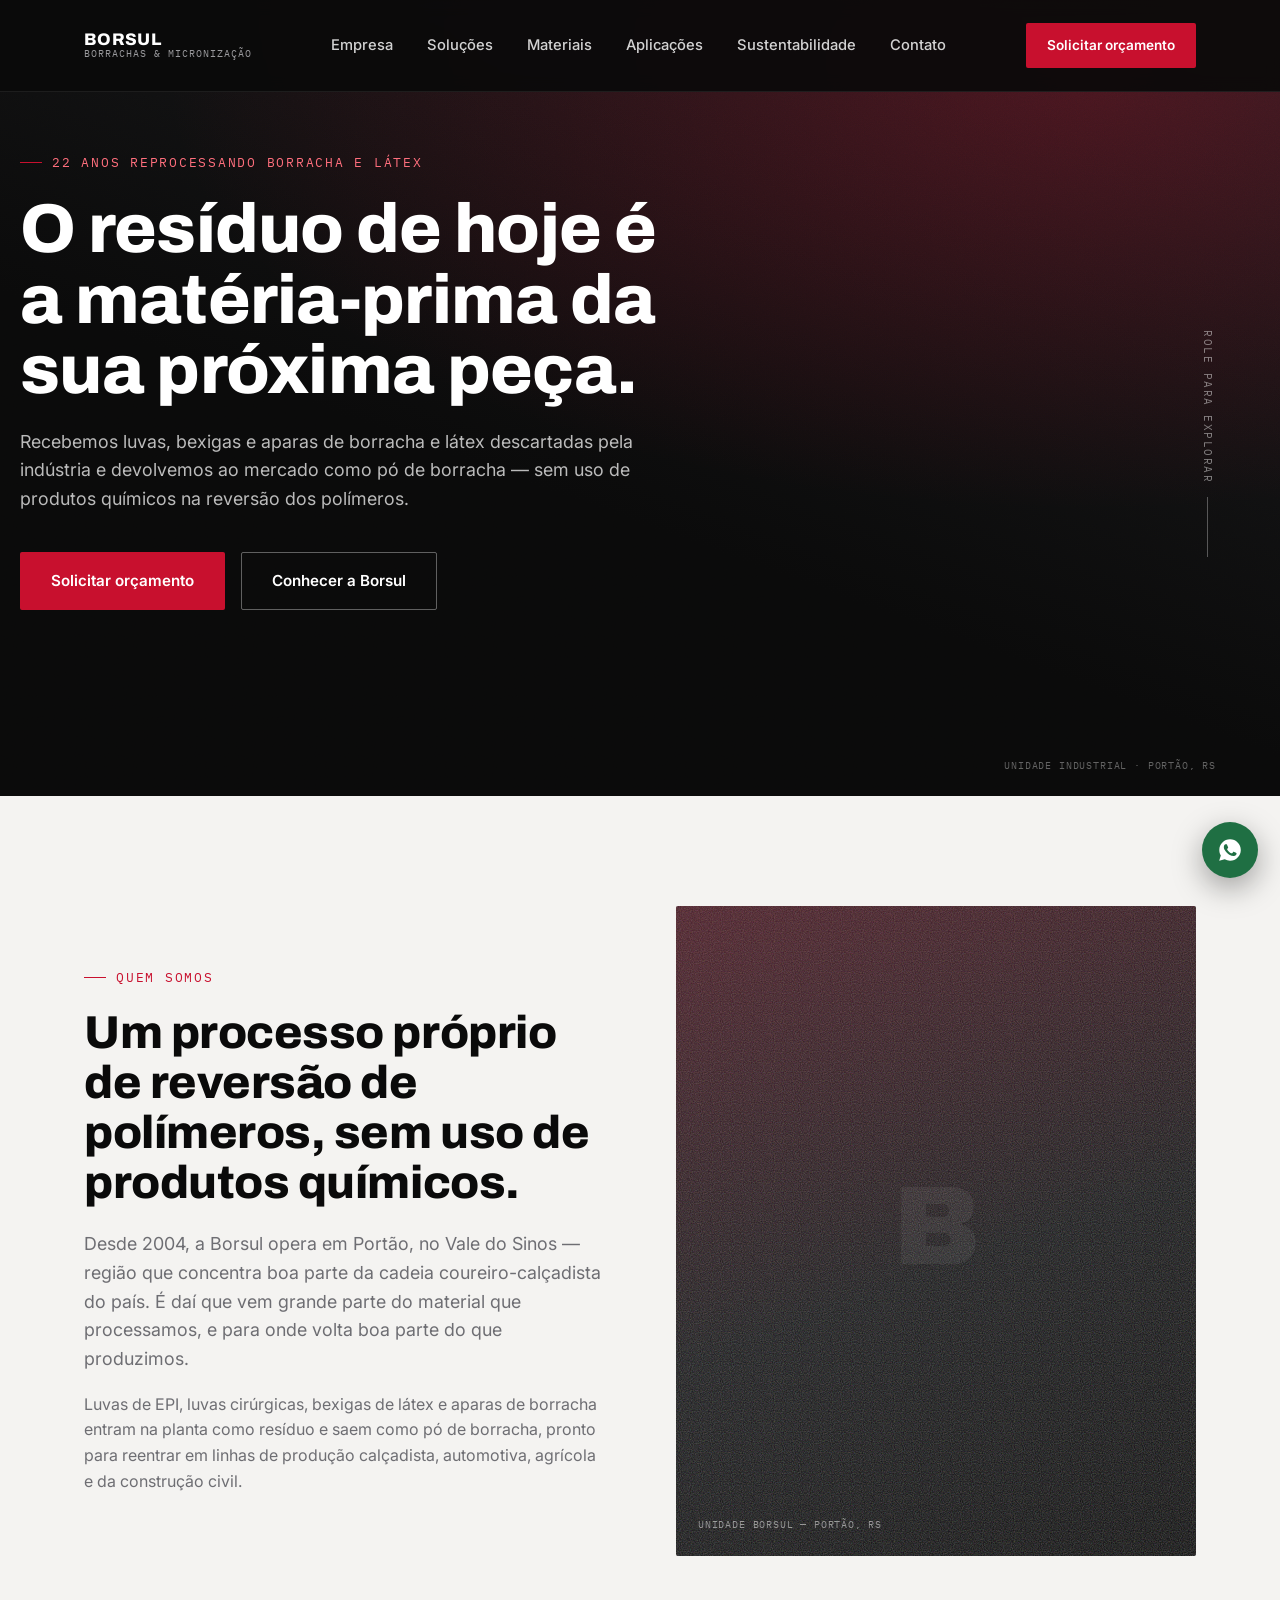
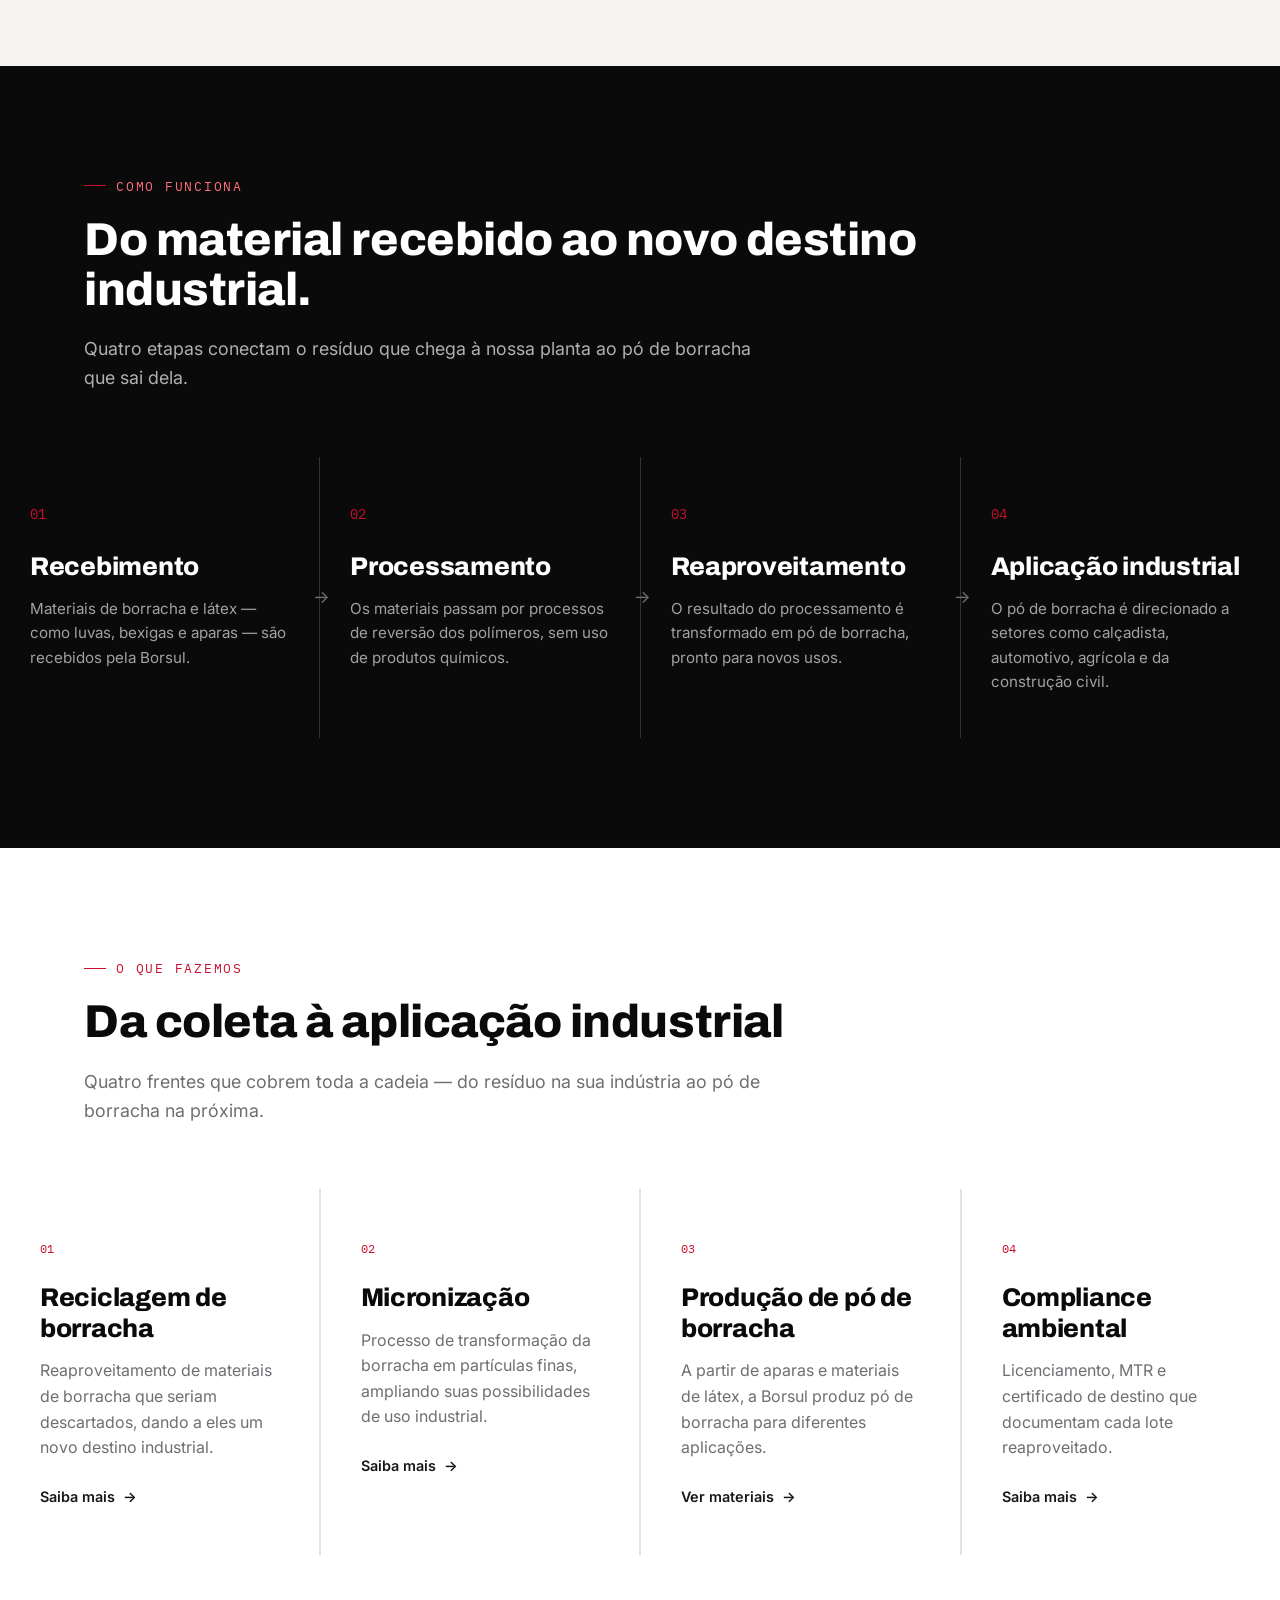
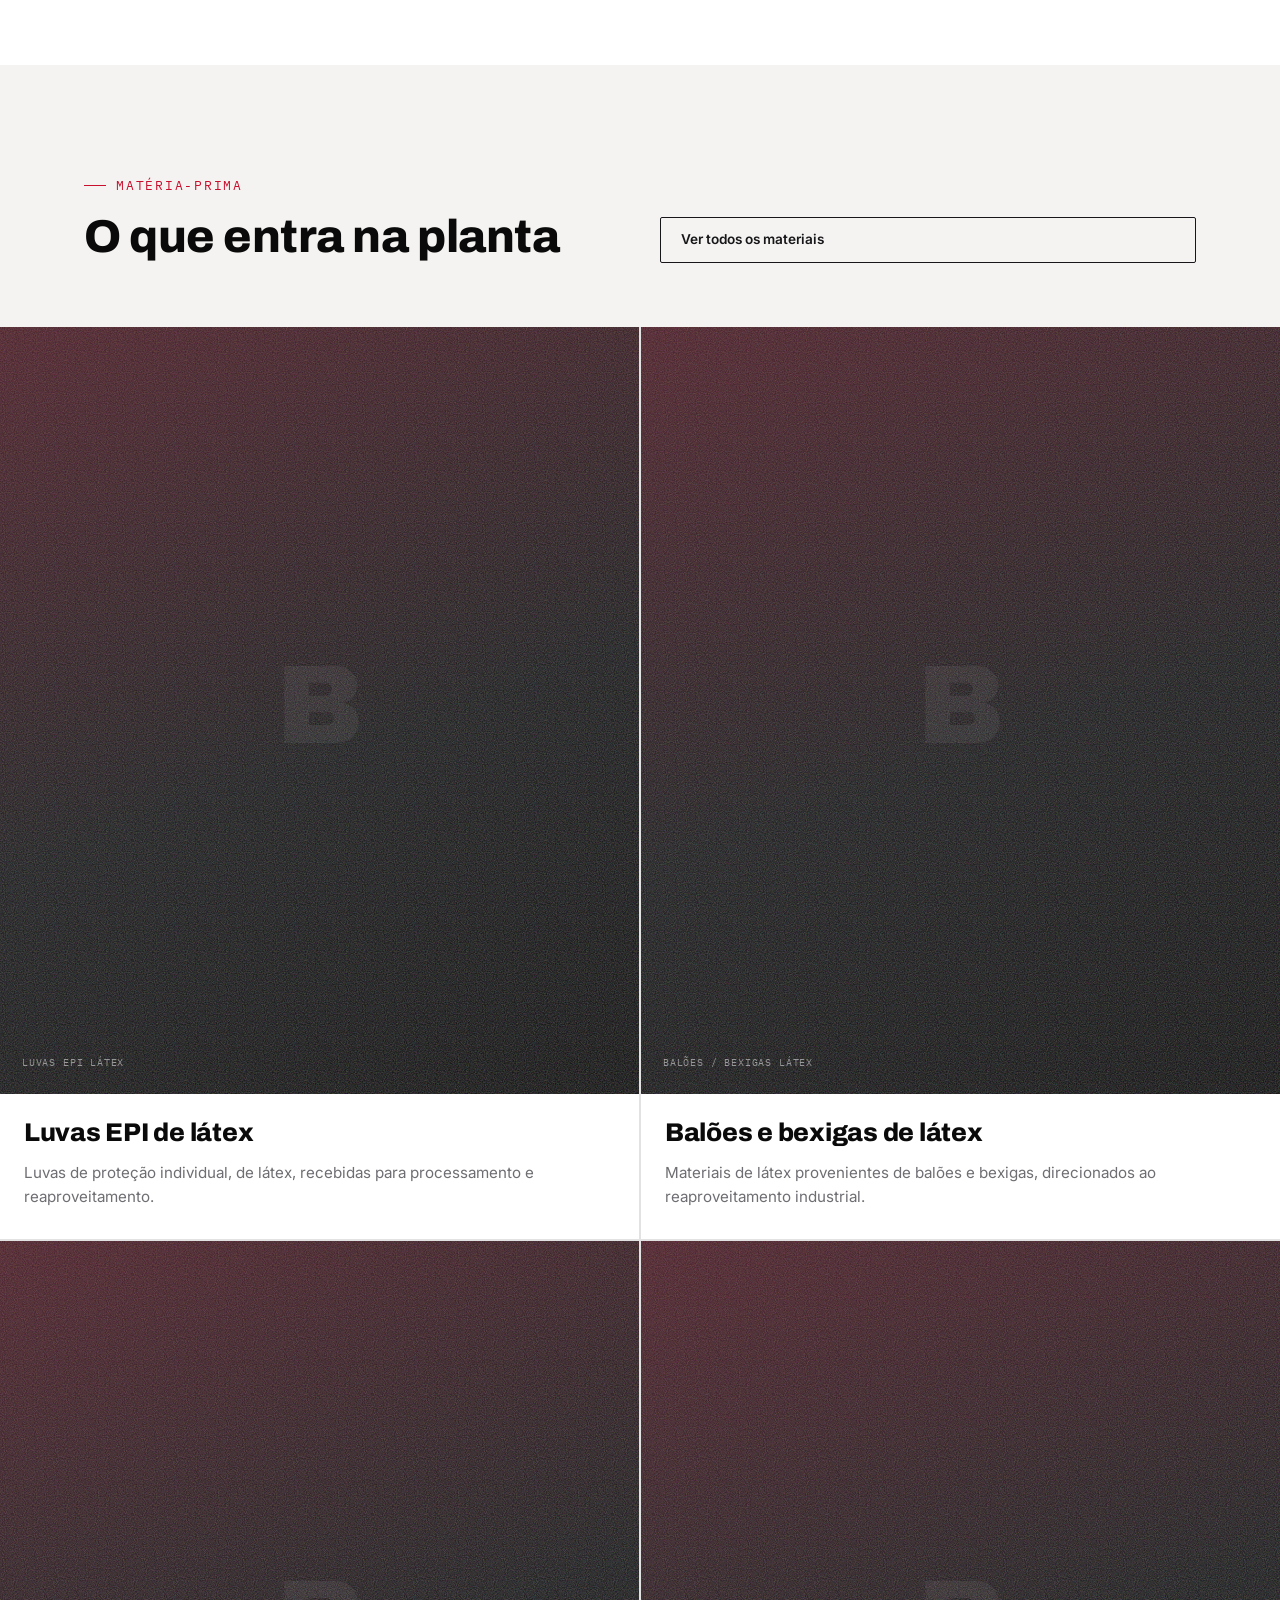
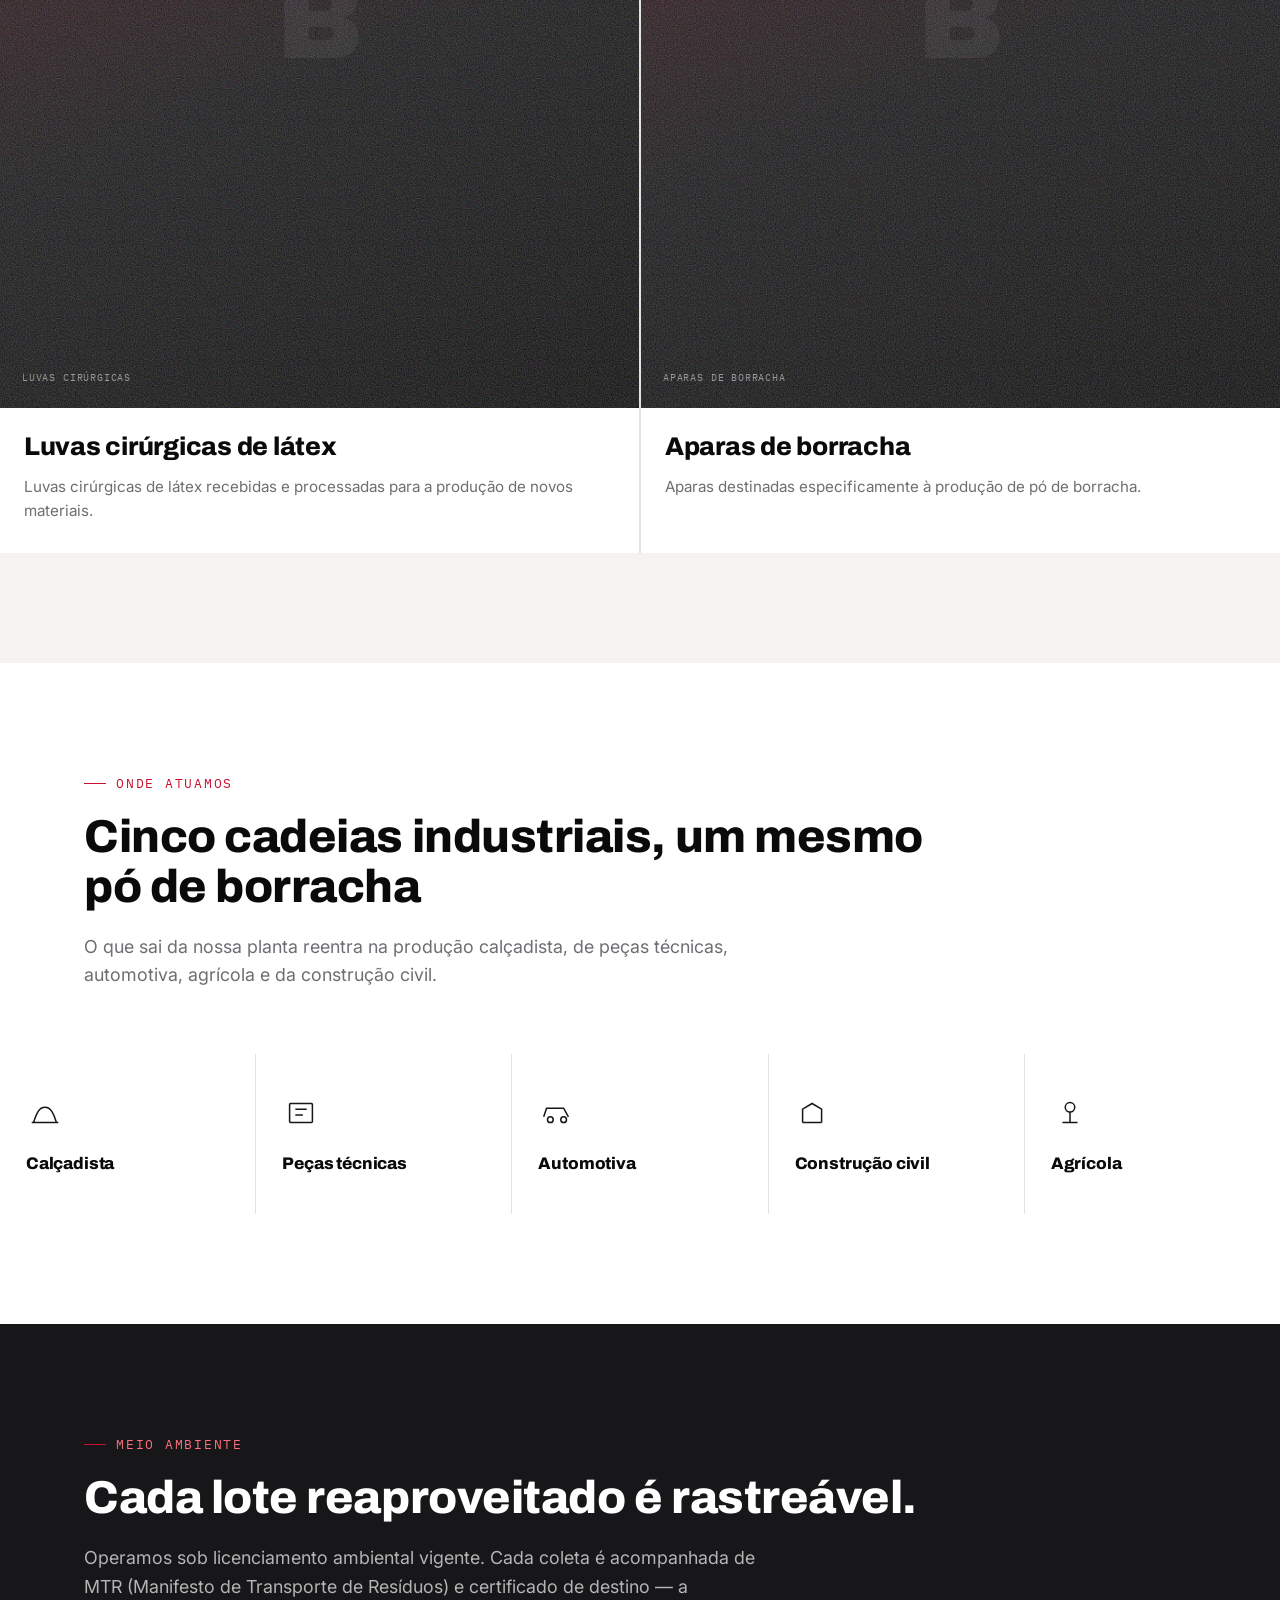
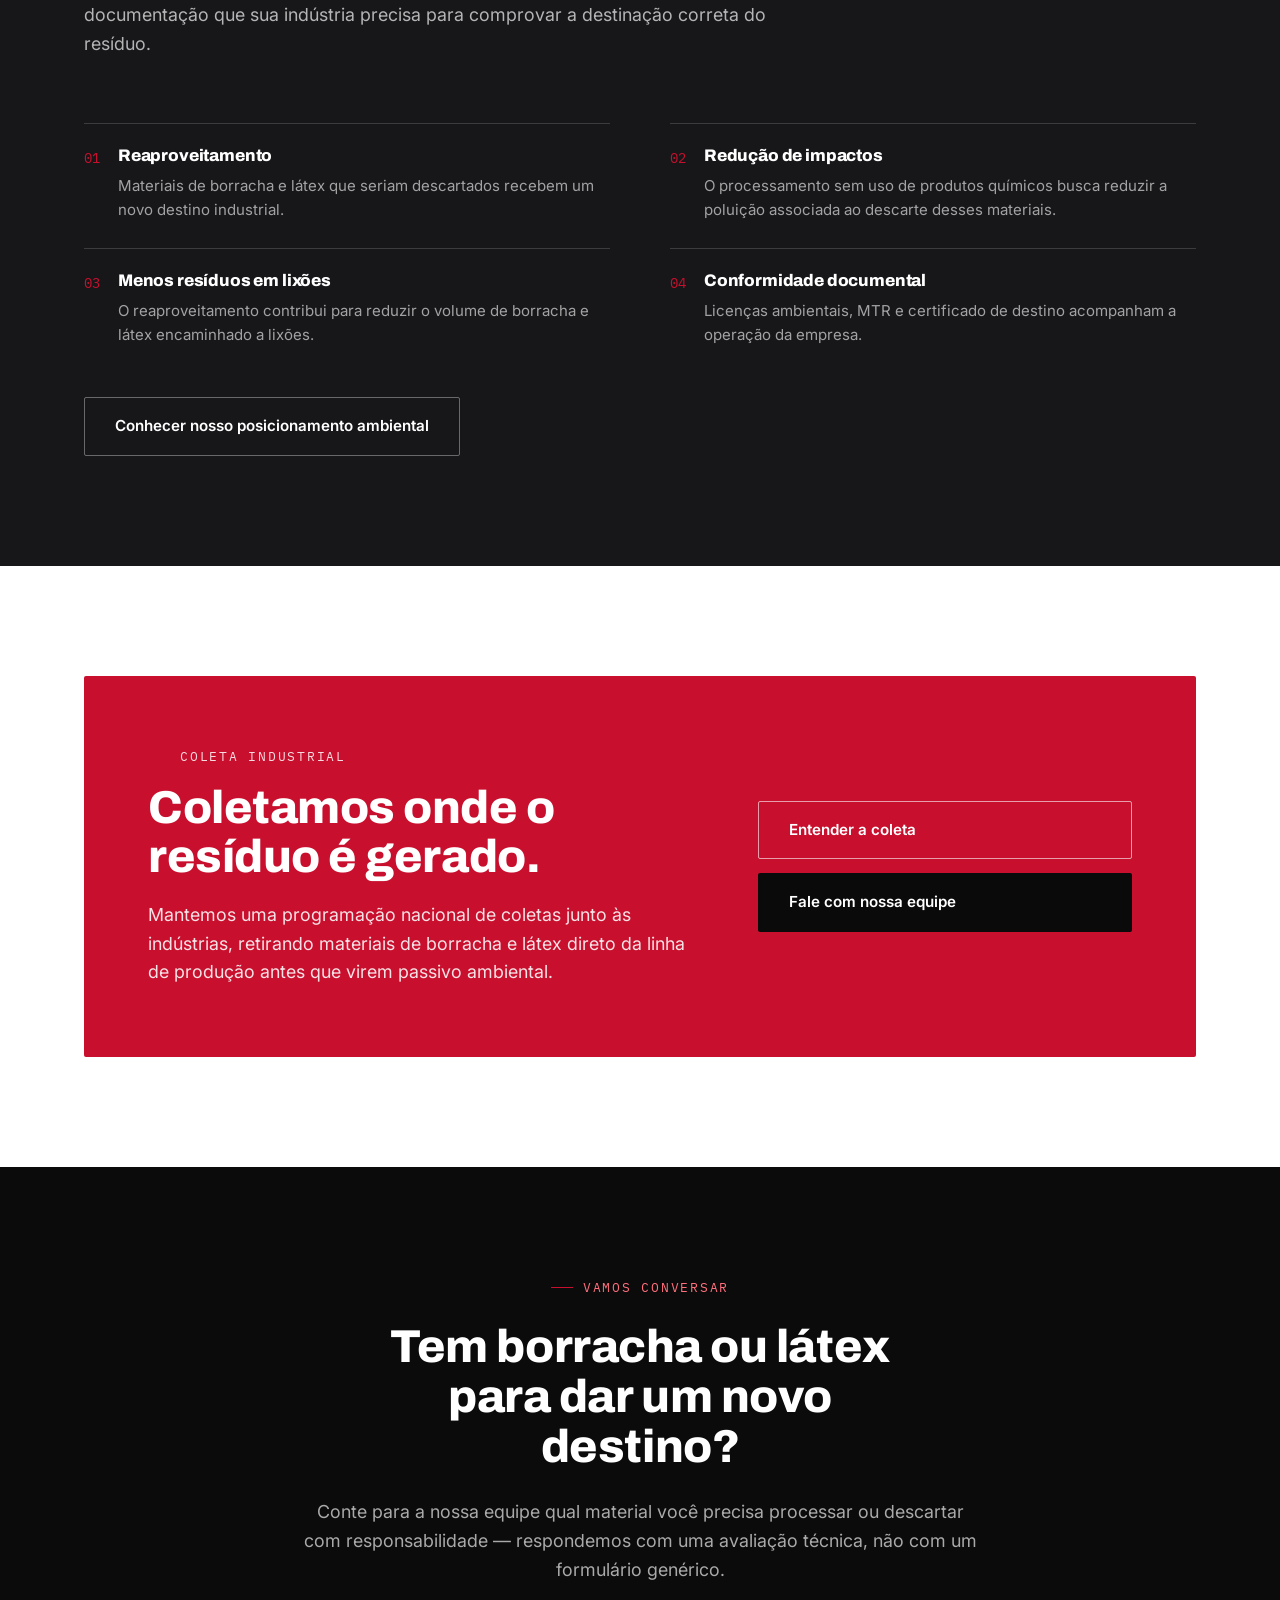
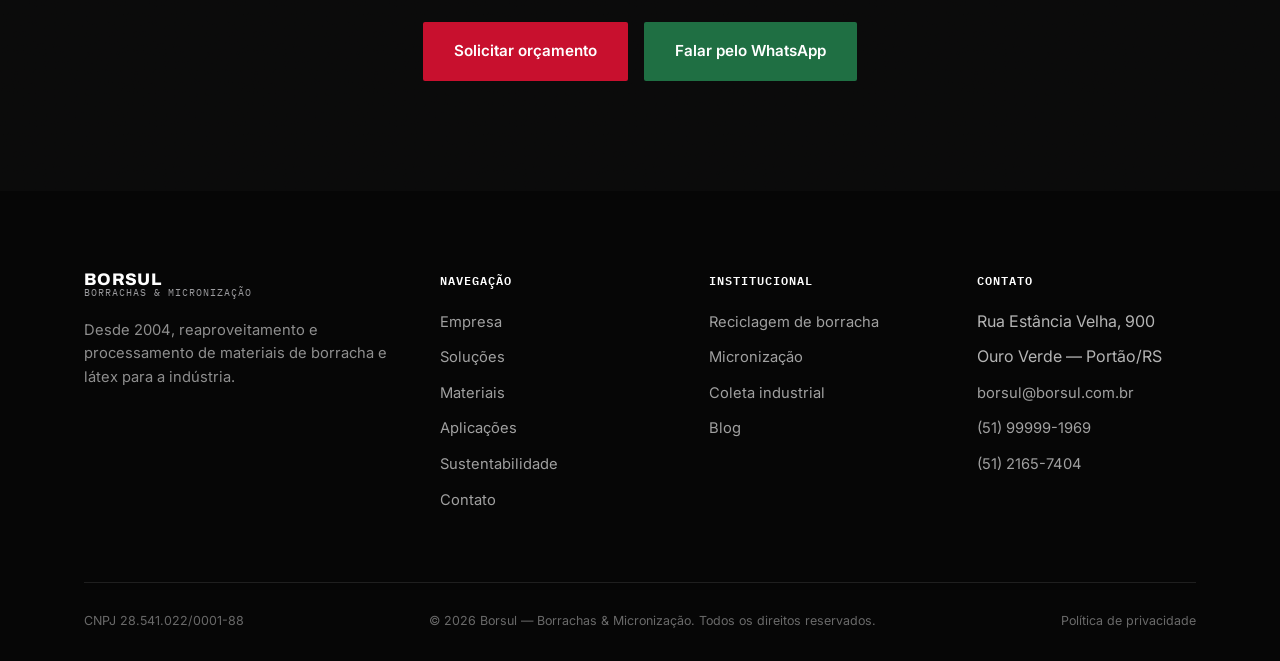
<file: index.html>
<!DOCTYPE html>
<html lang="pt-BR">
<head>
<meta charset="UTF-8">
<meta name="viewport" content="width=device-width, initial-scale=1.0">
<title>Borsul — Reciclagem e Micronização de Borracha para a Indústria</title>
<meta name="description" content="A Borsul atua desde 2004 no reaproveitamento e processamento de materiais de borracha e látex, produzindo pó de borracha para os setores calçadista, automotivo, agrícola e da construção civil.">
<link rel="canonical" href="https://www.borsul.com.br/">
<meta property="og:type" content="website">
<meta property="og:title" content="Borsul — Reciclagem e Micronização de Borracha para a Indústria">
<meta property="og:description" content="Reaproveitamento e processamento de materiais de borracha e látex desde 2004. Micronização, produção de pó de borracha e coleta industrial.">
<meta property="og:url" content="https://www.borsul.com.br/">
<meta property="og:locale" content="pt_BR">
<meta name="twitter:card" content="summary_large_image">
<meta name="twitter:title" content="Borsul — Reciclagem e Micronização de Borracha para a Indústria">
<meta name="twitter:description" content="Reaproveitamento e processamento de materiais de borracha e látex desde 2004.">
<link rel="preconnect" href="https://fonts.googleapis.com">
<link rel="preconnect" href="https://fonts.gstatic.com" crossorigin>
<link href="https://fonts.googleapis.com/css2?family=Archivo:wght@700;800;900&family=Inter:wght@400;500;600;700&family=IBM+Plex+Mono:wght@500;600&display=swap" rel="stylesheet">
<link rel="stylesheet" href="assets/css/style.css">
<script type="application/ld+json">
{
  "@context": "https://schema.org",
  "@type": "Organization",
  "name": "Borsul",
  "alternateName": "Borsul Borrachas & Micronização",
  "url": "https://www.borsul.com.br/",
  "logo": "https://www.borsul.com.br/assets/images/logo.png",
  "foundingDate": "2004",
  "email": "borsul@borsul.com.br",
  "telephone": ["+55-51-99999-1969", "+55-51-2165-7404"],
  "address": {
    "@type": "PostalAddress",
    "streetAddress": "Rua Estância Velha, 900, Ouro Verde",
    "addressLocality": "Portão",
    "addressRegion": "RS",
    "addressCountry": "BR"
  }
}
</script>
</head>
<body>

<header class="site-header">
  <div class="container">
    <a href="/" class="brand">
      <!-- Quando o logotipo oficial estiver disponível, substituir por:
           <img src="assets/images/logo.png" alt="Borsul – Borrachas & Micronização" class="brand-mark-img"> -->
      <span class="brand-name">
        <strong class="text-danger">BORSUL</strong>
        <span>borrachas &amp; micronização</span>
      </span>
    </a>
    <nav class="main-nav" aria-label="Navegação principal">
      <a href="empresa/" aria-current="false">Empresa</a>
      <a href="#solucoes">Soluções</a>
      <a href="materiais/">Materiais</a>
      <a href="aplicacoes/">Aplicações</a>
      <a href="sustentabilidade/">Sustentabilidade</a>
      <a href="contato/">Contato</a>
    </nav>
    <div class="header-actions">
      <a href="contato/" class="btn btn-primary btn-sm">Solicitar orçamento</a>
      <button class="hamburger" aria-label="Abrir menu" aria-expanded="false">
        <span></span><span></span><span></span>
      </button>
    </div>
  </div>
</header>

<nav class="mobile-nav" aria-label="Navegação mobile">
  <div class="container">
    <ul>
      <li><a href="empresa/">Empresa</a></li>
      <li><a href="#solucoes">Soluções</a></li>
      <li><a href="materiais/">Materiais</a></li>
      <li><a href="aplicacoes/">Aplicações</a></li>
      <li><a href="sustentabilidade/">Sustentabilidade</a></li>
      <li><a href="contato/">Contato</a></li>
    </ul>
    <a href="contato/" class="btn btn-primary">Solicitar orçamento</a>
  </div>
</nav>

<main id="main">

  <!-- 01 · HERO -->
  <section class="hero">
    <!-- Fotografia real da planta industrial de Portão/RS a inserir aqui (ver README) -->
    <div class="hero-media" aria-hidden="true">
      <span class="plate-tag">Unidade industrial · Portão, RS</span>
    </div>
    <div class="container hero-content">
      <span class="eyebrow on-dark">22 anos reprocessando borracha e látex</span>
      <h1>O resíduo de hoje é a matéria-prima da sua próxima peça.</h1>
      <p class="lede">Recebemos luvas, bexigas e aparas de borracha e látex descartadas pela indústria e devolvemos ao mercado como pó de borracha — sem uso de produtos químicos na reversão dos polímeros.</p>
      <div class="hero-actions">
        <a href="contato/" class="btn btn-primary">Solicitar orçamento</a>
        <a href="empresa/" class="btn btn-ghost-dark">Conhecer a Borsul</a>
      </div>
    </div>
    <span class="hero-scroll">Role para explorar</span>
  </section>

  <!-- 02 · APRESENTAÇÃO -->
  <section class="section-paper">
    <div class="container split reveal">
      <div class="split-text">
        <span class="eyebrow">Quem somos</span>
        <h2 style="margin-top:22px;">Um processo próprio de reversão de polímeros, sem uso de produtos químicos.</h2>
        <p class="lede">Desde 2004, a Borsul opera em Portão, no Vale do Sinos — região que concentra boa parte da cadeia coureiro-calçadista do país. É daí que vem grande parte do material que processamos, e para onde volta boa parte do que produzimos.</p>
        <p style="margin-top:18px; color:var(--gray-600);">Luvas de EPI, luvas cirúrgicas, bexigas de látex e aparas de borracha entram na planta como resíduo e saem como pó de borracha, pronto para reentrar em linhas de produção calçadista, automotiva, agrícola e da construção civil.</p>
      </div>
      <div class="split-media">
        <!-- Substituir por fotografia da planta / linha de produção (ver README §2) -->
        <div class="media-placeholder">
          <span class="placeholder-label">Unidade Borsul — Portão, RS</span>
        </div>
      </div>
    </div>
  </section>

  <!-- 03 · PROCESSO -->
  <section class="section-dark">
    <div class="container">
      <div class="section-head reveal">
        <span class="eyebrow on-dark">Como funciona</span>
        <h2>Do material recebido ao novo destino industrial.</h2>
        <p class="lede">Quatro etapas conectam o resíduo que chega à nossa planta ao pó de borracha que sai dela.</p>
      </div>
    </div>
    <div class="process-list reveal">
      <div class="process-step">
        <span class="step-index">01</span>
        <h3>Recebimento</h3>
        <p>Materiais de borracha e látex — como luvas, bexigas e aparas — são recebidos pela Borsul.</p>
      </div>
      <div class="process-step">
        <span class="step-index">02</span>
        <h3>Processamento</h3>
        <p>Os materiais passam por processos de reversão dos polímeros, sem uso de produtos químicos.</p>
      </div>
      <div class="process-step">
        <span class="step-index">03</span>
        <h3>Reaproveitamento</h3>
        <p>O resultado do processamento é transformado em pó de borracha, pronto para novos usos.</p>
      </div>
      <div class="process-step">
        <span class="step-index">04</span>
        <h3>Aplicação industrial</h3>
        <p>O pó de borracha é direcionado a setores como calçadista, automotivo, agrícola e da construção civil.</p>
      </div>
    </div>
  </section>

  <!-- 10 · SOLUÇÕES -->
  <section id="solucoes">
    <div class="container">
      <div class="section-head reveal">
        <span class="eyebrow">O que fazemos</span>
        <h2>Da coleta à aplicação industrial</h2>
        <p class="lede">Quatro frentes que cobrem toda a cadeia — do resíduo na sua indústria ao pó de borracha na próxima.</p>
      </div>
    </div>
    <div class="card-grid cols-4 reveal">
      <a href="reciclagem-de-borracha/" class="solution-card">
        <span class="num-tag">01</span>
        <h3>Reciclagem de borracha</h3>
        <p>Reaproveitamento de materiais de borracha que seriam descartados, dando a eles um novo destino industrial.</p>
        <span class="card-link">Saiba mais</span>
      </a>
      <a href="micronizacao-de-borracha/" class="solution-card">
        <span class="num-tag">02</span>
        <h3>Micronização</h3>
        <p>Processo de transformação da borracha em partículas finas, ampliando suas possibilidades de uso industrial.</p>
        <span class="card-link">Saiba mais</span>
      </a>
      <a href="materiais/" class="solution-card">
        <span class="num-tag">03</span>
        <h3>Produção de pó de borracha</h3>
        <p>A partir de aparas e materiais de látex, a Borsul produz pó de borracha para diferentes aplicações.</p>
        <span class="card-link">Ver materiais</span>
      </a>
      <a href="sustentabilidade/" class="solution-card">
        <span class="num-tag">04</span>
        <h3>Compliance ambiental</h3>
        <p>Licenciamento, MTR e certificado de destino que documentam cada lote reaproveitado.</p>
        <span class="card-link">Saiba mais</span>
      </a>
    </div>
  </section>

  <!-- 11 · MATERIAIS -->
  <section class="section-paper">
    <div class="container">
      <div class="section-head split reveal">
        <div>
          <span class="eyebrow">Matéria-prima</span>
          <h2 style="margin-top:18px;">O que entra na planta</h2>
        </div>
        <a href="materiais/" class="btn btn-ghost-light btn-sm">Ver todos os materiais</a>
      </div>
    </div>
    <div class="card-grid reveal">
      <div class="material-card">
        <div class="material-media"><div class="media-placeholder"><span class="placeholder-label">Luvas EPI látex</span></div></div>
        <h3>Luvas EPI de látex</h3>
        <p>Luvas de proteção individual, de látex, recebidas para processamento e reaproveitamento.</p>
      </div>
      <div class="material-card">
        <div class="material-media"><div class="media-placeholder"><span class="placeholder-label">Balões / bexigas látex</span></div></div>
        <h3>Balões e bexigas de látex</h3>
        <p>Materiais de látex provenientes de balões e bexigas, direcionados ao reaproveitamento industrial.</p>
      </div>
      <div class="material-card">
        <div class="material-media"><div class="media-placeholder"><span class="placeholder-label">Luvas cirúrgicas</span></div></div>
        <h3>Luvas cirúrgicas de látex</h3>
        <p>Luvas cirúrgicas de látex recebidas e processadas para a produção de novos materiais.</p>
      </div>
      <div class="material-card">
        <div class="material-media"><div class="media-placeholder"><span class="placeholder-label">Aparas de borracha</span></div></div>
        <h3>Aparas de borracha</h3>
        <p>Aparas destinadas especificamente à produção de pó de borracha.</p>
      </div>
    </div>
  </section>

  <!-- 12 · ÁREAS DE ATUAÇÃO -->
  <section>
    <div class="container">
      <div class="section-head reveal">
        <span class="eyebrow">Onde atuamos</span>
        <h2>Cinco cadeias industriais, um mesmo pó de borracha</h2>
        <p class="lede">O que sai da nossa planta reentra na produção calçadista, de peças técnicas, automotiva, agrícola e da construção civil.</p>
      </div>
    </div>
    <div class="industry-grid reveal">
      <a href="aplicacoes/" class="industry-tile">
        <svg class="tile-icon" viewBox="0 0 40 40" fill="none" stroke="currentColor" stroke-width="1.6"><path d="M8 30c3-10 6-16 12-16s9 6 12 16"/><path d="M6 30h28"/></svg>
        <h3>Calçadista</h3>
      </a>
      <a href="aplicacoes/" class="industry-tile">
        <svg class="tile-icon" viewBox="0 0 40 40" fill="none" stroke="currentColor" stroke-width="1.6"><rect x="8" y="10" width="24" height="20" rx="1"/><path d="M14 16h12M14 22h8"/></svg>
        <h3>Peças técnicas</h3>
      </a>
      <a href="aplicacoes/" class="industry-tile">
        <svg class="tile-icon" viewBox="0 0 40 40" fill="none" stroke="currentColor" stroke-width="1.6"><path d="M6 24l3-9h18l5 9"/><circle cx="13" cy="27" r="3"/><circle cx="27" cy="27" r="3"/></svg>
        <h3>Automotiva</h3>
      </a>
      <a href="aplicacoes/" class="industry-tile">
        <svg class="tile-icon" viewBox="0 0 40 40" fill="none" stroke="currentColor" stroke-width="1.6"><path d="M8 30V16l10-6 10 6v14"/><path d="M8 30h20"/></svg>
        <h3>Construção civil</h3>
      </a>
      <a href="aplicacoes/" class="industry-tile">
        <svg class="tile-icon" viewBox="0 0 40 40" fill="none" stroke="currentColor" stroke-width="1.6"><circle cx="20" cy="14" r="5"/><path d="M20 19v11M12 30h16"/></svg>
        <h3>Agrícola</h3>
      </a>
    </div>
  </section>

  <!-- 13 · SUSTENTABILIDADE -->
  <section class="section-graphite">
    <div class="container">
      <div class="section-head reveal">
        <span class="eyebrow on-dark">Meio ambiente</span>
        <h2>Cada lote reaproveitado é rastreável.</h2>
        <p class="lede">Operamos sob licenciamento ambiental vigente. Cada coleta é acompanhada de MTR (Manifesto de Transporte de Resíduos) e certificado de destino — a documentação que sua indústria precisa para comprovar a destinação correta do resíduo.</p>
      </div>
      <div class="sustain-points reveal">
        <div class="sustain-point">
          <span class="p-index">01</span>
          <div><h3>Reaproveitamento</h3><p>Materiais de borracha e látex que seriam descartados recebem um novo destino industrial.</p></div>
        </div>
        <div class="sustain-point">
          <span class="p-index">02</span>
          <div><h3>Redução de impactos</h3><p>O processamento sem uso de produtos químicos busca reduzir a poluição associada ao descarte desses materiais.</p></div>
        </div>
        <div class="sustain-point">
          <span class="p-index">03</span>
          <div><h3>Menos resíduos em lixões</h3><p>O reaproveitamento contribui para reduzir o volume de borracha e látex encaminhado a lixões.</p></div>
        </div>
        <div class="sustain-point">
          <span class="p-index">04</span>
          <div><h3>Conformidade documental</h3><p>Licenças ambientais, MTR e certificado de destino acompanham a operação da empresa.</p></div>
        </div>
      </div>
      <a href="sustentabilidade/" class="btn btn-ghost-dark reveal" style="margin-top:50px;">Conhecer nosso posicionamento ambiental</a>
    </div>
  </section>

  <!-- 14 · COLETA -->
  <section>
    <div class="container">
      <div class="collect-panel reveal">
        <div>
          <span class="eyebrow" style="color:rgba(255,255,255,.85);">Coleta industrial</span>
          <h2 style="margin-top:18px;">Coletamos onde o resíduo é gerado.</h2>
          <p class="lede" style="margin-top:18px;">Mantemos uma programação nacional de coletas junto às indústrias, retirando materiais de borracha e látex direto da linha de produção antes que virem passivo ambiental.</p>
        </div>
        <div class="collect-actions">
          <a href="coleta/" class="btn btn-ghost-dark">Entender a coleta</a>
          <a href="contato/" class="btn" style="background:#0a0a0a;color:#fff;">Fale com nossa equipe</a>
        </div>
      </div>
    </div>
  </section>

  <!-- 15 · CTA FINAL -->
  <section class="final-cta">
    <div class="container">
      <span class="eyebrow on-dark">Vamos conversar</span>
      <h2>Tem borracha ou látex para dar um novo destino?</h2>
      <p class="lede" style="color:rgba(255,255,255,.65);">Conte para a nossa equipe qual material você precisa processar ou descartar com responsabilidade — respondemos com uma avaliação técnica, não com um formulário genérico.</p>
      <div class="final-cta-actions">
        <a href="contato/" class="btn btn-primary">Solicitar orçamento</a>
        <a href="https://wa.me/5551999991969" class="btn btn-whatsapp" target="_blank" rel="noopener">Falar pelo WhatsApp</a>
      </div>
    </div>
  </section>

</main>

<footer class="site-footer">
  <div class="container">
    <div class="footer-top">
      <div class="footer-brand">
        <div class="brand-name"><strong>BORSUL</strong><span>borrachas &amp; micronização</span></div>
        <p>Desde 2004, reaproveitamento e processamento de materiais de borracha e látex para a indústria.</p>
      </div>
      <div class="footer-col">
        <h4>Navegação</h4>
        <ul>
          <li><a href="empresa/">Empresa</a></li>
          <li><a href="#solucoes">Soluções</a></li>
          <li><a href="materiais/">Materiais</a></li>
          <li><a href="aplicacoes/">Aplicações</a></li>
          <li><a href="sustentabilidade/">Sustentabilidade</a></li>
          <li><a href="contato/">Contato</a></li>
        </ul>
      </div>
      <div class="footer-col">
        <h4>Institucional</h4>
        <ul>
          <li><a href="reciclagem-de-borracha/">Reciclagem de borracha</a></li>
          <li><a href="micronizacao-de-borracha/">Micronização</a></li>
          <li><a href="coleta/">Coleta industrial</a></li>
          <li><a href="blog/">Blog</a></li>
        </ul>
      </div>
      <div class="footer-col">
        <h4>Contato</h4>
        <ul>
          <li>Rua Estância Velha, 900</li>
          <li>Ouro Verde — Portão/RS</li>
          <li><a href="mailto:borsul@borsul.com.br">borsul@borsul.com.br</a></li>
          <li><a href="tel:+555199991969">(51) 99999-1969</a></li>
          <li><a href="tel:+555121657404">(51) 2165-7404</a></li>
        </ul>
      </div>
    </div>
    <div class="footer-bottom">
      <span>CNPJ 28.541.022/0001-88</span>
      <span>© 2026 Borsul — Borrachas &amp; Micronização. Todos os direitos reservados.</span>
      <a href="contato/">Política de privacidade</a>
    </div>
  </div>
</footer>

<a href="https://wa.me/5551999991969" class="wa-float" aria-label="Falar no WhatsApp" target="_blank" rel="noopener">
  <svg width="26" height="26" viewBox="0 0 24 24" fill="currentColor"><path d="M12.04 2C6.58 2 2.13 6.45 2.13 11.91c0 1.87.5 3.62 1.4 5.13L2 22l5.13-1.5a9.85 9.85 0 0 0 4.91 1.32h.01c5.46 0 9.91-4.45 9.91-9.91C21.96 6.45 17.51 2 12.04 2Zm5.79 14.06c-.24.68-1.4 1.32-1.93 1.4-.5.08-1.13.11-1.82-.12-.42-.13-.96-.31-1.65-.6-2.9-1.25-4.8-4.16-4.94-4.35-.14-.19-1.18-1.57-1.18-3 0-1.42.75-2.12 1.02-2.41.26-.28.57-.35.76-.35h.55c.18 0 .42-.03.65.5.26.6.87 2.07.95 2.22.08.15.13.33.02.53-.1.2-.15.32-.3.49-.15.17-.31.38-.44.51-.15.15-.3.31-.13.6.17.3.76 1.25 1.63 2.03 1.12.99 2.06 1.3 2.36 1.45.29.15.46.13.63-.06.17-.19.72-.83.91-1.11.19-.29.38-.24.63-.14.26.1 1.63.77 1.91.91.29.14.48.21.55.33.07.12.07.68-.17 1.36Z"/></svg>
</a>

<script src="assets/js/main.js"></script>
</body>
</html>
</file>
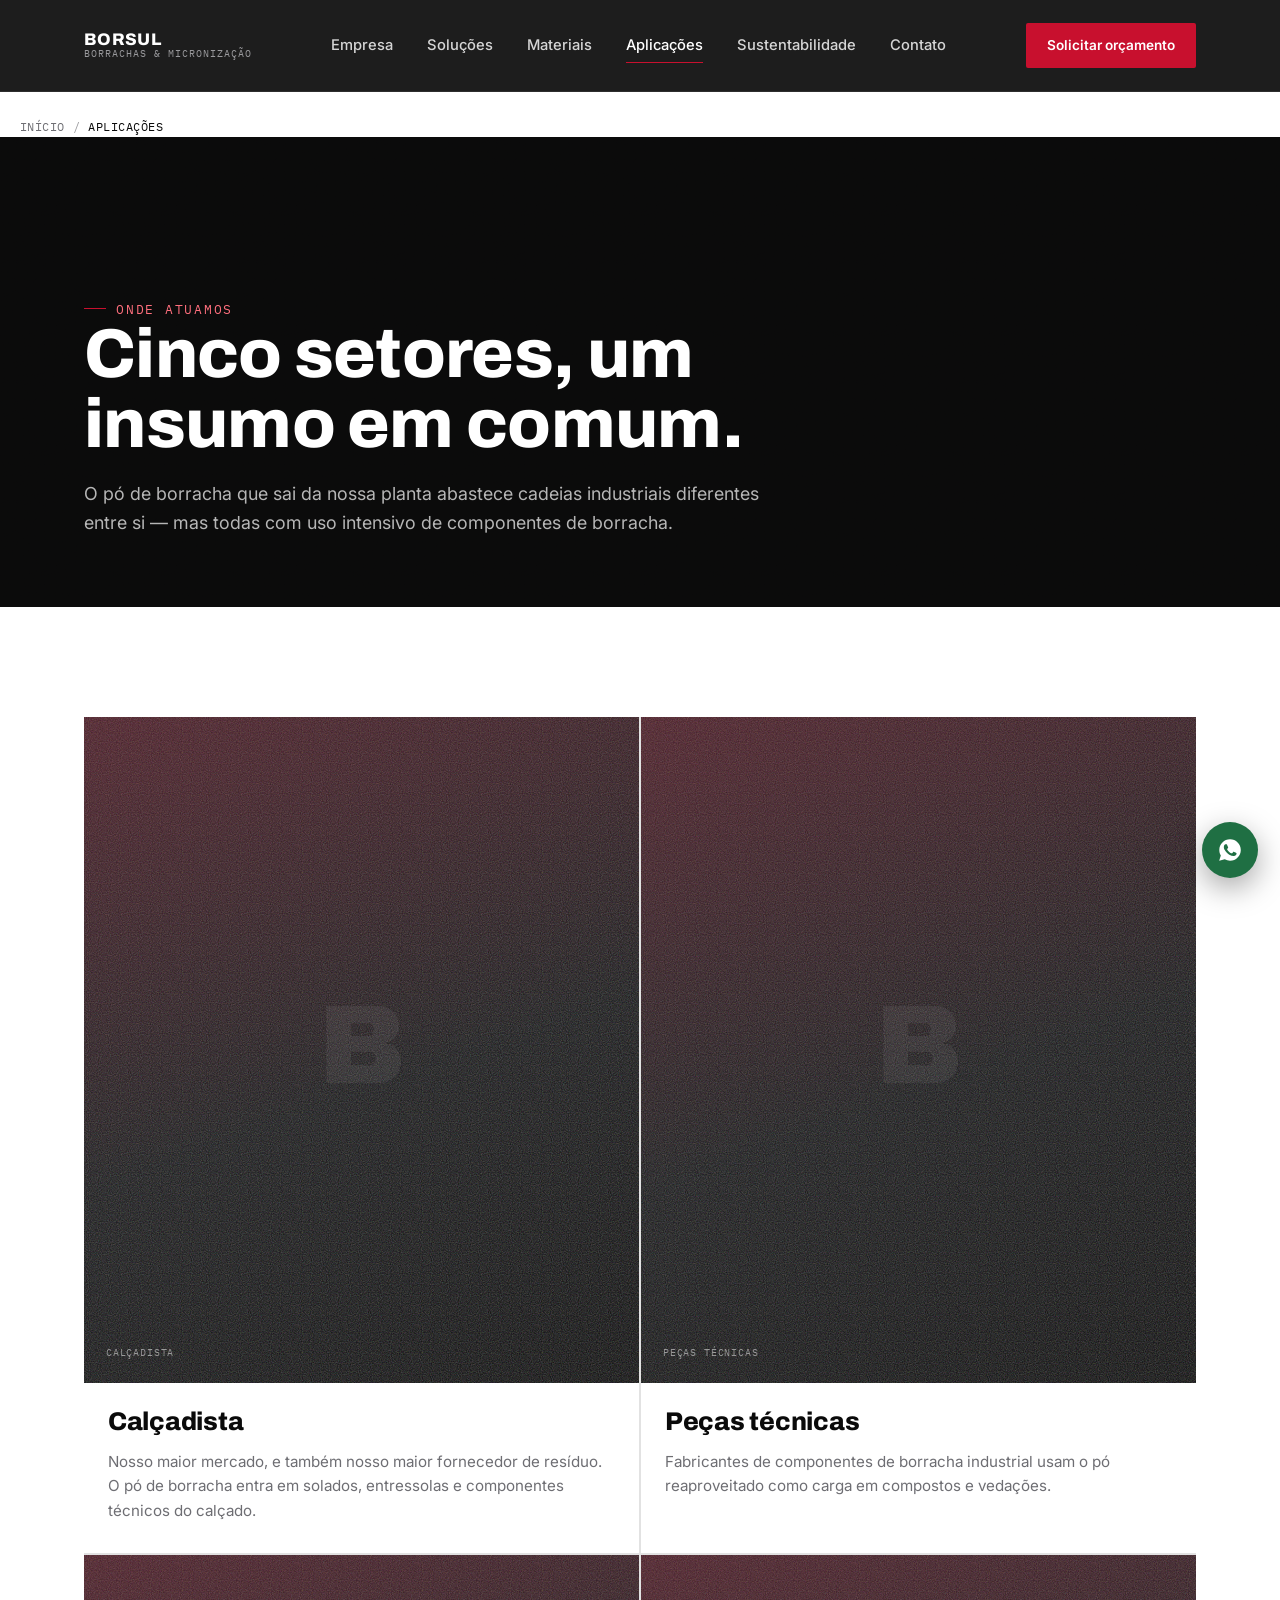
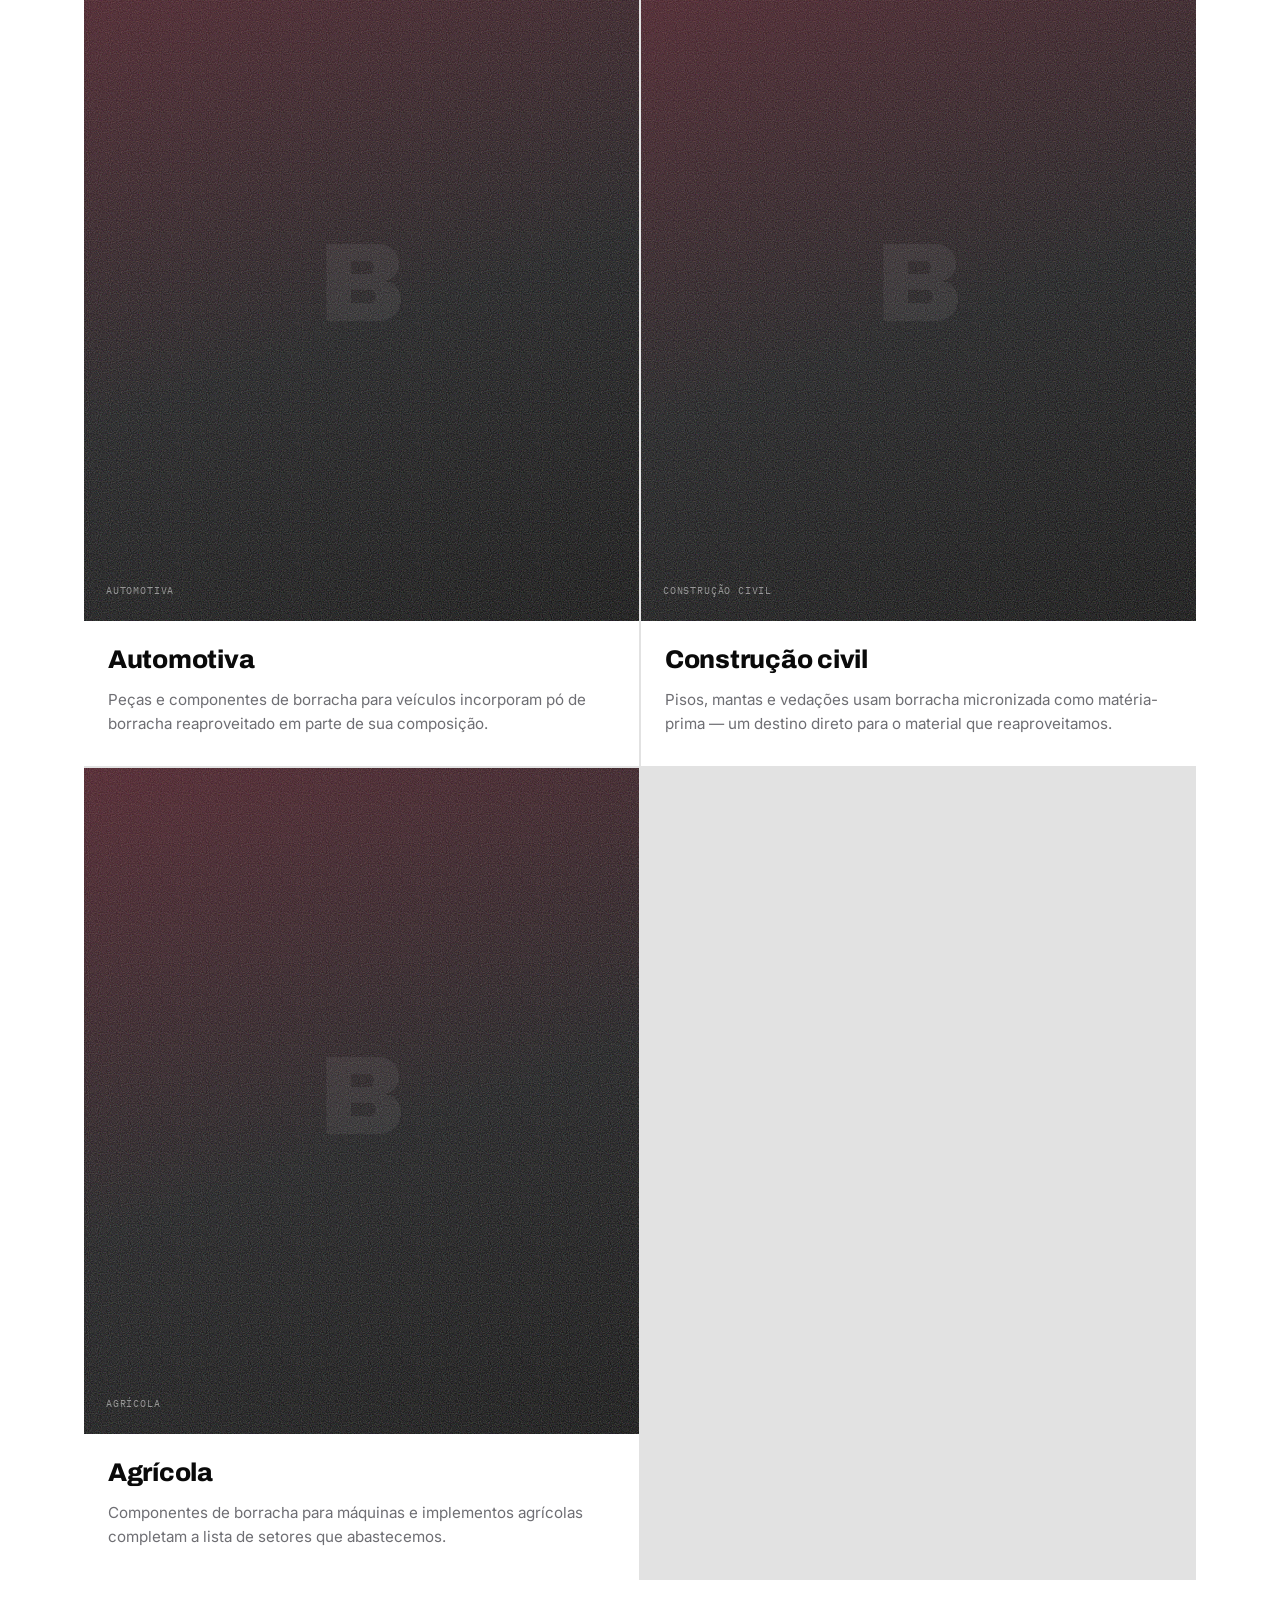
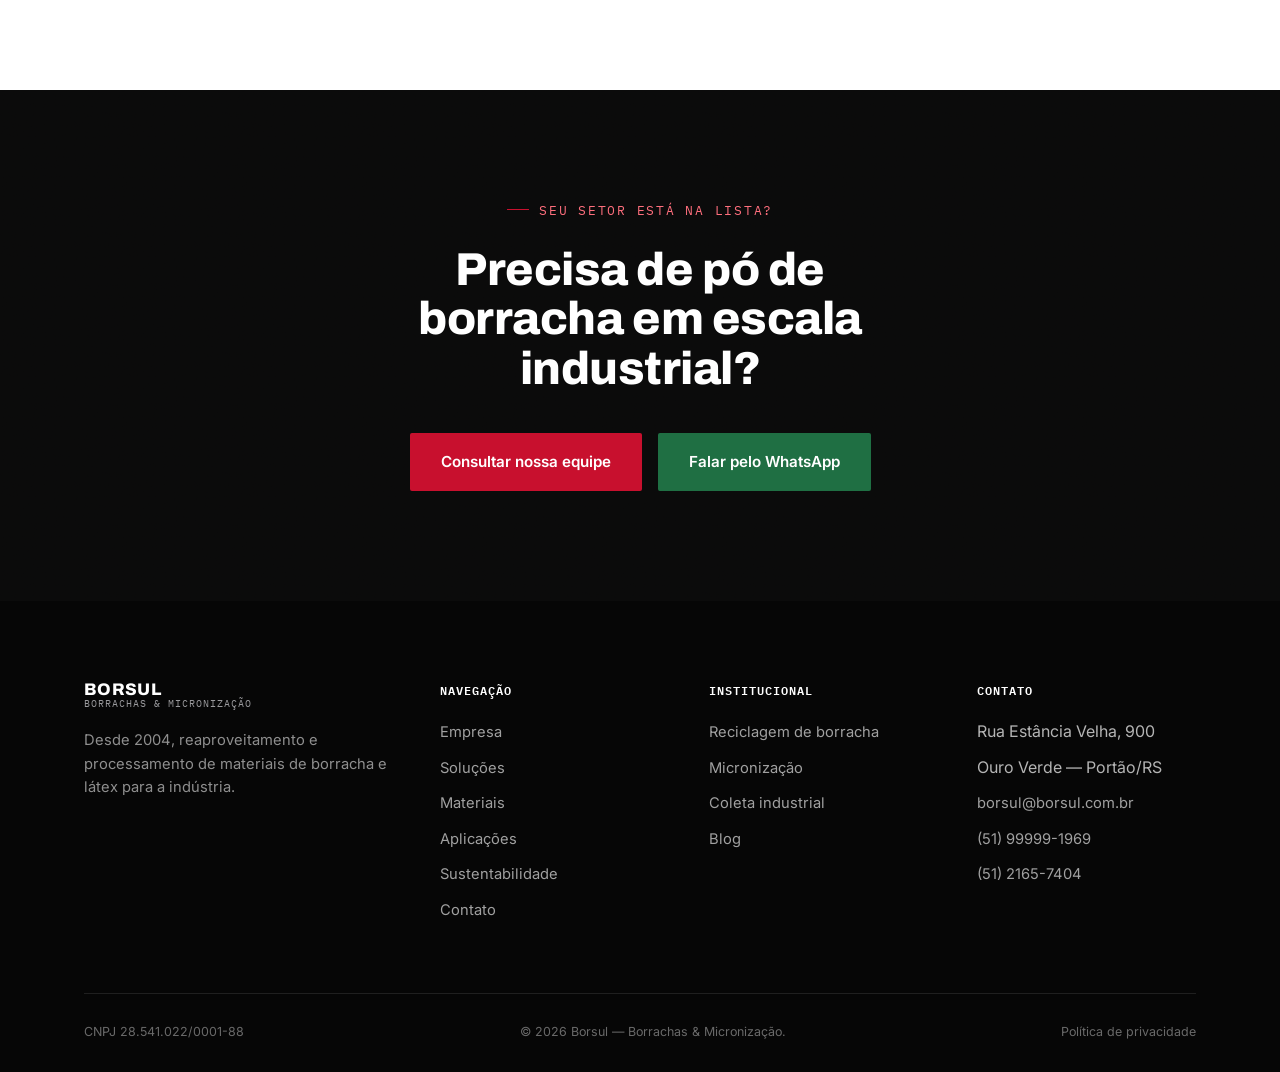
<file: aplicacoes/index.html>
<!DOCTYPE html>
<html lang="pt-BR">
<head>
<meta charset="UTF-8">
<meta name="viewport" content="width=device-width, initial-scale=1.0">
<title>Aplicações do Pó de Borracha na Indústria — Borsul</title>
<meta name="description" content="O pó de borracha produzido pela Borsul é direcionado às indústrias calçadista, de peças técnicas, automotiva, de construção civil e agrícola.">
<link rel="canonical" href="https://www.borsul.com.br/aplicacoes/">
<meta property="og:type" content="website">
<meta property="og:title" content="Aplicações do Pó de Borracha na Indústria — Borsul">
<meta property="og:description" content="Setores atendidos pela Borsul com pó de borracha proveniente do reaproveitamento de látex e borracha.">
<meta property="og:url" content="https://www.borsul.com.br/aplicacoes/">
<meta property="og:locale" content="pt_BR">
<meta name="twitter:card" content="summary_large_image">
<link href="https://fonts.googleapis.com/css2?family=Archivo:wght@700;800;900&family=Inter:wght@400;500;600;700&family=IBM+Plex+Mono:wght@500;600&display=swap" rel="stylesheet">
<link rel="stylesheet" href="../assets/css/style.css">
<script type="application/ld+json">
{
  "@context": "https://schema.org",
  "@type": "BreadcrumbList",
  "itemListElement": [
    {"@type":"ListItem","position":1,"name":"Início","item":"https://www.borsul.com.br/"},
    {"@type":"ListItem","position":2,"name":"Aplicações","item":"https://www.borsul.com.br/aplicacoes/"}
  ]
}
</script>
</head>
<body>

<header class="site-header">
  <div class="container">
    <a href="../" class="brand">
      <!-- Quando o logotipo oficial estiver disponível, substituir por:
           <img src="../assets/images/logo.png" alt="Borsul – Borrachas & Micronização" class="brand-mark-img"> -->
      <span class="brand-name"><strong>BORSUL</strong><span>borrachas &amp; micronização</span></span>
    </a>
    <nav class="main-nav" aria-label="Navegação principal">
      <a href="../empresa/">Empresa</a>
      <a href="../#solucoes">Soluções</a>
      <a href="../materiais/">Materiais</a>
      <a href="./" aria-current="page">Aplicações</a>
      <a href="../sustentabilidade/">Sustentabilidade</a>
      <a href="../contato/">Contato</a>
    </nav>
    <div class="header-actions">
      <a href="../contato/" class="btn btn-primary btn-sm">Solicitar orçamento</a>
      <button class="hamburger" aria-label="Abrir menu" aria-expanded="false"><span></span><span></span><span></span></button>
    </div>
  </div>
</header>

<nav class="mobile-nav" aria-label="Navegação mobile">
  <div class="container">
    <ul>
      <li><a href="../empresa/">Empresa</a></li>
      <li><a href="../#solucoes">Soluções</a></li>
      <li><a href="../materiais/">Materiais</a></li>
      <li><a href="./">Aplicações</a></li>
      <li><a href="../sustentabilidade/">Sustentabilidade</a></li>
      <li><a href="../contato/">Contato</a></li>
    </ul>
    <a href="../contato/" class="btn btn-primary">Solicitar orçamento</a>
  </div>
</nav>

<main id="main">

  <div class="container breadcrumb">
    <a href="../">Início</a><span class="sep">/</span><span aria-current="page">Aplicações</span>
  </div>

  <section class="page-hero">
    <div class="container">
      <span class="eyebrow on-dark">Onde atuamos</span>
      <h1>Cinco setores, um insumo em comum.</h1>
      <p class="lede">O pó de borracha que sai da nossa planta abastece cadeias industriais diferentes entre si — mas todas com uso intensivo de componentes de borracha.</p>
    </div>
  </section>

  <section>
    <div class="container">
      <div class="card-grid reveal">
        <div class="material-card">
          <div class="material-media"><div class="media-placeholder"><span class="placeholder-label">Calçadista</span></div></div>
          <h3>Calçadista</h3>
          <p>Nosso maior mercado, e também nosso maior fornecedor de resíduo. O pó de borracha entra em solados, entressolas e componentes técnicos do calçado.</p>
        </div>
        <div class="material-card">
          <div class="material-media"><div class="media-placeholder"><span class="placeholder-label">Peças técnicas</span></div></div>
          <h3>Peças técnicas</h3>
          <p>Fabricantes de componentes de borracha industrial usam o pó reaproveitado como carga em compostos e vedações.</p>
        </div>
        <div class="material-card">
          <div class="material-media"><div class="media-placeholder"><span class="placeholder-label">Automotiva</span></div></div>
          <h3>Automotiva</h3>
          <p>Peças e componentes de borracha para veículos incorporam pó de borracha reaproveitado em parte de sua composição.</p>
        </div>
        <div class="material-card">
          <div class="material-media"><div class="media-placeholder"><span class="placeholder-label">Construção civil</span></div></div>
          <h3>Construção civil</h3>
          <p>Pisos, mantas e vedações usam borracha micronizada como matéria-prima — um destino direto para o material que reaproveitamos.</p>
        </div>
        <div class="material-card">
          <div class="material-media"><div class="media-placeholder"><span class="placeholder-label">Agrícola</span></div></div>
          <h3>Agrícola</h3>
          <p>Componentes de borracha para máquinas e implementos agrícolas completam a lista de setores que abastecemos.</p>
        </div>
      </div>
    </div>
  </section>

  <section class="final-cta">
    <div class="container">
      <span class="eyebrow on-dark">Seu setor está na lista?</span>
      <h2>Precisa de pó de borracha em escala industrial?</h2>
      <div class="final-cta-actions">
        <a href="../contato/" class="btn btn-primary">Consultar nossa equipe</a>
        <a href="https://wa.me/5551999991969" class="btn btn-whatsapp" target="_blank" rel="noopener">Falar pelo WhatsApp</a>
      </div>
    </div>
  </section>

</main>

<footer class="site-footer">
  <div class="container">
    <div class="footer-top">
      <div class="footer-brand">
        <div class="brand-name"><strong>BORSUL</strong><span>borrachas &amp; micronização</span></div>
        <p>Desde 2004, reaproveitamento e processamento de materiais de borracha e látex para a indústria.</p>
      </div>
      <div class="footer-col">
        <h4>Navegação</h4>
        <ul>
          <li><a href="../empresa/">Empresa</a></li>
          <li><a href="../#solucoes">Soluções</a></li>
          <li><a href="../materiais/">Materiais</a></li>
          <li><a href="./">Aplicações</a></li>
          <li><a href="../sustentabilidade/">Sustentabilidade</a></li>
          <li><a href="../contato/">Contato</a></li>
        </ul>
      </div>
      <div class="footer-col">
        <h4>Institucional</h4>
        <ul>
          <li><a href="../reciclagem-de-borracha/">Reciclagem de borracha</a></li>
          <li><a href="../micronizacao-de-borracha/">Micronização</a></li>
          <li><a href="../coleta/">Coleta industrial</a></li>
          <li><a href="../blog/">Blog</a></li>
        </ul>
      </div>
      <div class="footer-col">
        <h4>Contato</h4>
        <ul>
          <li>Rua Estância Velha, 900</li>
          <li>Ouro Verde — Portão/RS</li>
          <li><a href="mailto:borsul@borsul.com.br">borsul@borsul.com.br</a></li>
          <li><a href="tel:+555199991969">(51) 99999-1969</a></li>
          <li><a href="tel:+555121657404">(51) 2165-7404</a></li>
        </ul>
      </div>
    </div>
    <div class="footer-bottom">
      <span>CNPJ 28.541.022/0001-88</span>
      <span>© 2026 Borsul — Borrachas &amp; Micronização.</span>
      <a href="../contato/">Política de privacidade</a>
    </div>
  </div>
</footer>

<a href="https://wa.me/5551999991969" class="wa-float" aria-label="Falar no WhatsApp" target="_blank" rel="noopener">
  <svg width="26" height="26" viewBox="0 0 24 24" fill="currentColor"><path d="M12.04 2C6.58 2 2.13 6.45 2.13 11.91c0 1.87.5 3.62 1.4 5.13L2 22l5.13-1.5a9.85 9.85 0 0 0 4.91 1.32h.01c5.46 0 9.91-4.45 9.91-9.91C21.96 6.45 17.51 2 12.04 2Zm5.79 14.06c-.24.68-1.4 1.32-1.93 1.4-.5.08-1.13.11-1.82-.12-.42-.13-.96-.31-1.65-.6-2.9-1.25-4.8-4.16-4.94-4.35-.14-.19-1.18-1.57-1.18-3 0-1.42.75-2.12 1.02-2.41.26-.28.57-.35.76-.35h.55c.18 0 .42-.03.65.5.26.6.87 2.07.95 2.22.08.15.13.33.02.53-.1.2-.15.32-.3.49-.15.17-.31.38-.44.51-.15.15-.3.31-.13.6.17.3.76 1.25 1.63 2.03 1.12.99 2.06 1.3 2.36 1.45.29.15.46.13.63-.06.17-.19.72-.83.91-1.11.19-.29.38-.24.63-.14.26.1 1.63.77 1.91.91.29.14.48.21.55.33.07.12.07.68-.17 1.36Z"/></svg>
</a>

<script src="../assets/js/main.js"></script>
</body>
</html>
</file>
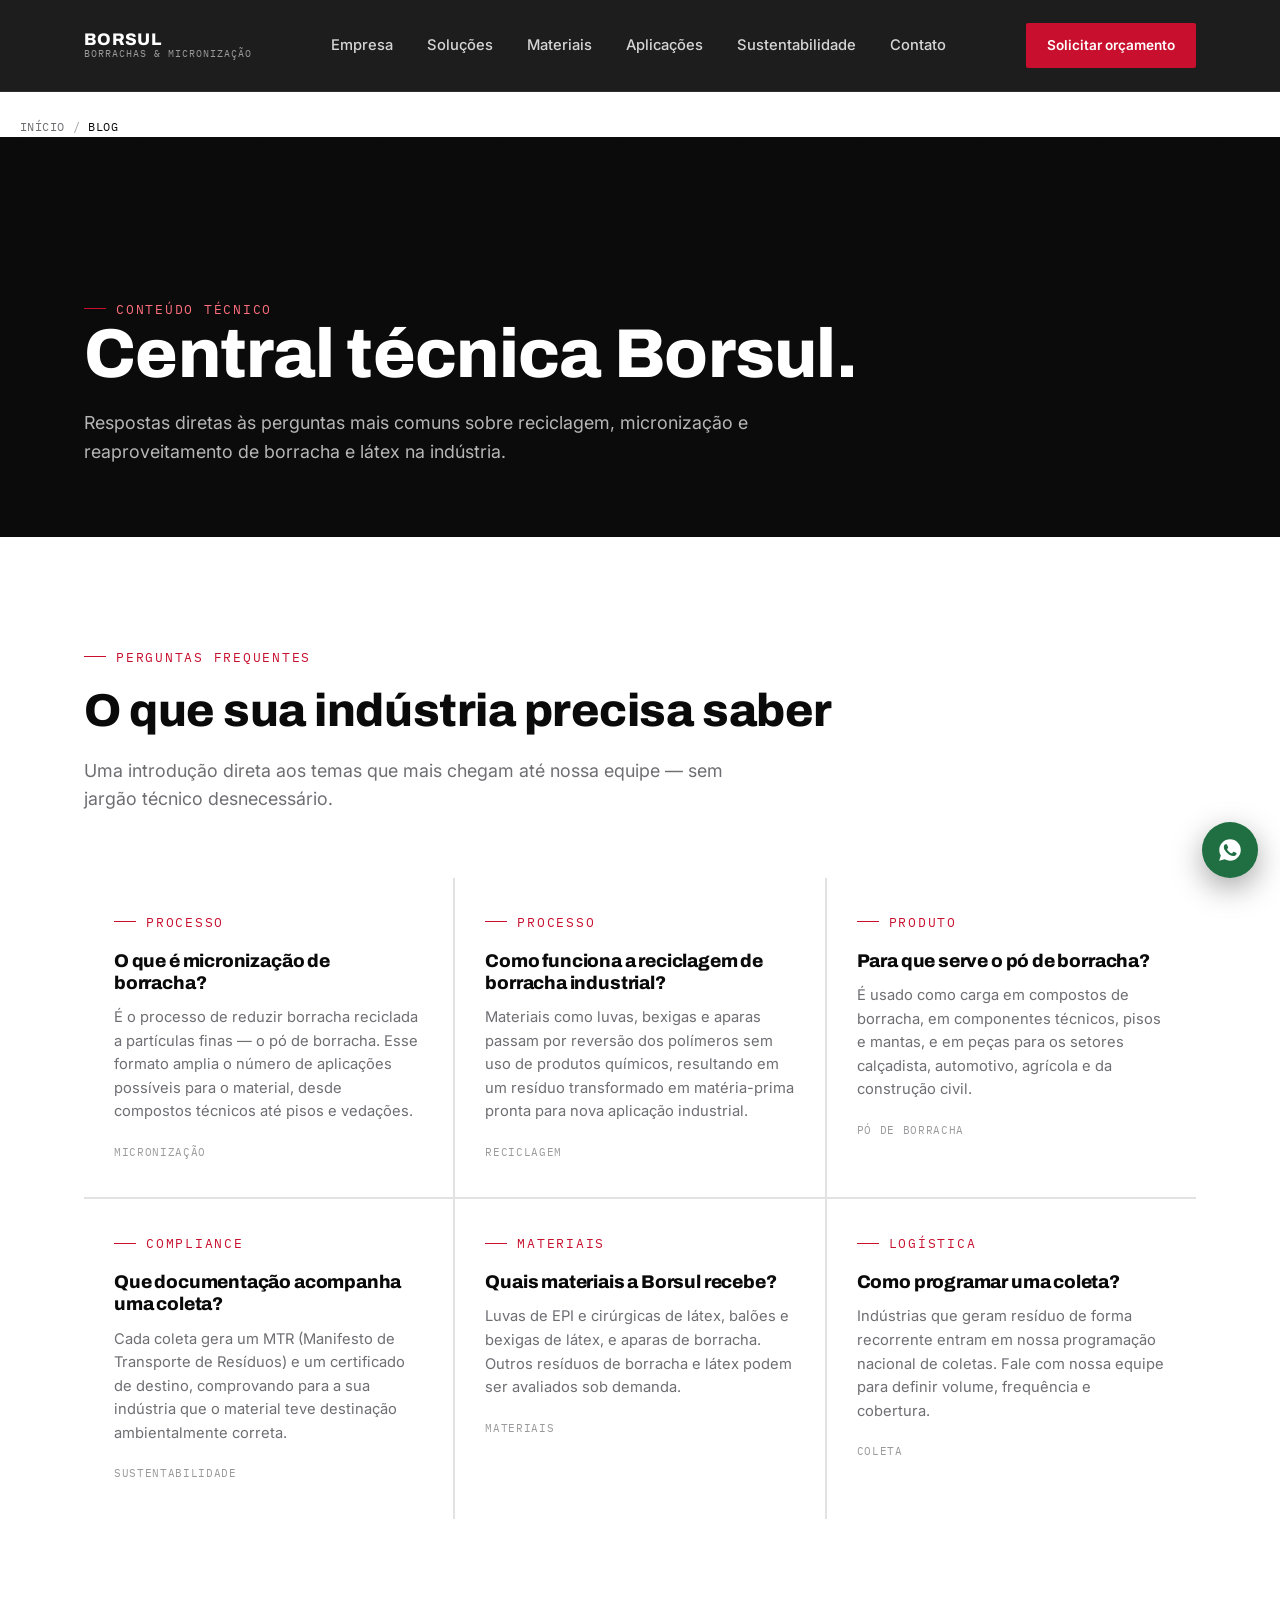
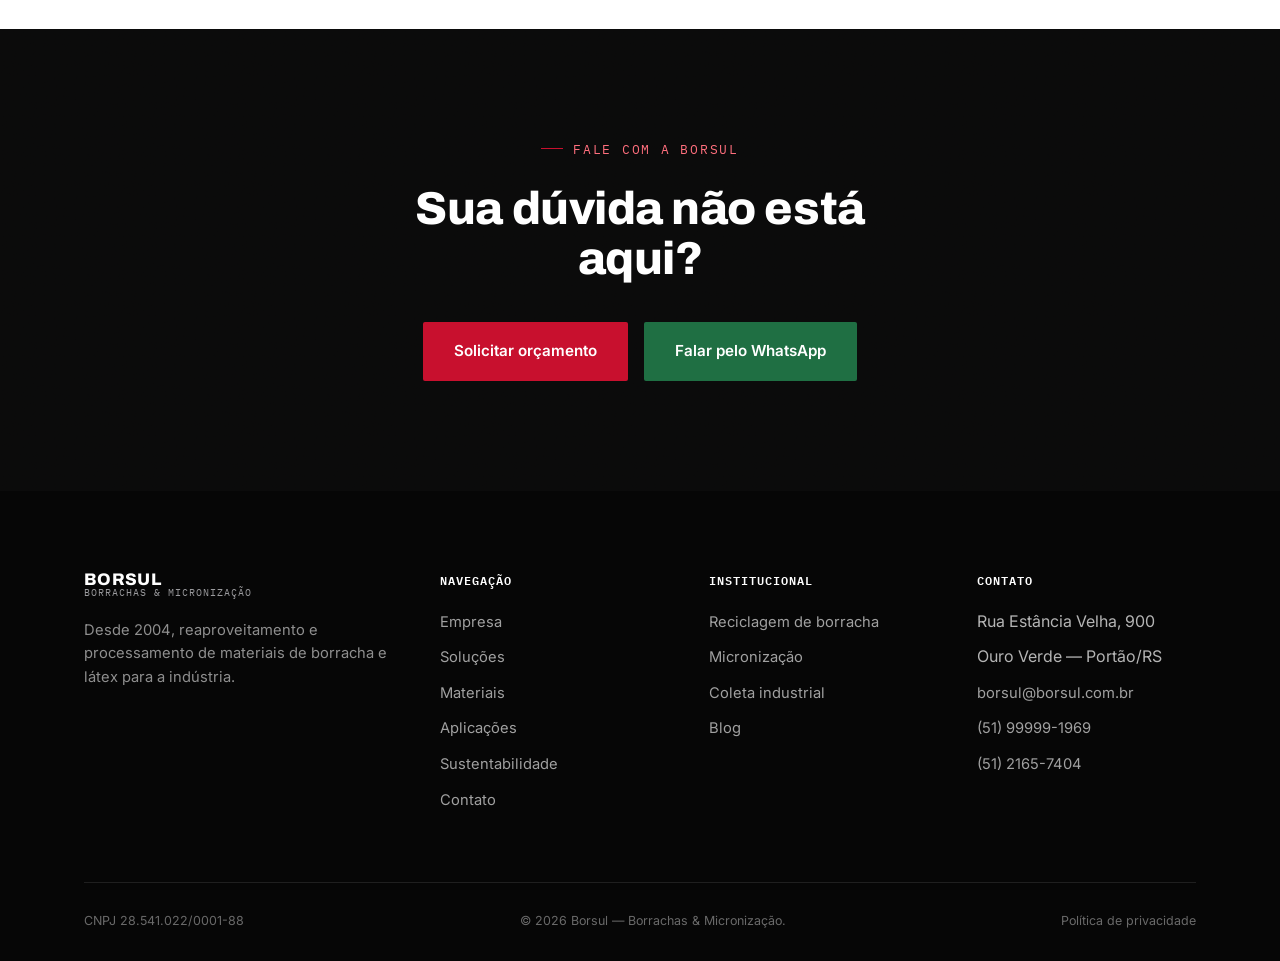
<file: blog/index.html>
<!DOCTYPE html>
<html lang="pt-BR">
<head>
<meta charset="UTF-8">
<meta name="viewport" content="width=device-width, initial-scale=1.0">
<title>Central Técnica: Reciclagem e Micronização de Borracha | Borsul</title>
<meta name="description" content="Respostas diretas sobre reciclagem de borracha, micronização, pó de borracha, materiais aceitos e coleta industrial — produzidas pela equipe técnica da Borsul.">
<link rel="canonical" href="https://www.borsul.com.br/blog/">
<meta property="og:type" content="website">
<meta property="og:title" content="Central Técnica — Borsul Borrachas & Micronização">
<meta property="og:description" content="Perguntas frequentes sobre reciclagem e micronização de borracha, respondidas pela equipe técnica da Borsul.">
<meta property="og:url" content="https://www.borsul.com.br/blog/">
<meta property="og:locale" content="pt_BR">
<meta name="twitter:card" content="summary_large_image">
<link href="https://fonts.googleapis.com/css2?family=Archivo:wght@700;800;900&family=Inter:wght@400;500;600;700&family=IBM+Plex+Mono:wght@500;600&display=swap" rel="stylesheet">
<link rel="stylesheet" href="../assets/css/style.css">
<script type="application/ld+json">
{
  "@context": "https://schema.org",
  "@type": "BreadcrumbList",
  "itemListElement": [
    {"@type":"ListItem","position":1,"name":"Início","item":"https://www.borsul.com.br/"},
    {"@type":"ListItem","position":2,"name":"Blog","item":"https://www.borsul.com.br/blog/"}
  ]
}
</script>
</head>
<body>

<header class="site-header">
  <div class="container">
    <a href="../" class="brand">
      <!-- Quando o logotipo oficial estiver disponível, substituir por:
           <img src="../assets/images/logo.png" alt="Borsul – Borrachas & Micronização" class="brand-mark-img"> -->
      <span class="brand-name"><strong>BORSUL</strong><span>borrachas &amp; micronização</span></span>
    </a>
    <nav class="main-nav" aria-label="Navegação principal">
      <a href="../empresa/">Empresa</a>
      <a href="../#solucoes">Soluções</a>
      <a href="../materiais/">Materiais</a>
      <a href="../aplicacoes/">Aplicações</a>
      <a href="../sustentabilidade/">Sustentabilidade</a>
      <a href="../contato/">Contato</a>
    </nav>
    <div class="header-actions">
      <a href="../contato/" class="btn btn-primary btn-sm">Solicitar orçamento</a>
      <button class="hamburger" aria-label="Abrir menu" aria-expanded="false"><span></span><span></span><span></span></button>
    </div>
  </div>
</header>

<nav class="mobile-nav" aria-label="Navegação mobile">
  <div class="container">
    <ul>
      <li><a href="../empresa/">Empresa</a></li>
      <li><a href="../#solucoes">Soluções</a></li>
      <li><a href="../materiais/">Materiais</a></li>
      <li><a href="../aplicacoes/">Aplicações</a></li>
      <li><a href="../sustentabilidade/">Sustentabilidade</a></li>
      <li><a href="../contato/">Contato</a></li>
    </ul>
    <a href="../contato/" class="btn btn-primary">Solicitar orçamento</a>
  </div>
</nav>

<main id="main">

  <div class="container breadcrumb">
    <a href="../">Início</a><span class="sep">/</span><span aria-current="page">Blog</span>
  </div>

  <section class="page-hero">
    <div class="container">
      <span class="eyebrow on-dark">Conteúdo técnico</span>
      <h1>Central técnica Borsul.</h1>
      <p class="lede">Respostas diretas às perguntas mais comuns sobre reciclagem, micronização e reaproveitamento de borracha e látex na indústria.</p>
    </div>
  </section>

  <section>
    <div class="container">
      <div class="section-head reveal">
        <span class="eyebrow">Perguntas frequentes</span>
        <h2>O que sua indústria precisa saber</h2>
        <p class="lede">Uma introdução direta aos temas que mais chegam até nossa equipe — sem jargão técnico desnecessário.</p>
      </div>
      <div class="blog-grid reveal">
        <div class="blog-card">
          <span class="eyebrow">Processo</span>
          <h3>O que é micronização de borracha?</h3>
          <p>É o processo de reduzir borracha reciclada a partículas finas — o pó de borracha. Esse formato amplia o número de aplicações possíveis para o material, desde compostos técnicos até pisos e vedações.</p>
          <span class="tag">Micronização</span>
        </div>
        <div class="blog-card">
          <span class="eyebrow">Processo</span>
          <h3>Como funciona a reciclagem de borracha industrial?</h3>
          <p>Materiais como luvas, bexigas e aparas passam por reversão dos polímeros sem uso de produtos químicos, resultando em um resíduo transformado em matéria-prima pronta para nova aplicação industrial.</p>
          <span class="tag">Reciclagem</span>
        </div>
        <div class="blog-card">
          <span class="eyebrow">Produto</span>
          <h3>Para que serve o pó de borracha?</h3>
          <p>É usado como carga em compostos de borracha, em componentes técnicos, pisos e mantas, e em peças para os setores calçadista, automotivo, agrícola e da construção civil.</p>
          <span class="tag">Pó de borracha</span>
        </div>
        <div class="blog-card">
          <span class="eyebrow">Compliance</span>
          <h3>Que documentação acompanha uma coleta?</h3>
          <p>Cada coleta gera um MTR (Manifesto de Transporte de Resíduos) e um certificado de destino, comprovando para a sua indústria que o material teve destinação ambientalmente correta.</p>
          <span class="tag">Sustentabilidade</span>
        </div>
        <div class="blog-card">
          <span class="eyebrow">Materiais</span>
          <h3>Quais materiais a Borsul recebe?</h3>
          <p>Luvas de EPI e cirúrgicas de látex, balões e bexigas de látex, e aparas de borracha. Outros resíduos de borracha e látex podem ser avaliados sob demanda.</p>
          <span class="tag">Materiais</span>
        </div>
        <div class="blog-card">
          <span class="eyebrow">Logística</span>
          <h3>Como programar uma coleta?</h3>
          <p>Indústrias que geram resíduo de forma recorrente entram em nossa programação nacional de coletas. Fale com nossa equipe para definir volume, frequência e cobertura.</p>
          <span class="tag">Coleta</span>
        </div>
      </div>
    </div>
  </section>

  <section class="final-cta">
    <div class="container">
      <span class="eyebrow on-dark">Fale com a Borsul</span>
      <h2>Sua dúvida não está aqui?</h2>
      <div class="final-cta-actions">
        <a href="../contato/" class="btn btn-primary">Solicitar orçamento</a>
        <a href="https://wa.me/5551999991969" class="btn btn-whatsapp" target="_blank" rel="noopener">Falar pelo WhatsApp</a>
      </div>
    </div>
  </section>

</main>

<footer class="site-footer">
  <div class="container">
    <div class="footer-top">
      <div class="footer-brand">
        <div class="brand-name"><strong>BORSUL</strong><span>borrachas &amp; micronização</span></div>
        <p>Desde 2004, reaproveitamento e processamento de materiais de borracha e látex para a indústria.</p>
      </div>
      <div class="footer-col">
        <h4>Navegação</h4>
        <ul>
          <li><a href="../empresa/">Empresa</a></li>
          <li><a href="../#solucoes">Soluções</a></li>
          <li><a href="../materiais/">Materiais</a></li>
          <li><a href="../aplicacoes/">Aplicações</a></li>
          <li><a href="../sustentabilidade/">Sustentabilidade</a></li>
          <li><a href="../contato/">Contato</a></li>
        </ul>
      </div>
      <div class="footer-col">
        <h4>Institucional</h4>
        <ul>
          <li><a href="../reciclagem-de-borracha/">Reciclagem de borracha</a></li>
          <li><a href="../micronizacao-de-borracha/">Micronização</a></li>
          <li><a href="../coleta/">Coleta industrial</a></li>
          <li><a href="./">Blog</a></li>
        </ul>
      </div>
      <div class="footer-col">
        <h4>Contato</h4>
        <ul>
          <li>Rua Estância Velha, 900</li>
          <li>Ouro Verde — Portão/RS</li>
          <li><a href="mailto:borsul@borsul.com.br">borsul@borsul.com.br</a></li>
          <li><a href="tel:+555199991969">(51) 99999-1969</a></li>
          <li><a href="tel:+555121657404">(51) 2165-7404</a></li>
        </ul>
      </div>
    </div>
    <div class="footer-bottom">
      <span>CNPJ 28.541.022/0001-88</span>
      <span>© 2026 Borsul — Borrachas &amp; Micronização.</span>
      <a href="../contato/">Política de privacidade</a>
    </div>
  </div>
</footer>

<a href="https://wa.me/5551999991969" class="wa-float" aria-label="Falar no WhatsApp" target="_blank" rel="noopener">
  <svg width="26" height="26" viewBox="0 0 24 24" fill="currentColor"><path d="M12.04 2C6.58 2 2.13 6.45 2.13 11.91c0 1.87.5 3.62 1.4 5.13L2 22l5.13-1.5a9.85 9.85 0 0 0 4.91 1.32h.01c5.46 0 9.91-4.45 9.91-9.91C21.96 6.45 17.51 2 12.04 2Zm5.79 14.06c-.24.68-1.4 1.32-1.93 1.4-.5.08-1.13.11-1.82-.12-.42-.13-.96-.31-1.65-.6-2.9-1.25-4.8-4.16-4.94-4.35-.14-.19-1.18-1.57-1.18-3 0-1.42.75-2.12 1.02-2.41.26-.28.57-.35.76-.35h.55c.18 0 .42-.03.65.5.26.6.87 2.07.95 2.22.08.15.13.33.02.53-.1.2-.15.32-.3.49-.15.17-.31.38-.44.51-.15.15-.3.31-.13.6.17.3.76 1.25 1.63 2.03 1.12.99 2.06 1.3 2.36 1.45.29.15.46.13.63-.06.17-.19.72-.83.91-1.11.19-.29.38-.24.63-.14.26.1 1.63.77 1.91.91.29.14.48.21.55.33.07.12.07.68-.17 1.36Z"/></svg>
</a>

<script src="../assets/js/main.js"></script>
</body>
</html>
</file>
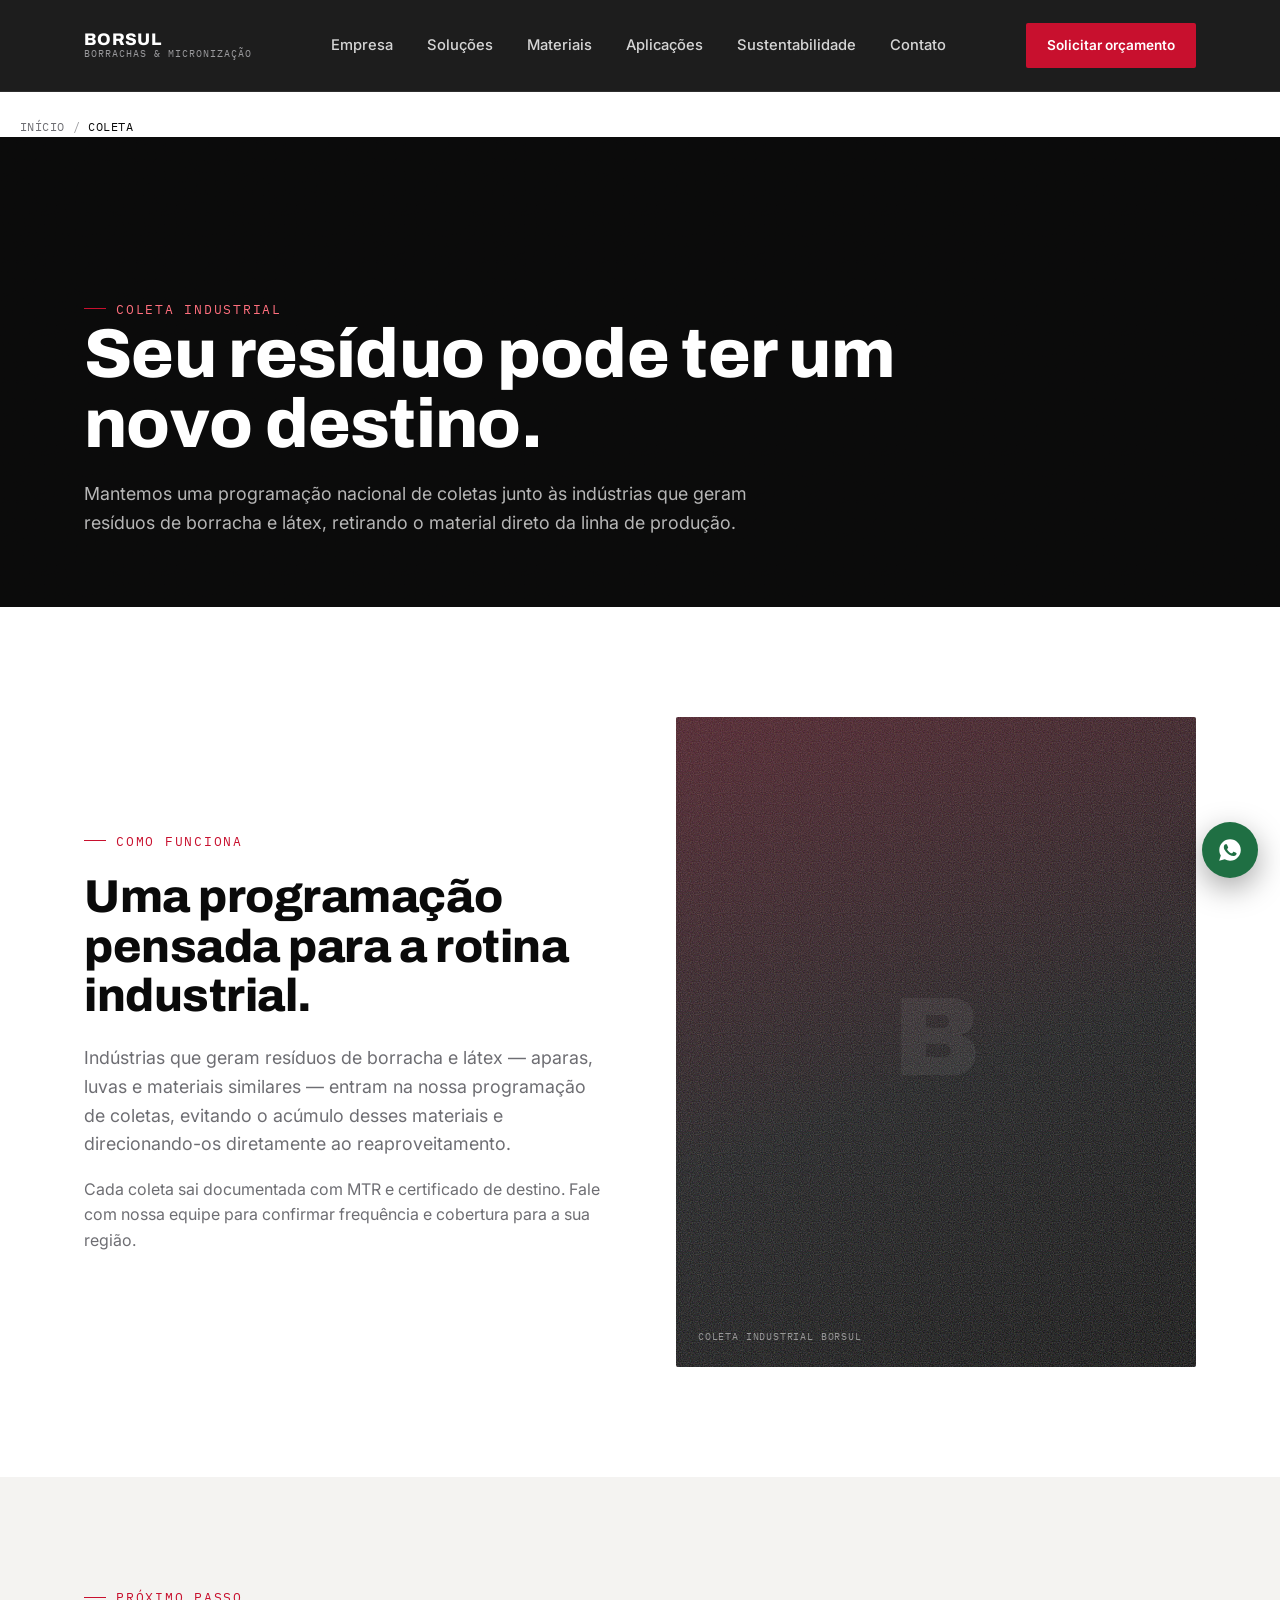
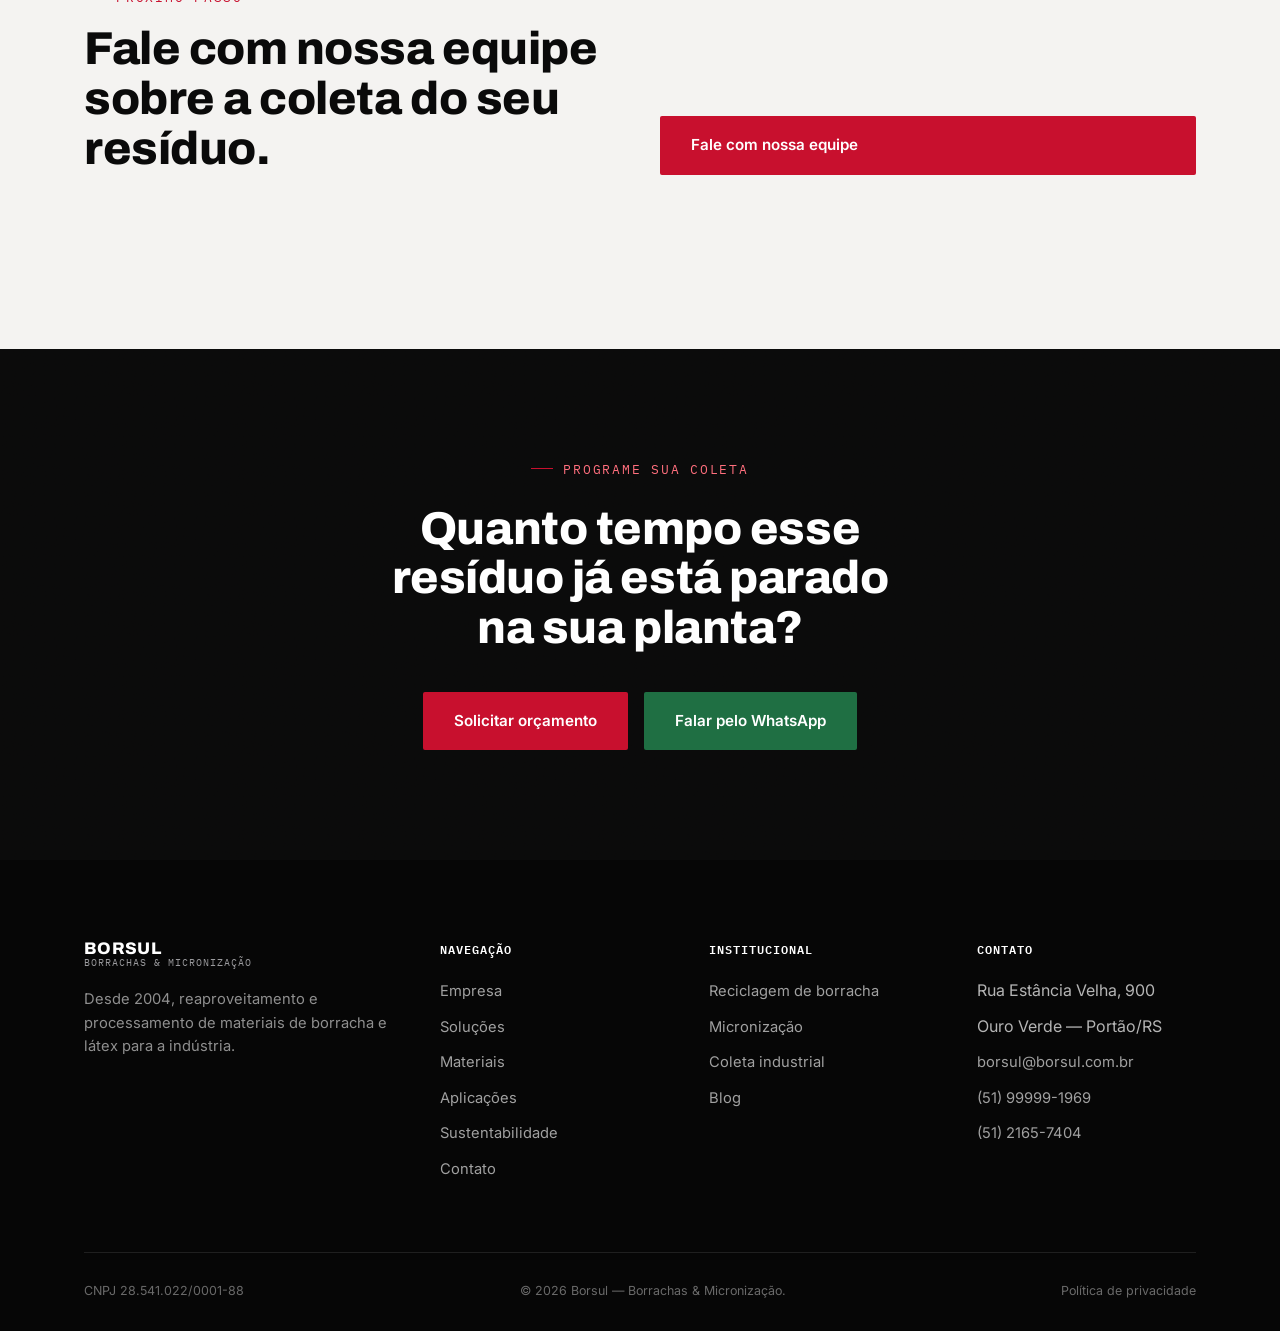
<file: coleta/index.html>
<!DOCTYPE html>
<html lang="pt-BR">
<head>
<meta charset="UTF-8">
<meta name="viewport" content="width=device-width, initial-scale=1.0">
<title>Coleta de Resíduos de Borracha e Látex nas Indústrias — Borsul</title>
<meta name="description" content="A Borsul trabalha com programação nacional de coletas de resíduos de borracha e látex nas indústrias, com certificado de destino e MTR.">
<link rel="canonical" href="https://www.borsul.com.br/coleta/">
<meta property="og:type" content="website">
<meta property="og:title" content="Coleta de Resíduos de Borracha e Látex — Borsul">
<meta property="og:description" content="Programação nacional de coletas nas indústrias para materiais de borracha e látex.">
<meta property="og:url" content="https://www.borsul.com.br/coleta/">
<meta property="og:locale" content="pt_BR">
<meta name="twitter:card" content="summary_large_image">
<link href="https://fonts.googleapis.com/css2?family=Archivo:wght@700;800;900&family=Inter:wght@400;500;600;700&family=IBM+Plex+Mono:wght@500;600&display=swap" rel="stylesheet">
<link rel="stylesheet" href="../assets/css/style.css">
<script type="application/ld+json">
{
  "@context": "https://schema.org",
  "@type": "BreadcrumbList",
  "itemListElement": [
    {"@type":"ListItem","position":1,"name":"Início","item":"https://www.borsul.com.br/"},
    {"@type":"ListItem","position":2,"name":"Coleta","item":"https://www.borsul.com.br/coleta/"}
  ]
}
</script>
</head>
<body>

<header class="site-header">
  <div class="container">
    <a href="../" class="brand">
      <!-- Quando o logotipo oficial estiver disponível, substituir por:
           <img src="../assets/images/logo.png" alt="Borsul – Borrachas & Micronização" class="brand-mark-img"> -->
      <span class="brand-name"><strong>BORSUL</strong><span>borrachas &amp; micronização</span></span>
    </a>
    <nav class="main-nav" aria-label="Navegação principal">
      <a href="../empresa/">Empresa</a>
      <a href="../#solucoes">Soluções</a>
      <a href="../materiais/">Materiais</a>
      <a href="../aplicacoes/">Aplicações</a>
      <a href="../sustentabilidade/">Sustentabilidade</a>
      <a href="../contato/">Contato</a>
    </nav>
    <div class="header-actions">
      <a href="../contato/" class="btn btn-primary btn-sm">Solicitar orçamento</a>
      <button class="hamburger" aria-label="Abrir menu" aria-expanded="false"><span></span><span></span><span></span></button>
    </div>
  </div>
</header>

<nav class="mobile-nav" aria-label="Navegação mobile">
  <div class="container">
    <ul>
      <li><a href="../empresa/">Empresa</a></li>
      <li><a href="../#solucoes">Soluções</a></li>
      <li><a href="../materiais/">Materiais</a></li>
      <li><a href="../aplicacoes/">Aplicações</a></li>
      <li><a href="../sustentabilidade/">Sustentabilidade</a></li>
      <li><a href="../contato/">Contato</a></li>
    </ul>
    <a href="../contato/" class="btn btn-primary">Solicitar orçamento</a>
  </div>
</nav>

<main id="main">

  <div class="container breadcrumb">
    <a href="../">Início</a><span class="sep">/</span><span aria-current="page">Coleta</span>
  </div>

  <section class="page-hero">
    <div class="container">
      <span class="eyebrow on-dark">Coleta industrial</span>
      <h1>Seu resíduo pode ter um novo destino.</h1>
      <p class="lede">Mantemos uma programação nacional de coletas junto às indústrias que geram resíduos de borracha e látex, retirando o material direto da linha de produção.</p>
    </div>
  </section>

  <section>
    <div class="container split reveal">
      <div class="split-text">
        <span class="eyebrow">Como funciona</span>
        <h2 style="margin-top:22px;">Uma programação pensada para a rotina industrial.</h2>
        <p class="lede">Indústrias que geram resíduos de borracha e látex — aparas, luvas e materiais similares — entram na nossa programação de coletas, evitando o acúmulo desses materiais e direcionando-os diretamente ao reaproveitamento.</p>
        <p style="margin-top:18px; color:var(--gray-600);">Cada coleta sai documentada com MTR e certificado de destino. Fale com nossa equipe para confirmar frequência e cobertura para a sua região.</p>
      </div>
      <div class="split-media">
        <!-- Substituir por fotografia de coleta / logística (ver README §2) -->
        <div class="media-placeholder"><span class="placeholder-label">Coleta industrial Borsul</span></div>
      </div>
    </div>
  </section>

  <section class="section-paper">
    <div class="container">
      <div class="section-head split reveal">
        <div>
          <span class="eyebrow">Próximo passo</span>
          <h2 style="margin-top:18px;">Fale com nossa equipe sobre a coleta do seu resíduo.</h2>
        </div>
        <a href="../contato/" class="btn btn-primary">Fale com nossa equipe</a>
      </div>
    </div>
  </section>

  <section class="final-cta">
    <div class="container">
      <span class="eyebrow on-dark">Programe sua coleta</span>
      <h2>Quanto tempo esse resíduo já está parado na sua planta?</h2>
      <div class="final-cta-actions">
        <a href="../contato/" class="btn btn-primary">Solicitar orçamento</a>
        <a href="https://wa.me/5551999991969" class="btn btn-whatsapp" target="_blank" rel="noopener">Falar pelo WhatsApp</a>
      </div>
    </div>
  </section>

</main>

<footer class="site-footer">
  <div class="container">
    <div class="footer-top">
      <div class="footer-brand">
        <div class="brand-name"><strong>BORSUL</strong><span>borrachas &amp; micronização</span></div>
        <p>Desde 2004, reaproveitamento e processamento de materiais de borracha e látex para a indústria.</p>
      </div>
      <div class="footer-col">
        <h4>Navegação</h4>
        <ul>
          <li><a href="../empresa/">Empresa</a></li>
          <li><a href="../#solucoes">Soluções</a></li>
          <li><a href="../materiais/">Materiais</a></li>
          <li><a href="../aplicacoes/">Aplicações</a></li>
          <li><a href="../sustentabilidade/">Sustentabilidade</a></li>
          <li><a href="../contato/">Contato</a></li>
        </ul>
      </div>
      <div class="footer-col">
        <h4>Institucional</h4>
        <ul>
          <li><a href="../reciclagem-de-borracha/">Reciclagem de borracha</a></li>
          <li><a href="../micronizacao-de-borracha/">Micronização</a></li>
          <li><a href="./">Coleta industrial</a></li>
          <li><a href="../blog/">Blog</a></li>
        </ul>
      </div>
      <div class="footer-col">
        <h4>Contato</h4>
        <ul>
          <li>Rua Estância Velha, 900</li>
          <li>Ouro Verde — Portão/RS</li>
          <li><a href="mailto:borsul@borsul.com.br">borsul@borsul.com.br</a></li>
          <li><a href="tel:+555199991969">(51) 99999-1969</a></li>
          <li><a href="tel:+555121657404">(51) 2165-7404</a></li>
        </ul>
      </div>
    </div>
    <div class="footer-bottom">
      <span>CNPJ 28.541.022/0001-88</span>
      <span>© 2026 Borsul — Borrachas &amp; Micronização.</span>
      <a href="../contato/">Política de privacidade</a>
    </div>
  </div>
</footer>

<a href="https://wa.me/5551999991969" class="wa-float" aria-label="Falar no WhatsApp" target="_blank" rel="noopener">
  <svg width="26" height="26" viewBox="0 0 24 24" fill="currentColor"><path d="M12.04 2C6.58 2 2.13 6.45 2.13 11.91c0 1.87.5 3.62 1.4 5.13L2 22l5.13-1.5a9.85 9.85 0 0 0 4.91 1.32h.01c5.46 0 9.91-4.45 9.91-9.91C21.96 6.45 17.51 2 12.04 2Zm5.79 14.06c-.24.68-1.4 1.32-1.93 1.4-.5.08-1.13.11-1.82-.12-.42-.13-.96-.31-1.65-.6-2.9-1.25-4.8-4.16-4.94-4.35-.14-.19-1.18-1.57-1.18-3 0-1.42.75-2.12 1.02-2.41.26-.28.57-.35.76-.35h.55c.18 0 .42-.03.65.5.26.6.87 2.07.95 2.22.08.15.13.33.02.53-.1.2-.15.32-.3.49-.15.17-.31.38-.44.51-.15.15-.3.31-.13.6.17.3.76 1.25 1.63 2.03 1.12.99 2.06 1.3 2.36 1.45.29.15.46.13.63-.06.17-.19.72-.83.91-1.11.19-.29.38-.24.63-.14.26.1 1.63.77 1.91.91.29.14.48.21.55.33.07.12.07.68-.17 1.36Z"/></svg>
</a>

<script src="../assets/js/main.js"></script>
</body>
</html>
</file>
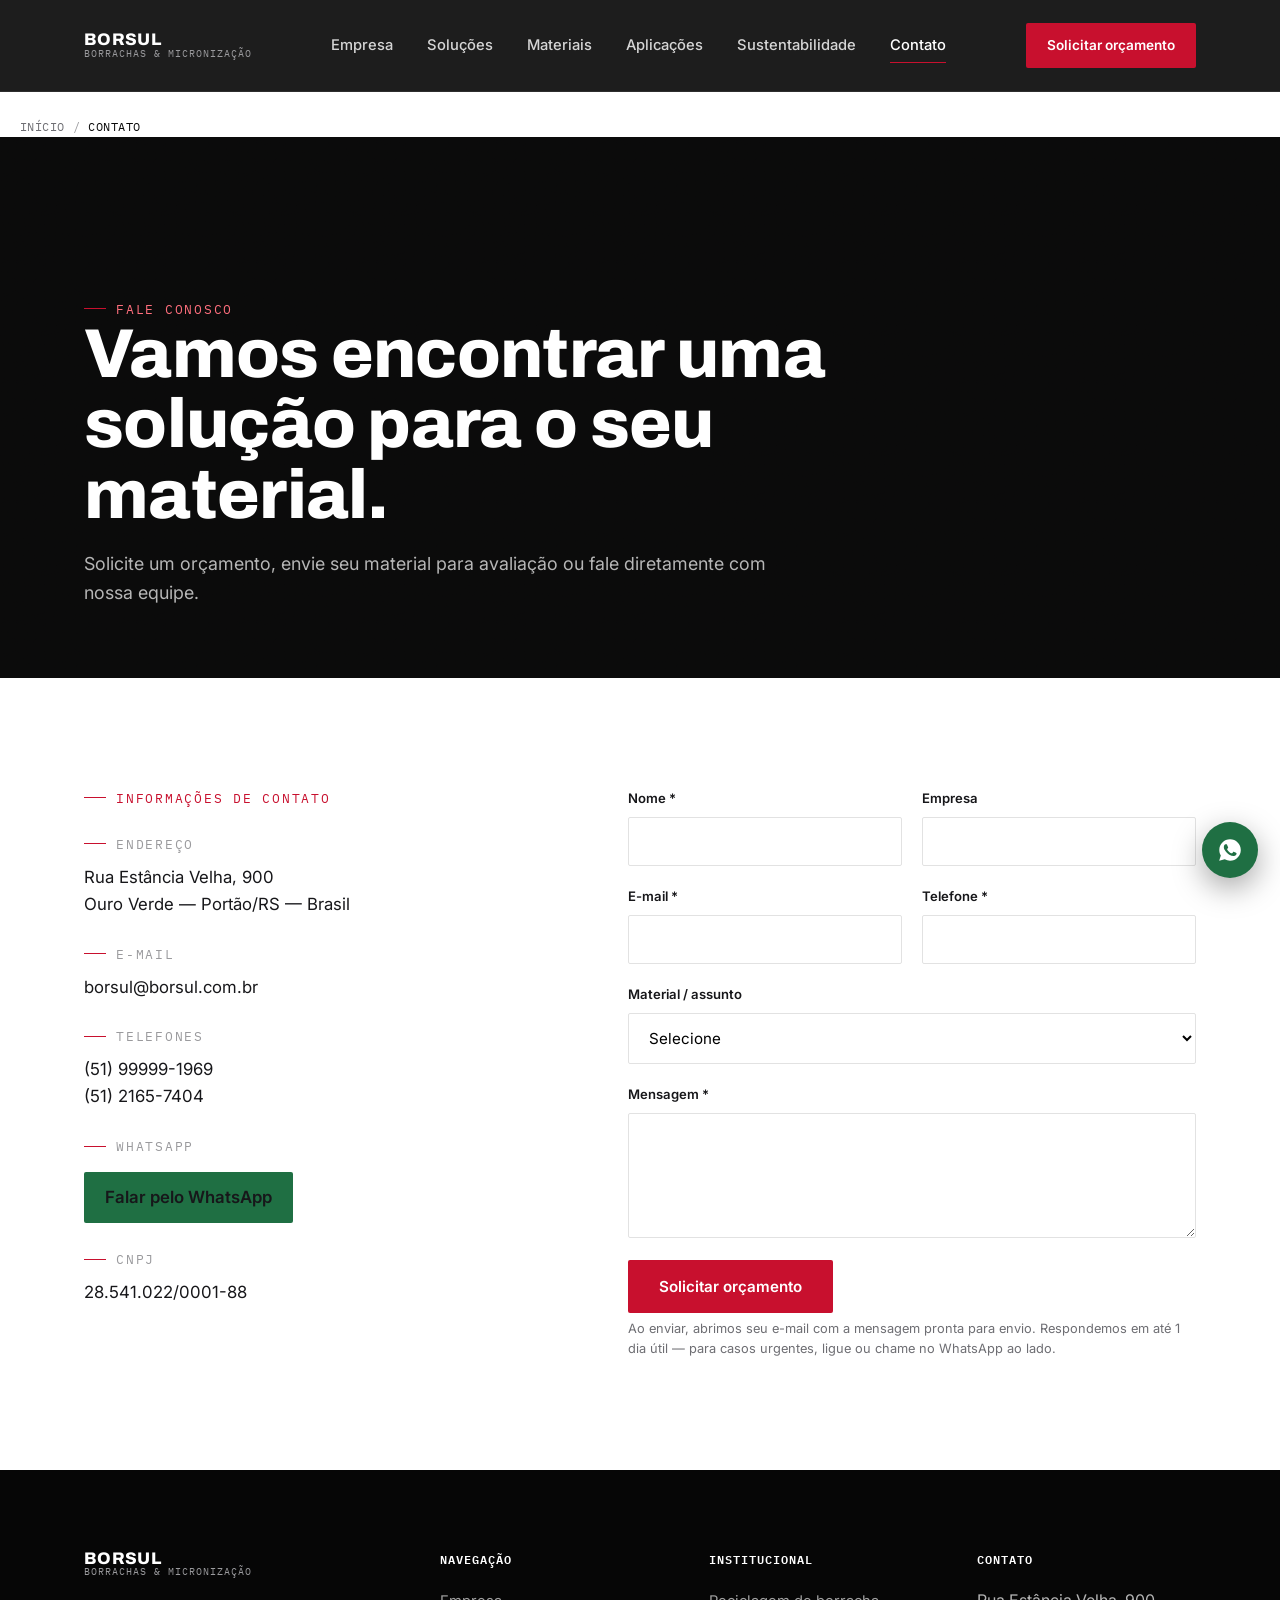
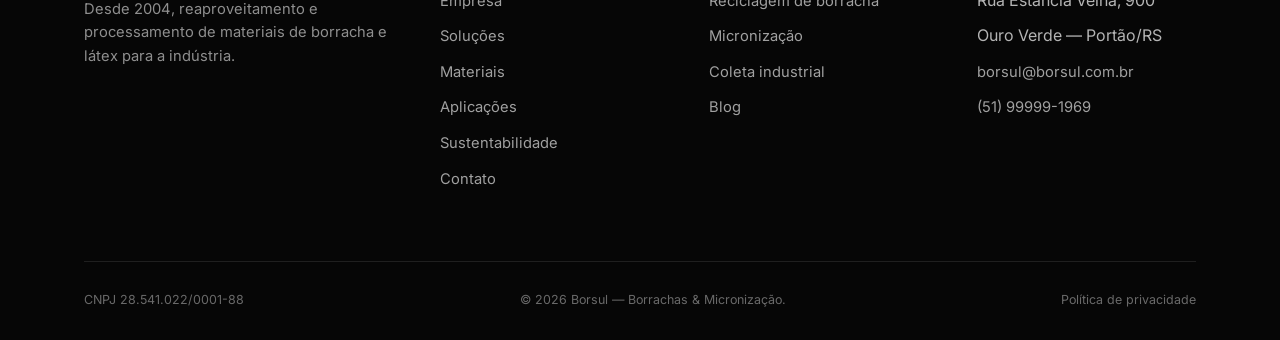
<file: contato/index.html>
<!DOCTYPE html>
<html lang="pt-BR">
<head>
<meta charset="UTF-8">
<meta name="viewport" content="width=device-width, initial-scale=1.0">
<title>Contato e Orçamento — Borsul Borrachas & Micronização</title>
<meta name="description" content="Fale com a Borsul para solicitar um orçamento, enviar material para avaliação ou tirar dúvidas sobre reciclagem e micronização de borracha. Portão/RS.">
<link rel="canonical" href="https://www.borsul.com.br/contato/">
<meta property="og:type" content="website">
<meta property="og:title" content="Contato e Orçamento — Borsul">
<meta property="og:description" content="Solicite um orçamento ou envie seu material para avaliação. Fale com a Borsul em Portão/RS.">
<meta property="og:url" content="https://www.borsul.com.br/contato/">
<meta property="og:locale" content="pt_BR">
<meta name="twitter:card" content="summary_large_image">
<link href="https://fonts.googleapis.com/css2?family=Archivo:wght@700;800;900&family=Inter:wght@400;500;600;700&family=IBM+Plex+Mono:wght@500;600&display=swap" rel="stylesheet">
<link rel="stylesheet" href="../assets/css/style.css">
<script type="application/ld+json">
{
  "@context": "https://schema.org",
  "@type": "BreadcrumbList",
  "itemListElement": [
    {"@type":"ListItem","position":1,"name":"Início","item":"https://www.borsul.com.br/"},
    {"@type":"ListItem","position":2,"name":"Contato","item":"https://www.borsul.com.br/contato/"}
  ]
}
</script>
<script type="application/ld+json">
{
  "@context": "https://schema.org",
  "@type": "LocalBusiness",
  "name": "Borsul",
  "email": "borsul@borsul.com.br",
  "telephone": ["+55-51-99999-1969", "+55-51-2165-7404"],
  "address": {
    "@type": "PostalAddress",
    "streetAddress": "Rua Estância Velha, 900, Ouro Verde",
    "addressLocality": "Portão",
    "addressRegion": "RS",
    "addressCountry": "BR"
  }
}
</script>
</head>
<body>

<header class="site-header">
  <div class="container">
    <a href="../" class="brand">
      <!-- Quando o logotipo oficial estiver disponível, substituir por:
           <img src="../assets/images/logo.png" alt="Borsul – Borrachas & Micronização" class="brand-mark-img"> -->
      <span class="brand-name"><strong>BORSUL</strong><span>borrachas &amp; micronização</span></span>
    </a>
    <nav class="main-nav" aria-label="Navegação principal">
      <a href="../empresa/">Empresa</a>
      <a href="../#solucoes">Soluções</a>
      <a href="../materiais/">Materiais</a>
      <a href="../aplicacoes/">Aplicações</a>
      <a href="../sustentabilidade/">Sustentabilidade</a>
      <a href="./" aria-current="page">Contato</a>
    </nav>
    <div class="header-actions">
      <a href="#contact-form" class="btn btn-primary btn-sm">Solicitar orçamento</a>
      <button class="hamburger" aria-label="Abrir menu" aria-expanded="false"><span></span><span></span><span></span></button>
    </div>
  </div>
</header>

<nav class="mobile-nav" aria-label="Navegação mobile">
  <div class="container">
    <ul>
      <li><a href="../empresa/">Empresa</a></li>
      <li><a href="../#solucoes">Soluções</a></li>
      <li><a href="../materiais/">Materiais</a></li>
      <li><a href="../aplicacoes/">Aplicações</a></li>
      <li><a href="../sustentabilidade/">Sustentabilidade</a></li>
      <li><a href="./">Contato</a></li>
    </ul>
    <a href="#contact-form" class="btn btn-primary">Solicitar orçamento</a>
  </div>
</nav>

<main id="main">

  <div class="container breadcrumb">
    <a href="../">Início</a><span class="sep">/</span><span aria-current="page">Contato</span>
  </div>

  <section class="page-hero">
    <div class="container">
      <span class="eyebrow on-dark">Fale conosco</span>
      <h1>Vamos encontrar uma solução para o seu material.</h1>
      <p class="lede">Solicite um orçamento, envie seu material para avaliação ou fale diretamente com nossa equipe.</p>
    </div>
  </section>

  <section>
    <div class="container split reveal" style="align-items:flex-start;">
      <div class="split-text">
        <span class="eyebrow">Informações de contato</span>
        <div class="contact-info-list" style="margin-top:26px;">
          <div class="contact-info-item">
            <span class="eyebrow" style="color:var(--gray-400);">Endereço</span>
            <p>Rua Estância Velha, 900<br>Ouro Verde — Portão/RS — Brasil</p>
          </div>
          <div class="contact-info-item">
            <span class="eyebrow" style="color:var(--gray-400);">E-mail</span>
            <a href="mailto:borsul@borsul.com.br">borsul@borsul.com.br</a>
          </div>
          <div class="contact-info-item">
            <span class="eyebrow" style="color:var(--gray-400);">Telefones</span>
            <p><a href="tel:+555199991969">(51) 99999-1969</a><br><a href="tel:+555121657404">(51) 2165-7404</a></p>
          </div>
          <div class="contact-info-item">
            <span class="eyebrow" style="color:var(--gray-400);">WhatsApp</span>
            <a href="https://wa.me/5551999991969" target="_blank" rel="noopener" class="btn btn-whatsapp btn-sm" style="margin-top:6px;">Falar pelo WhatsApp</a>
          </div>
          <div class="contact-info-item">
            <span class="eyebrow" style="color:var(--gray-400);">CNPJ</span>
            <p>28.541.022/0001-88</p>
          </div>
        </div>
      </div>

      <form id="contact-form" novalidate>
        <div class="form-grid">
          <div class="form-field">
            <label for="f-nome">Nome *</label>
            <input type="text" id="f-nome" name="nome" required autocomplete="name">
          </div>
          <div class="form-field">
            <label for="f-empresa">Empresa</label>
            <input type="text" id="f-empresa" name="empresa" autocomplete="organization">
          </div>
          <div class="form-field">
            <label for="f-email">E-mail *</label>
            <input type="email" id="f-email" name="email" required autocomplete="email">
          </div>
          <div class="form-field">
            <label for="f-telefone">Telefone *</label>
            <input type="tel" id="f-telefone" name="telefone" required autocomplete="tel">
          </div>
          <div class="form-field full">
            <label for="f-material">Material / assunto</label>
            <select id="f-material" name="material">
              <option value="">Selecione</option>
              <option>Luvas EPI de látex</option>
              <option>Balões / bexigas de látex</option>
              <option>Luvas cirúrgicas de látex</option>
              <option>Aparas de borracha</option>
              <option>Solicitação de orçamento — pó de borracha</option>
              <option>Coleta industrial</option>
              <option>Outro assunto</option>
            </select>
          </div>
          <div class="form-field full">
            <label for="f-mensagem">Mensagem *</label>
            <textarea id="f-mensagem" name="mensagem" rows="5" required></textarea>
          </div>
        </div>
        <p class="form-note form-feedback" hidden aria-live="polite" role="status"></p>
        <button type="submit" class="btn btn-primary" style="margin-top:22px;">Solicitar orçamento</button>
        <p class="form-note">Ao enviar, abrimos seu e-mail com a mensagem pronta para envio. Respondemos em até 1 dia útil — para casos urgentes, ligue ou chame no WhatsApp ao lado.</p>
      </form>
    </div>
  </section>

</main>

<footer class="site-footer">
  <div class="container">
    <div class="footer-top">
      <div class="footer-brand">
        <div class="brand-name"><strong>BORSUL</strong><span>borrachas &amp; micronização</span></div>
        <p>Desde 2004, reaproveitamento e processamento de materiais de borracha e látex para a indústria.</p>
      </div>
      <div class="footer-col">
        <h4>Navegação</h4>
        <ul>
          <li><a href="../empresa/">Empresa</a></li>
          <li><a href="../#solucoes">Soluções</a></li>
          <li><a href="../materiais/">Materiais</a></li>
          <li><a href="../aplicacoes/">Aplicações</a></li>
          <li><a href="../sustentabilidade/">Sustentabilidade</a></li>
          <li><a href="./">Contato</a></li>
        </ul>
      </div>
      <div class="footer-col">
        <h4>Institucional</h4>
        <ul>
          <li><a href="../reciclagem-de-borracha/">Reciclagem de borracha</a></li>
          <li><a href="../micronizacao-de-borracha/">Micronização</a></li>
          <li><a href="../coleta/">Coleta industrial</a></li>
          <li><a href="../blog/">Blog</a></li>
        </ul>
      </div>
      <div class="footer-col">
        <h4>Contato</h4>
        <ul>
          <li>Rua Estância Velha, 900</li>
          <li>Ouro Verde — Portão/RS</li>
          <li><a href="mailto:borsul@borsul.com.br">borsul@borsul.com.br</a></li>
          <li><a href="tel:+555199991969">(51) 99999-1969</a></li>
        </ul>
      </div>
    </div>
    <div class="footer-bottom">
      <span>CNPJ 28.541.022/0001-88</span>
      <span>© 2026 Borsul — Borrachas &amp; Micronização.</span>
      <a href="./">Política de privacidade</a>
    </div>
  </div>
</footer>

<a href="https://wa.me/5551999991969" class="wa-float" aria-label="Falar no WhatsApp" target="_blank" rel="noopener">
  <svg width="26" height="26" viewBox="0 0 24 24" fill="currentColor"><path d="M12.04 2C6.58 2 2.13 6.45 2.13 11.91c0 1.87.5 3.62 1.4 5.13L2 22l5.13-1.5a9.85 9.85 0 0 0 4.91 1.32h.01c5.46 0 9.91-4.45 9.91-9.91C21.96 6.45 17.51 2 12.04 2Zm5.79 14.06c-.24.68-1.4 1.32-1.93 1.4-.5.08-1.13.11-1.82-.12-.42-.13-.96-.31-1.65-.6-2.9-1.25-4.8-4.16-4.94-4.35-.14-.19-1.18-1.57-1.18-3 0-1.42.75-2.12 1.02-2.41.26-.28.57-.35.76-.35h.55c.18 0 .42-.03.65.5.26.6.87 2.07.95 2.22.08.15.13.33.02.53-.1.2-.15.32-.3.49-.15.17-.31.38-.44.51-.15.15-.3.31-.13.6.17.3.76 1.25 1.63 2.03 1.12.99 2.06 1.3 2.36 1.45.29.15.46.13.63-.06.17-.19.72-.83.91-1.11.19-.29.38-.24.63-.14.26.1 1.63.77 1.91.91.29.14.48.21.55.33.07.12.07.68-.17 1.36Z"/></svg>
</a>

<script src="../assets/js/main.js"></script>
</body>
</html>
</file>
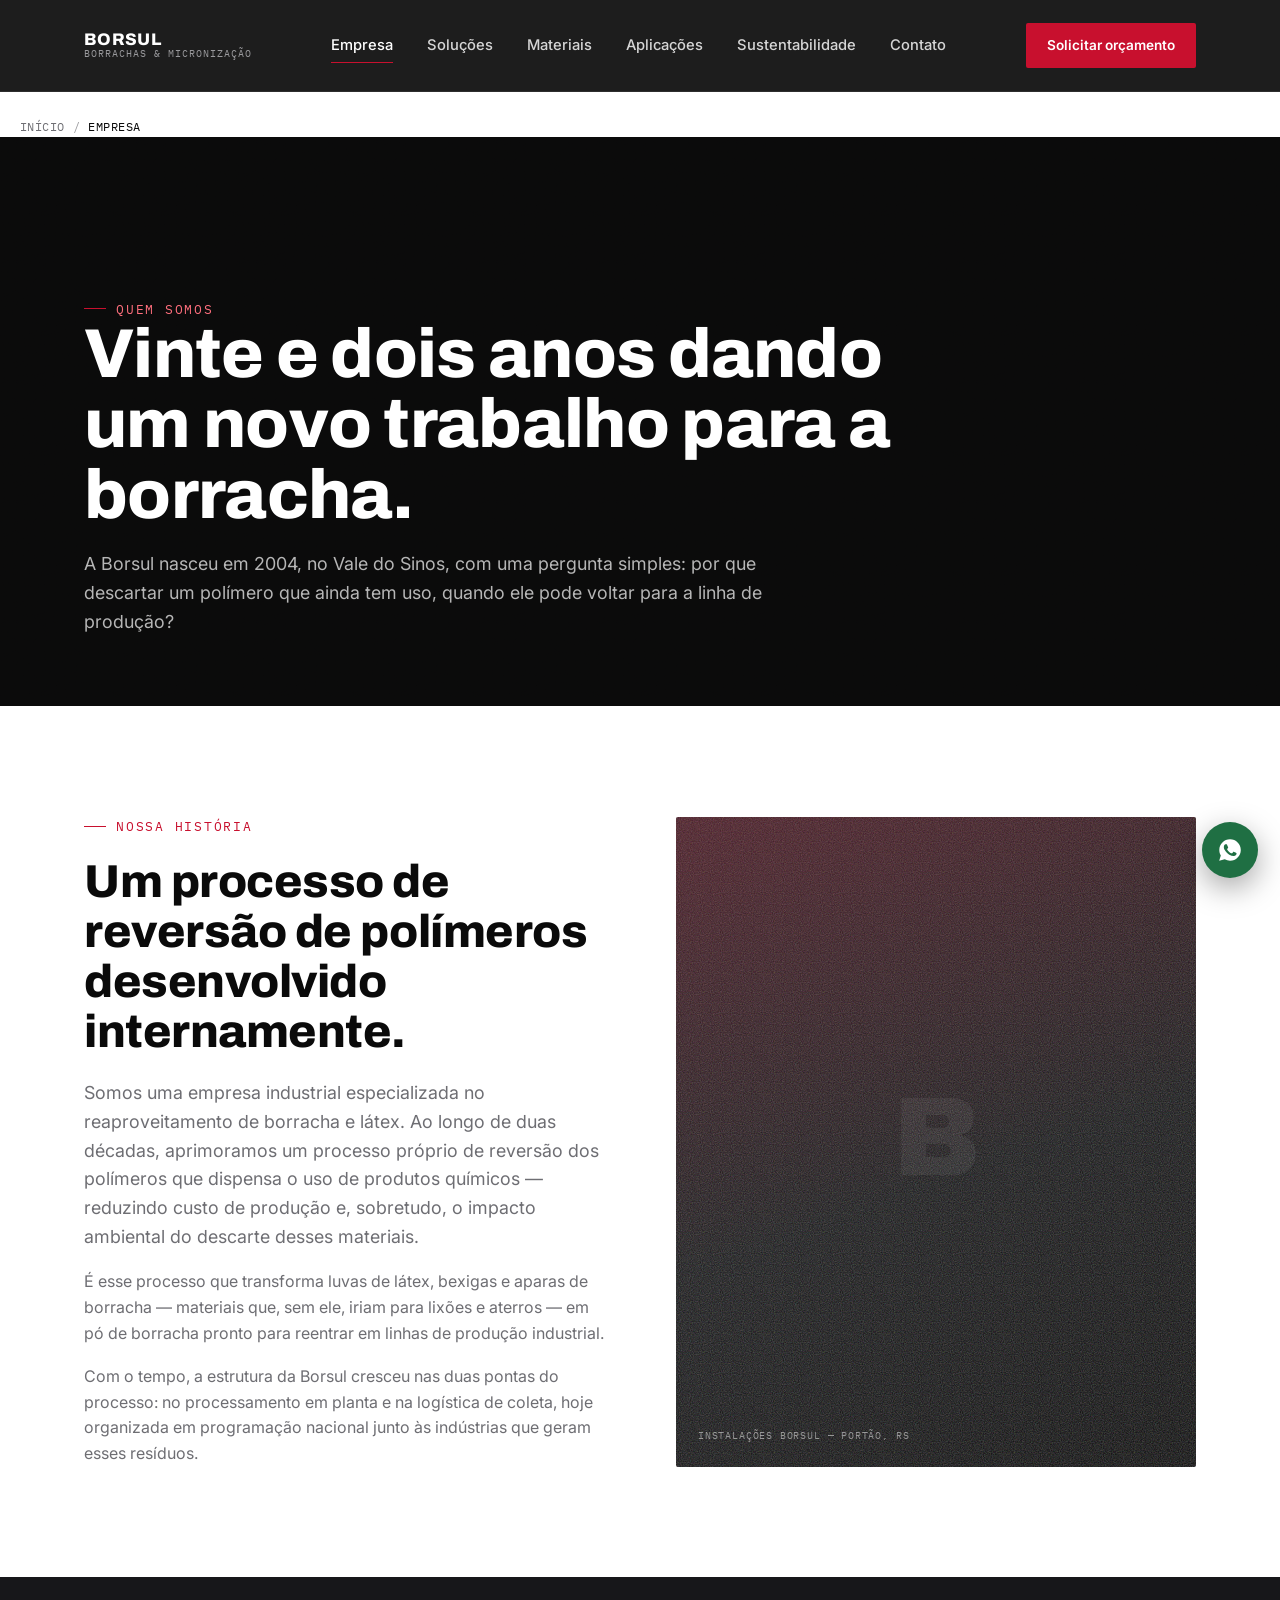
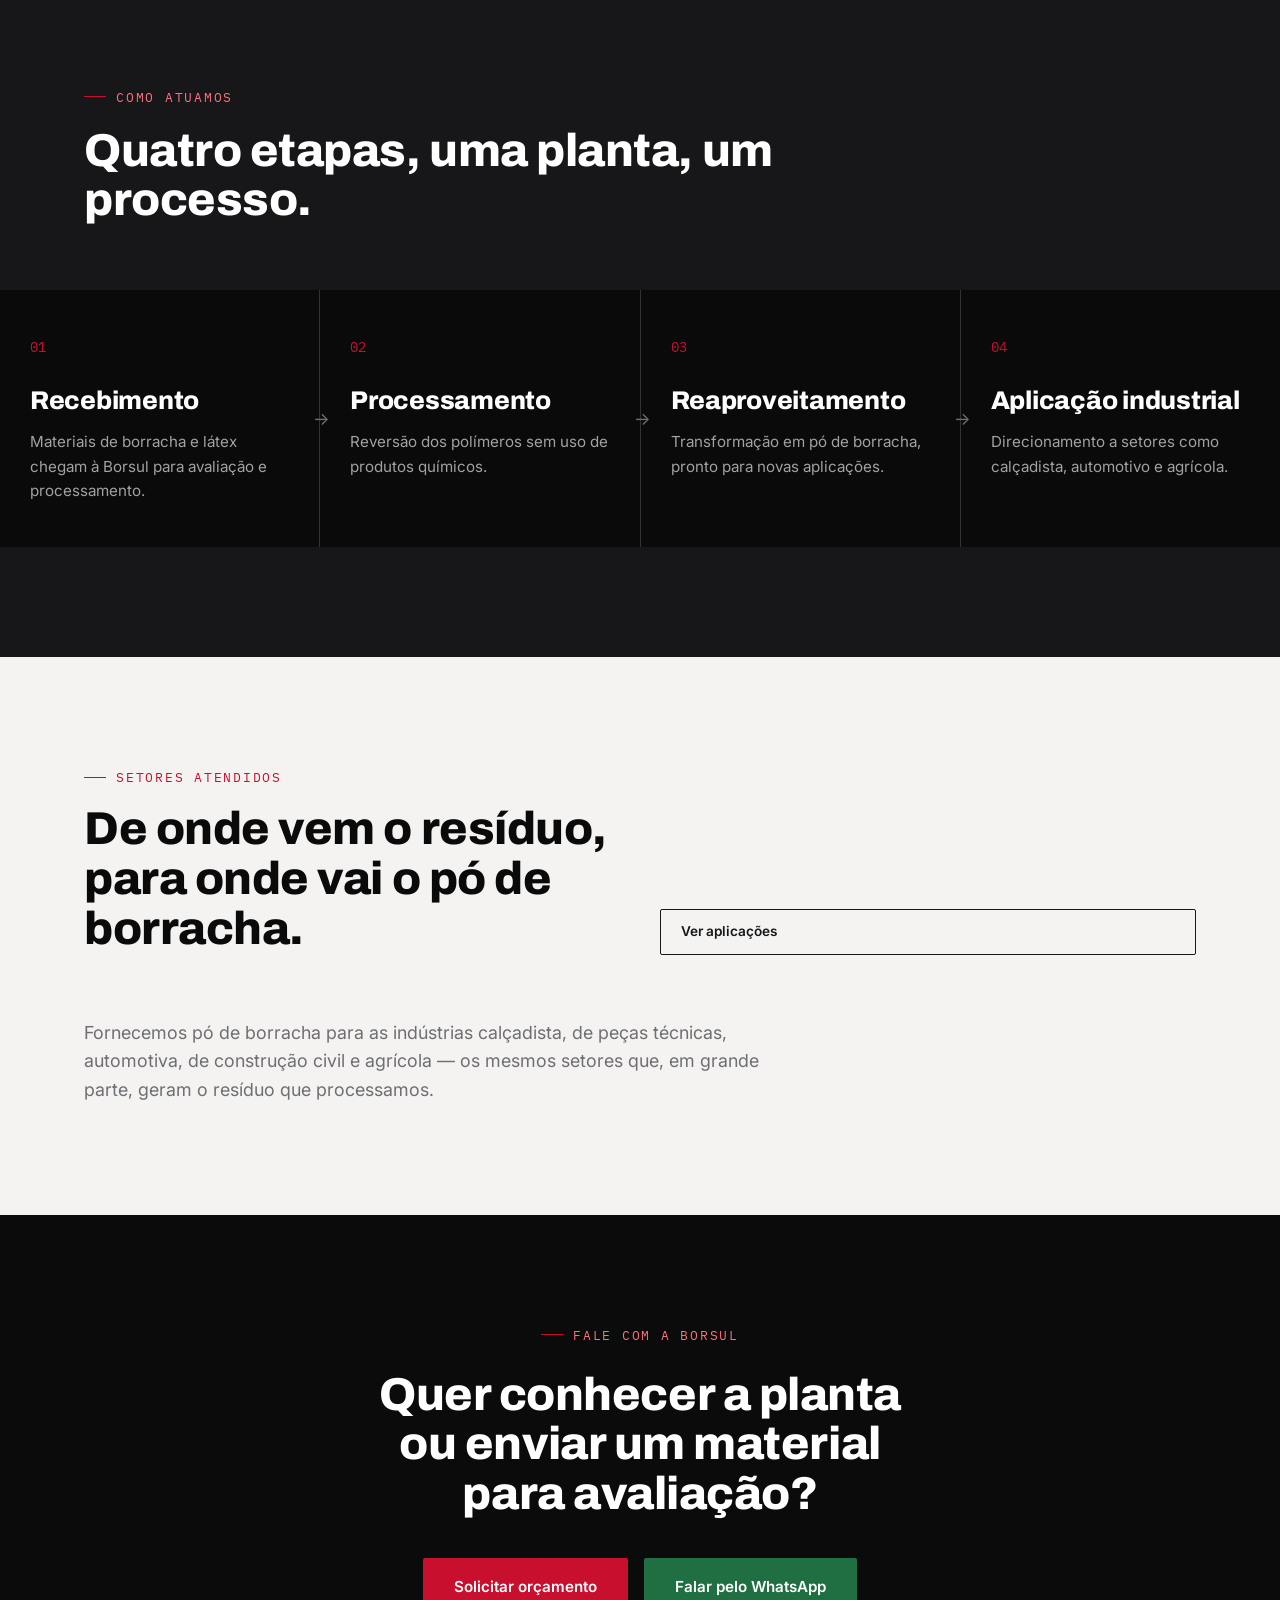
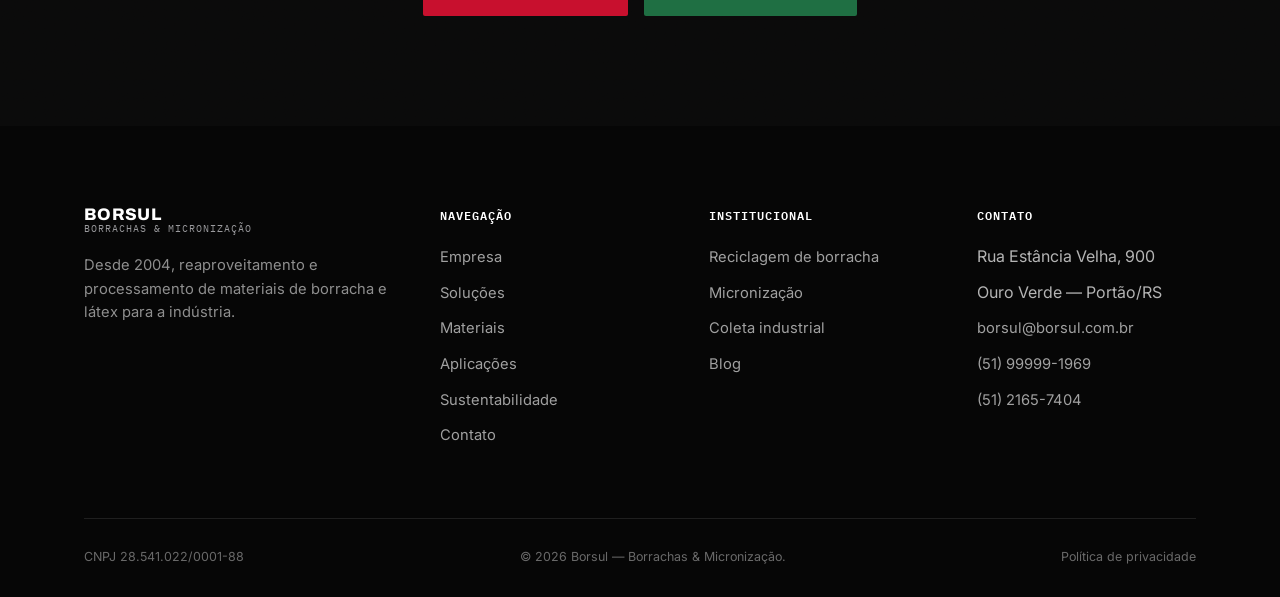
<file: empresa/index.html>
<!DOCTYPE html>
<html lang="pt-BR">
<head>
<meta charset="UTF-8">
<meta name="viewport" content="width=device-width, initial-scale=1.0">
<title>Empresa — Borsul Borrachas & Micronização desde 2004</title>
<meta name="description" content="Conheça a Borsul: empresa industrial fundada em 2004, especializada no reaproveitamento e processamento de materiais de borracha e látex sem uso de produtos químicos.">
<link rel="canonical" href="https://www.borsul.com.br/empresa/">
<meta property="og:type" content="website">
<meta property="og:title" content="Empresa — Borsul Borrachas & Micronização">
<meta property="og:description" content="Fundada em 2004, a Borsul atua no reaproveitamento e processamento de materiais de borracha e látex.">
<meta property="og:url" content="https://www.borsul.com.br/empresa/">
<meta property="og:locale" content="pt_BR">
<meta name="twitter:card" content="summary_large_image">
<link href="https://fonts.googleapis.com/css2?family=Archivo:wght@700;800;900&family=Inter:wght@400;500;600;700&family=IBM+Plex+Mono:wght@500;600&display=swap" rel="stylesheet">
<link rel="stylesheet" href="../assets/css/style.css">
<script type="application/ld+json">
{
  "@context": "https://schema.org",
  "@type": "BreadcrumbList",
  "itemListElement": [
    {"@type":"ListItem","position":1,"name":"Início","item":"https://www.borsul.com.br/"},
    {"@type":"ListItem","position":2,"name":"Empresa","item":"https://www.borsul.com.br/empresa/"}
  ]
}
</script>
</head>
<body>

<header class="site-header">
  <div class="container">
    <a href="../" class="brand">
      <!-- Quando o logotipo oficial estiver disponível, substituir por:
           <img src="../assets/images/logo.png" alt="Borsul – Borrachas & Micronização" class="brand-mark-img"> -->
      <span class="brand-name"><strong>BORSUL</strong><span>borrachas &amp; micronização</span></span>
    </a>
    <nav class="main-nav" aria-label="Navegação principal">
      <a href="./" aria-current="page">Empresa</a>
      <a href="../#solucoes">Soluções</a>
      <a href="../materiais/">Materiais</a>
      <a href="../aplicacoes/">Aplicações</a>
      <a href="../sustentabilidade/">Sustentabilidade</a>
      <a href="../contato/">Contato</a>
    </nav>
    <div class="header-actions">
      <a href="../contato/" class="btn btn-primary btn-sm">Solicitar orçamento</a>
      <button class="hamburger" aria-label="Abrir menu" aria-expanded="false"><span></span><span></span><span></span></button>
    </div>
  </div>
</header>

<nav class="mobile-nav" aria-label="Navegação mobile">
  <div class="container">
    <ul>
      <li><a href="./">Empresa</a></li>
      <li><a href="../#solucoes">Soluções</a></li>
      <li><a href="../materiais/">Materiais</a></li>
      <li><a href="../aplicacoes/">Aplicações</a></li>
      <li><a href="../sustentabilidade/">Sustentabilidade</a></li>
      <li><a href="../contato/">Contato</a></li>
    </ul>
    <a href="../contato/" class="btn btn-primary">Solicitar orçamento</a>
  </div>
</nav>

<main id="main">

  <div class="container breadcrumb">
    <a href="../">Início</a><span class="sep">/</span><span aria-current="page">Empresa</span>
  </div>

  <section class="page-hero">
    <div class="container">
      <span class="eyebrow on-dark">Quem somos</span>
      <h1>Vinte e dois anos dando um novo trabalho para a borracha.</h1>
      <p class="lede">A Borsul nasceu em 2004, no Vale do Sinos, com uma pergunta simples: por que descartar um polímero que ainda tem uso, quando ele pode voltar para a linha de produção?</p>
    </div>
  </section>

  <section>
    <div class="container split reveal">
      <div class="split-text">
        <span class="eyebrow">Nossa história</span>
        <h2 style="margin-top:22px;">Um processo de reversão de polímeros desenvolvido internamente.</h2>
        <p class="lede">Somos uma empresa industrial especializada no reaproveitamento de borracha e látex. Ao longo de duas décadas, aprimoramos um processo próprio de reversão dos polímeros que dispensa o uso de produtos químicos — reduzindo custo de produção e, sobretudo, o impacto ambiental do descarte desses materiais.</p>
        <p style="margin-top:18px; color:var(--gray-600);">É esse processo que transforma luvas de látex, bexigas e aparas de borracha — materiais que, sem ele, iriam para lixões e aterros — em pó de borracha pronto para reentrar em linhas de produção industrial.</p>
        <p style="margin-top:18px; color:var(--gray-600);">Com o tempo, a estrutura da Borsul cresceu nas duas pontas do processo: no processamento em planta e na logística de coleta, hoje organizada em programação nacional junto às indústrias que geram esses resíduos.</p>
      </div>
      <div class="split-media">
        <!-- Substituir por fotografia das instalações (ver README §2) -->
        <div class="media-placeholder"><span class="placeholder-label">Instalações Borsul — Portão, RS</span></div>
      </div>
    </div>
  </section>

  <section class="section-graphite">
    <div class="container">
      <div class="section-head reveal">
        <span class="eyebrow on-dark">Como atuamos</span>
        <h2>Quatro etapas, uma planta, um processo.</h2>
      </div>
    </div>
    <div class="process-list reveal">
      <div class="process-step"><span class="step-index">01</span><h3>Recebimento</h3><p>Materiais de borracha e látex chegam à Borsul para avaliação e processamento.</p></div>
      <div class="process-step"><span class="step-index">02</span><h3>Processamento</h3><p>Reversão dos polímeros sem uso de produtos químicos.</p></div>
      <div class="process-step"><span class="step-index">03</span><h3>Reaproveitamento</h3><p>Transformação em pó de borracha, pronto para novas aplicações.</p></div>
      <div class="process-step"><span class="step-index">04</span><h3>Aplicação industrial</h3><p>Direcionamento a setores como calçadista, automotivo e agrícola.</p></div>
    </div>
  </section>

  <section class="section-paper">
    <div class="container">
      <div class="section-head split reveal">
        <div>
          <span class="eyebrow">Setores atendidos</span>
          <h2 style="margin-top:18px;">De onde vem o resíduo, para onde vai o pó de borracha.</h2>
        </div>
        <a href="../aplicacoes/" class="btn btn-ghost-light btn-sm">Ver aplicações</a>
      </div>
      <div class="lede reveal">Fornecemos pó de borracha para as indústrias calçadista, de peças técnicas, automotiva, de construção civil e agrícola — os mesmos setores que, em grande parte, geram o resíduo que processamos.</div>
    </div>
  </section>

  <section class="final-cta">
    <div class="container">
      <span class="eyebrow on-dark">Fale com a Borsul</span>
      <h2>Quer conhecer a planta ou enviar um material para avaliação?</h2>
      <div class="final-cta-actions">
        <a href="../contato/" class="btn btn-primary">Solicitar orçamento</a>
        <a href="https://wa.me/5551999991969" class="btn btn-whatsapp" target="_blank" rel="noopener">Falar pelo WhatsApp</a>
      </div>
    </div>
  </section>

</main>

<footer class="site-footer">
  <div class="container">
    <div class="footer-top">
      <div class="footer-brand">
        <div class="brand-name"><strong>BORSUL</strong><span>borrachas &amp; micronização</span></div>
        <p>Desde 2004, reaproveitamento e processamento de materiais de borracha e látex para a indústria.</p>
      </div>
      <div class="footer-col">
        <h4>Navegação</h4>
        <ul>
          <li><a href="./">Empresa</a></li>
          <li><a href="../#solucoes">Soluções</a></li>
          <li><a href="../materiais/">Materiais</a></li>
          <li><a href="../aplicacoes/">Aplicações</a></li>
          <li><a href="../sustentabilidade/">Sustentabilidade</a></li>
          <li><a href="../contato/">Contato</a></li>
        </ul>
      </div>
      <div class="footer-col">
        <h4>Institucional</h4>
        <ul>
          <li><a href="../reciclagem-de-borracha/">Reciclagem de borracha</a></li>
          <li><a href="../micronizacao-de-borracha/">Micronização</a></li>
          <li><a href="../coleta/">Coleta industrial</a></li>
          <li><a href="../blog/">Blog</a></li>
        </ul>
      </div>
      <div class="footer-col">
        <h4>Contato</h4>
        <ul>
          <li>Rua Estância Velha, 900</li>
          <li>Ouro Verde — Portão/RS</li>
          <li><a href="mailto:borsul@borsul.com.br">borsul@borsul.com.br</a></li>
          <li><a href="tel:+555199991969">(51) 99999-1969</a></li>
          <li><a href="tel:+555121657404">(51) 2165-7404</a></li>
        </ul>
      </div>
    </div>
    <div class="footer-bottom">
      <span>CNPJ 28.541.022/0001-88</span>
      <span>© 2026 Borsul — Borrachas &amp; Micronização.</span>
      <a href="../contato/">Política de privacidade</a>
    </div>
  </div>
</footer>

<a href="https://wa.me/5551999991969" class="wa-float" aria-label="Falar no WhatsApp" target="_blank" rel="noopener">
  <svg width="26" height="26" viewBox="0 0 24 24" fill="currentColor"><path d="M12.04 2C6.58 2 2.13 6.45 2.13 11.91c0 1.87.5 3.62 1.4 5.13L2 22l5.13-1.5a9.85 9.85 0 0 0 4.91 1.32h.01c5.46 0 9.91-4.45 9.91-9.91C21.96 6.45 17.51 2 12.04 2Zm5.79 14.06c-.24.68-1.4 1.32-1.93 1.4-.5.08-1.13.11-1.82-.12-.42-.13-.96-.31-1.65-.6-2.9-1.25-4.8-4.16-4.94-4.35-.14-.19-1.18-1.57-1.18-3 0-1.42.75-2.12 1.02-2.41.26-.28.57-.35.76-.35h.55c.18 0 .42-.03.65.5.26.6.87 2.07.95 2.22.08.15.13.33.02.53-.1.2-.15.32-.3.49-.15.17-.31.38-.44.51-.15.15-.3.31-.13.6.17.3.76 1.25 1.63 2.03 1.12.99 2.06 1.3 2.36 1.45.29.15.46.13.63-.06.17-.19.72-.83.91-1.11.19-.29.38-.24.63-.14.26.1 1.63.77 1.91.91.29.14.48.21.55.33.07.12.07.68-.17 1.36Z"/></svg>
</a>

<script src="../assets/js/main.js"></script>
</body>
</html>
</file>
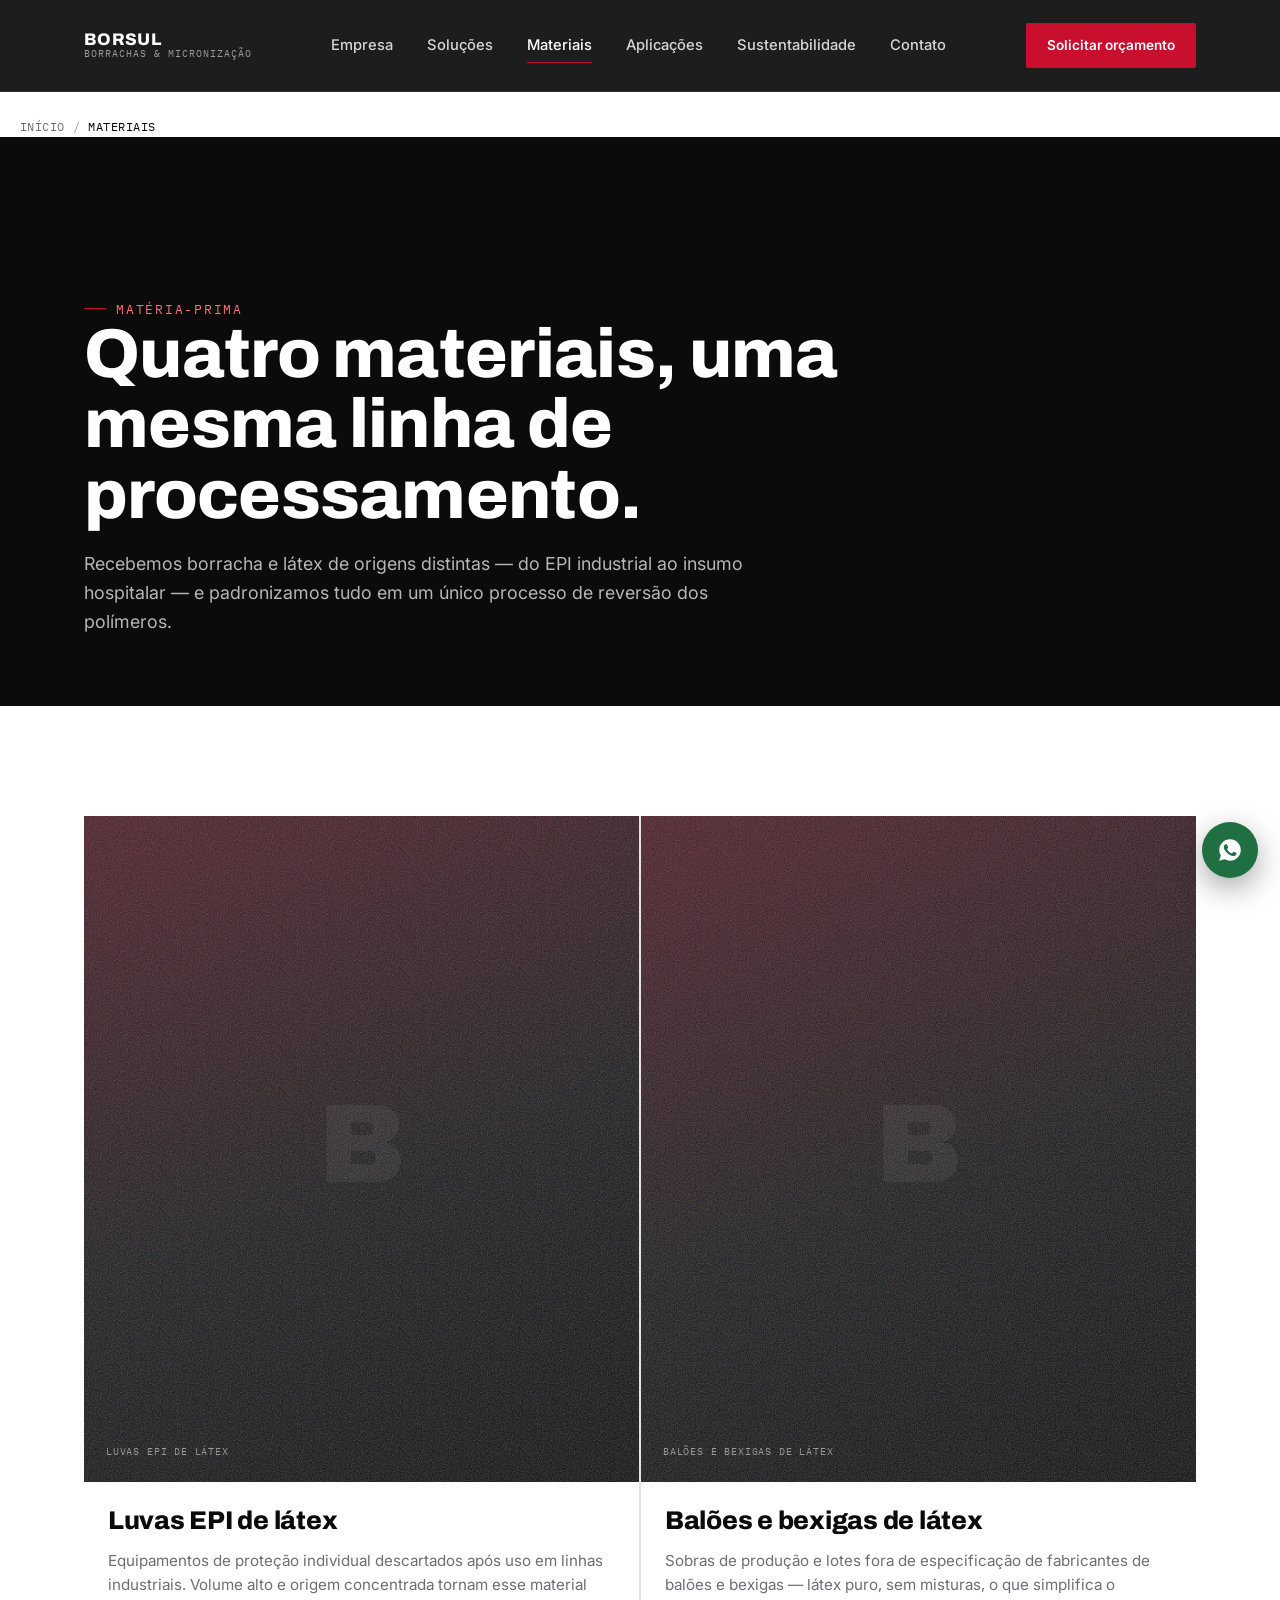
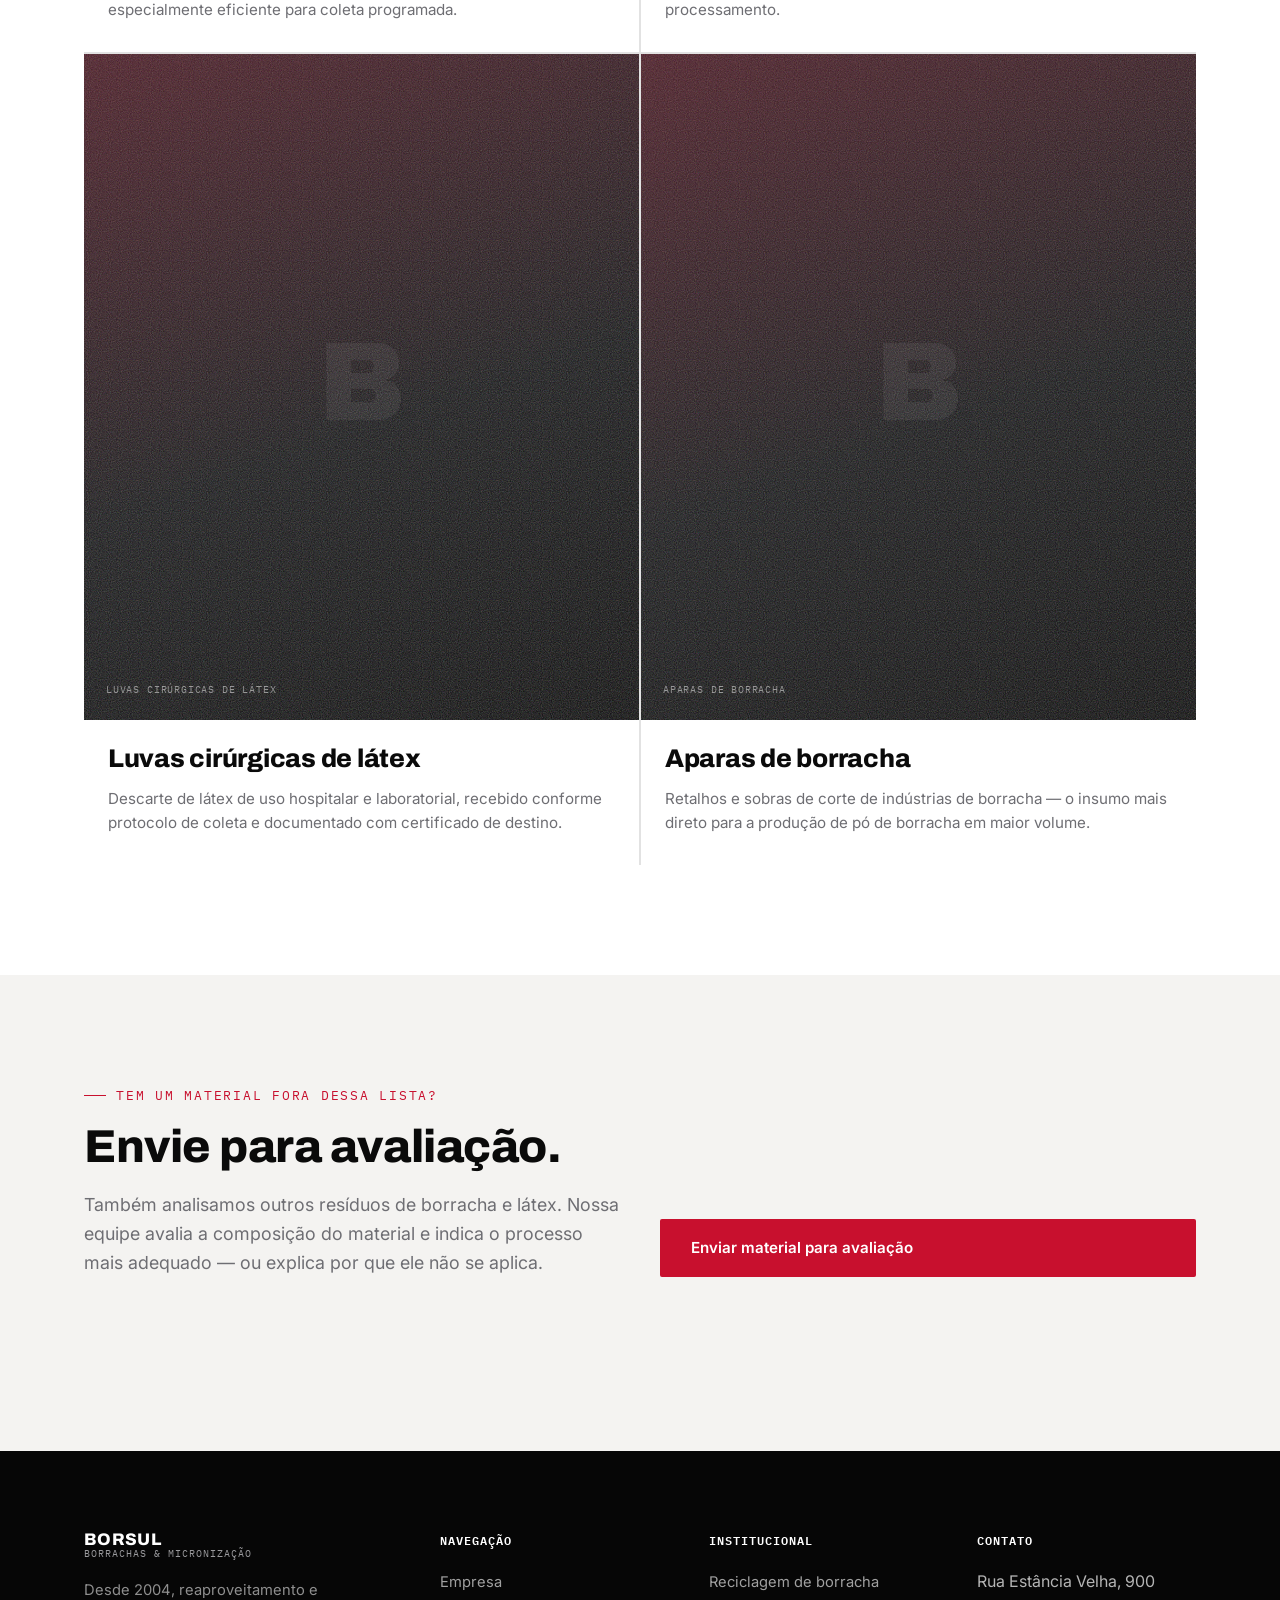
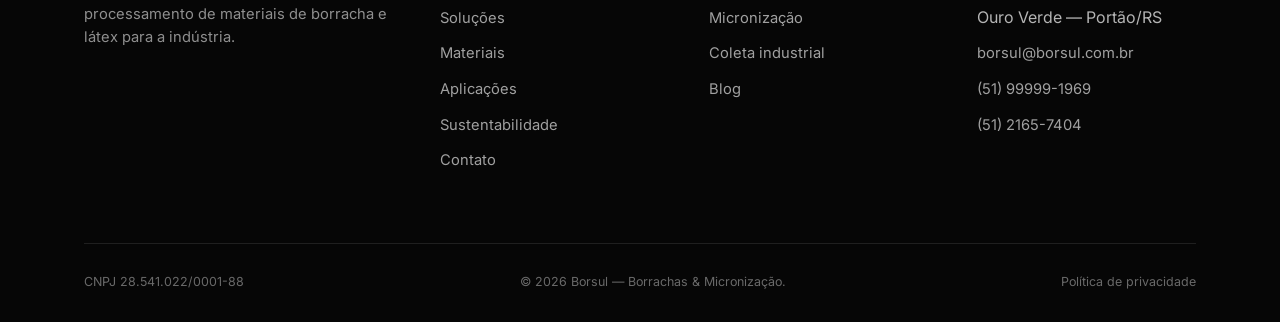
<file: materiais/index.html>
<!DOCTYPE html>
<html lang="pt-BR">
<head>
<meta charset="UTF-8">
<meta name="viewport" content="width=device-width, initial-scale=1.0">
<title>Materiais Reciclados: Luvas, Bexigas e Aparas de Látex — Borsul</title>
<meta name="description" content="Conheça os materiais que a Borsul reaproveita: luvas de EPI, balões e bexigas de látex, luvas cirúrgicas e aparas de borracha destinadas à produção de pó de borracha.">
<link rel="canonical" href="https://www.borsul.com.br/materiais/">
<meta property="og:type" content="website">
<meta property="og:title" content="Materiais Reciclados — Borsul">
<meta property="og:description" content="Luvas de látex, bexigas, luvas cirúrgicas e aparas de borracha reaproveitadas pela Borsul.">
<meta property="og:url" content="https://www.borsul.com.br/materiais/">
<meta property="og:locale" content="pt_BR">
<meta name="twitter:card" content="summary_large_image">
<link href="https://fonts.googleapis.com/css2?family=Archivo:wght@700;800;900&family=Inter:wght@400;500;600;700&family=IBM+Plex+Mono:wght@500;600&display=swap" rel="stylesheet">
<link rel="stylesheet" href="../assets/css/style.css">
<script type="application/ld+json">
{
  "@context": "https://schema.org",
  "@type": "BreadcrumbList",
  "itemListElement": [
    {"@type":"ListItem","position":1,"name":"Início","item":"https://www.borsul.com.br/"},
    {"@type":"ListItem","position":2,"name":"Materiais","item":"https://www.borsul.com.br/materiais/"}
  ]
}
</script>
</head>
<body>

<header class="site-header">
  <div class="container">
    <a href="../" class="brand">
      <!-- Quando o logotipo oficial estiver disponível, substituir por:
           <img src="../assets/images/logo.png" alt="Borsul – Borrachas & Micronização" class="brand-mark-img"> -->
      <span class="brand-name"><strong>BORSUL</strong><span>borrachas &amp; micronização</span></span>
    </a>
    <nav class="main-nav" aria-label="Navegação principal">
      <a href="../empresa/">Empresa</a>
      <a href="../#solucoes">Soluções</a>
      <a href="./" aria-current="page">Materiais</a>
      <a href="../aplicacoes/">Aplicações</a>
      <a href="../sustentabilidade/">Sustentabilidade</a>
      <a href="../contato/">Contato</a>
    </nav>
    <div class="header-actions">
      <a href="../contato/" class="btn btn-primary btn-sm">Solicitar orçamento</a>
      <button class="hamburger" aria-label="Abrir menu" aria-expanded="false"><span></span><span></span><span></span></button>
    </div>
  </div>
</header>

<nav class="mobile-nav" aria-label="Navegação mobile">
  <div class="container">
    <ul>
      <li><a href="../empresa/">Empresa</a></li>
      <li><a href="../#solucoes">Soluções</a></li>
      <li><a href="./">Materiais</a></li>
      <li><a href="../aplicacoes/">Aplicações</a></li>
      <li><a href="../sustentabilidade/">Sustentabilidade</a></li>
      <li><a href="../contato/">Contato</a></li>
    </ul>
    <a href="../contato/" class="btn btn-primary">Solicitar orçamento</a>
  </div>
</nav>

<main id="main">

  <div class="container breadcrumb">
    <a href="../">Início</a><span class="sep">/</span><span aria-current="page">Materiais</span>
  </div>

  <section class="page-hero">
    <div class="container">
      <span class="eyebrow on-dark">Matéria-prima</span>
      <h1>Quatro materiais, uma mesma linha de processamento.</h1>
      <p class="lede">Recebemos borracha e látex de origens distintas — do EPI industrial ao insumo hospitalar — e padronizamos tudo em um único processo de reversão dos polímeros.</p>
    </div>
  </section>

  <section>
    <div class="container">
      <div class="card-grid reveal">
        <div class="material-card">
          <div class="material-media"><div class="media-placeholder"><span class="placeholder-label">Luvas EPI de látex</span></div></div>
          <h3>Luvas EPI de látex</h3>
          <p>Equipamentos de proteção individual descartados após uso em linhas industriais. Volume alto e origem concentrada tornam esse material especialmente eficiente para coleta programada.</p>
        </div>
        <div class="material-card">
          <div class="material-media"><div class="media-placeholder"><span class="placeholder-label">Balões e bexigas de látex</span></div></div>
          <h3>Balões e bexigas de látex</h3>
          <p>Sobras de produção e lotes fora de especificação de fabricantes de balões e bexigas — látex puro, sem misturas, o que simplifica o processamento.</p>
        </div>
        <div class="material-card">
          <div class="material-media"><div class="media-placeholder"><span class="placeholder-label">Luvas cirúrgicas de látex</span></div></div>
          <h3>Luvas cirúrgicas de látex</h3>
          <p>Descarte de látex de uso hospitalar e laboratorial, recebido conforme protocolo de coleta e documentado com certificado de destino.</p>
        </div>
        <div class="material-card">
          <div class="material-media"><div class="media-placeholder"><span class="placeholder-label">Aparas de borracha</span></div></div>
          <h3>Aparas de borracha</h3>
          <p>Retalhos e sobras de corte de indústrias de borracha — o insumo mais direto para a produção de pó de borracha em maior volume.</p>
        </div>
      </div>
    </div>
  </section>

  <section class="section-paper">
    <div class="container">
      <div class="section-head split reveal">
        <div>
          <span class="eyebrow">Tem um material fora dessa lista?</span>
          <h2 style="margin-top:18px;">Envie para avaliação.</h2>
          <p class="lede" style="margin-top:18px;">Também analisamos outros resíduos de borracha e látex. Nossa equipe avalia a composição do material e indica o processo mais adequado — ou explica por que ele não se aplica.</p>
        </div>
        <a href="../contato/" class="btn btn-primary">Enviar material para avaliação</a>
      </div>
    </div>
  </section>

</main>

<footer class="site-footer">
  <div class="container">
    <div class="footer-top">
      <div class="footer-brand">
        <div class="brand-name"><strong>BORSUL</strong><span>borrachas &amp; micronização</span></div>
        <p>Desde 2004, reaproveitamento e processamento de materiais de borracha e látex para a indústria.</p>
      </div>
      <div class="footer-col">
        <h4>Navegação</h4>
        <ul>
          <li><a href="../empresa/">Empresa</a></li>
          <li><a href="../#solucoes">Soluções</a></li>
          <li><a href="./">Materiais</a></li>
          <li><a href="../aplicacoes/">Aplicações</a></li>
          <li><a href="../sustentabilidade/">Sustentabilidade</a></li>
          <li><a href="../contato/">Contato</a></li>
        </ul>
      </div>
      <div class="footer-col">
        <h4>Institucional</h4>
        <ul>
          <li><a href="../reciclagem-de-borracha/">Reciclagem de borracha</a></li>
          <li><a href="../micronizacao-de-borracha/">Micronização</a></li>
          <li><a href="../coleta/">Coleta industrial</a></li>
          <li><a href="../blog/">Blog</a></li>
        </ul>
      </div>
      <div class="footer-col">
        <h4>Contato</h4>
        <ul>
          <li>Rua Estância Velha, 900</li>
          <li>Ouro Verde — Portão/RS</li>
          <li><a href="mailto:borsul@borsul.com.br">borsul@borsul.com.br</a></li>
          <li><a href="tel:+555199991969">(51) 99999-1969</a></li>
          <li><a href="tel:+555121657404">(51) 2165-7404</a></li>
        </ul>
      </div>
    </div>
    <div class="footer-bottom">
      <span>CNPJ 28.541.022/0001-88</span>
      <span>© 2026 Borsul — Borrachas &amp; Micronização.</span>
      <a href="../contato/">Política de privacidade</a>
    </div>
  </div>
</footer>

<a href="https://wa.me/5551999991969" class="wa-float" aria-label="Falar no WhatsApp" target="_blank" rel="noopener">
  <svg width="26" height="26" viewBox="0 0 24 24" fill="currentColor"><path d="M12.04 2C6.58 2 2.13 6.45 2.13 11.91c0 1.87.5 3.62 1.4 5.13L2 22l5.13-1.5a9.85 9.85 0 0 0 4.91 1.32h.01c5.46 0 9.91-4.45 9.91-9.91C21.96 6.45 17.51 2 12.04 2Zm5.79 14.06c-.24.68-1.4 1.32-1.93 1.4-.5.08-1.13.11-1.82-.12-.42-.13-.96-.31-1.65-.6-2.9-1.25-4.8-4.16-4.94-4.35-.14-.19-1.18-1.57-1.18-3 0-1.42.75-2.12 1.02-2.41.26-.28.57-.35.76-.35h.55c.18 0 .42-.03.65.5.26.6.87 2.07.95 2.22.08.15.13.33.02.53-.1.2-.15.32-.3.49-.15.17-.31.38-.44.51-.15.15-.3.31-.13.6.17.3.76 1.25 1.63 2.03 1.12.99 2.06 1.3 2.36 1.45.29.15.46.13.63-.06.17-.19.72-.83.91-1.11.19-.29.38-.24.63-.14.26.1 1.63.77 1.91.91.29.14.48.21.55.33.07.12.07.68-.17 1.36Z"/></svg>
</a>

<script src="../assets/js/main.js"></script>
</body>
</html>
</file>
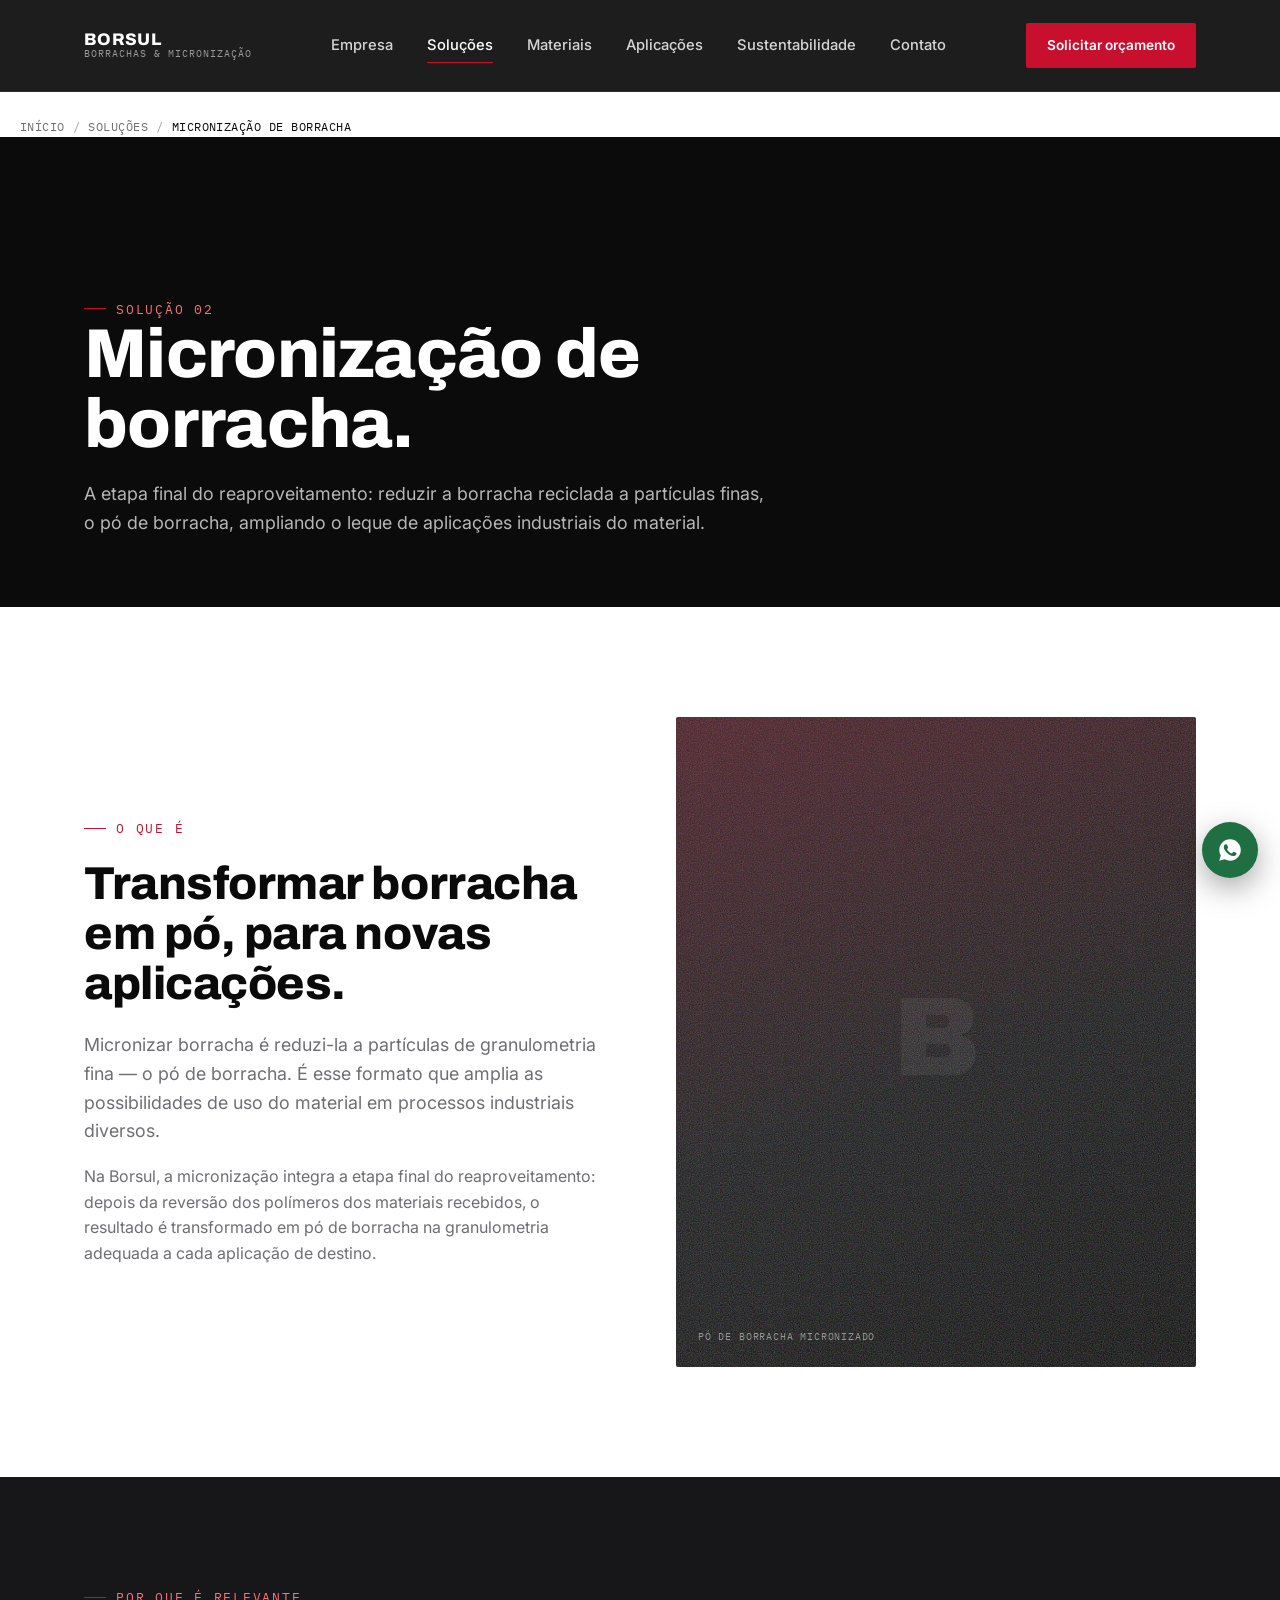
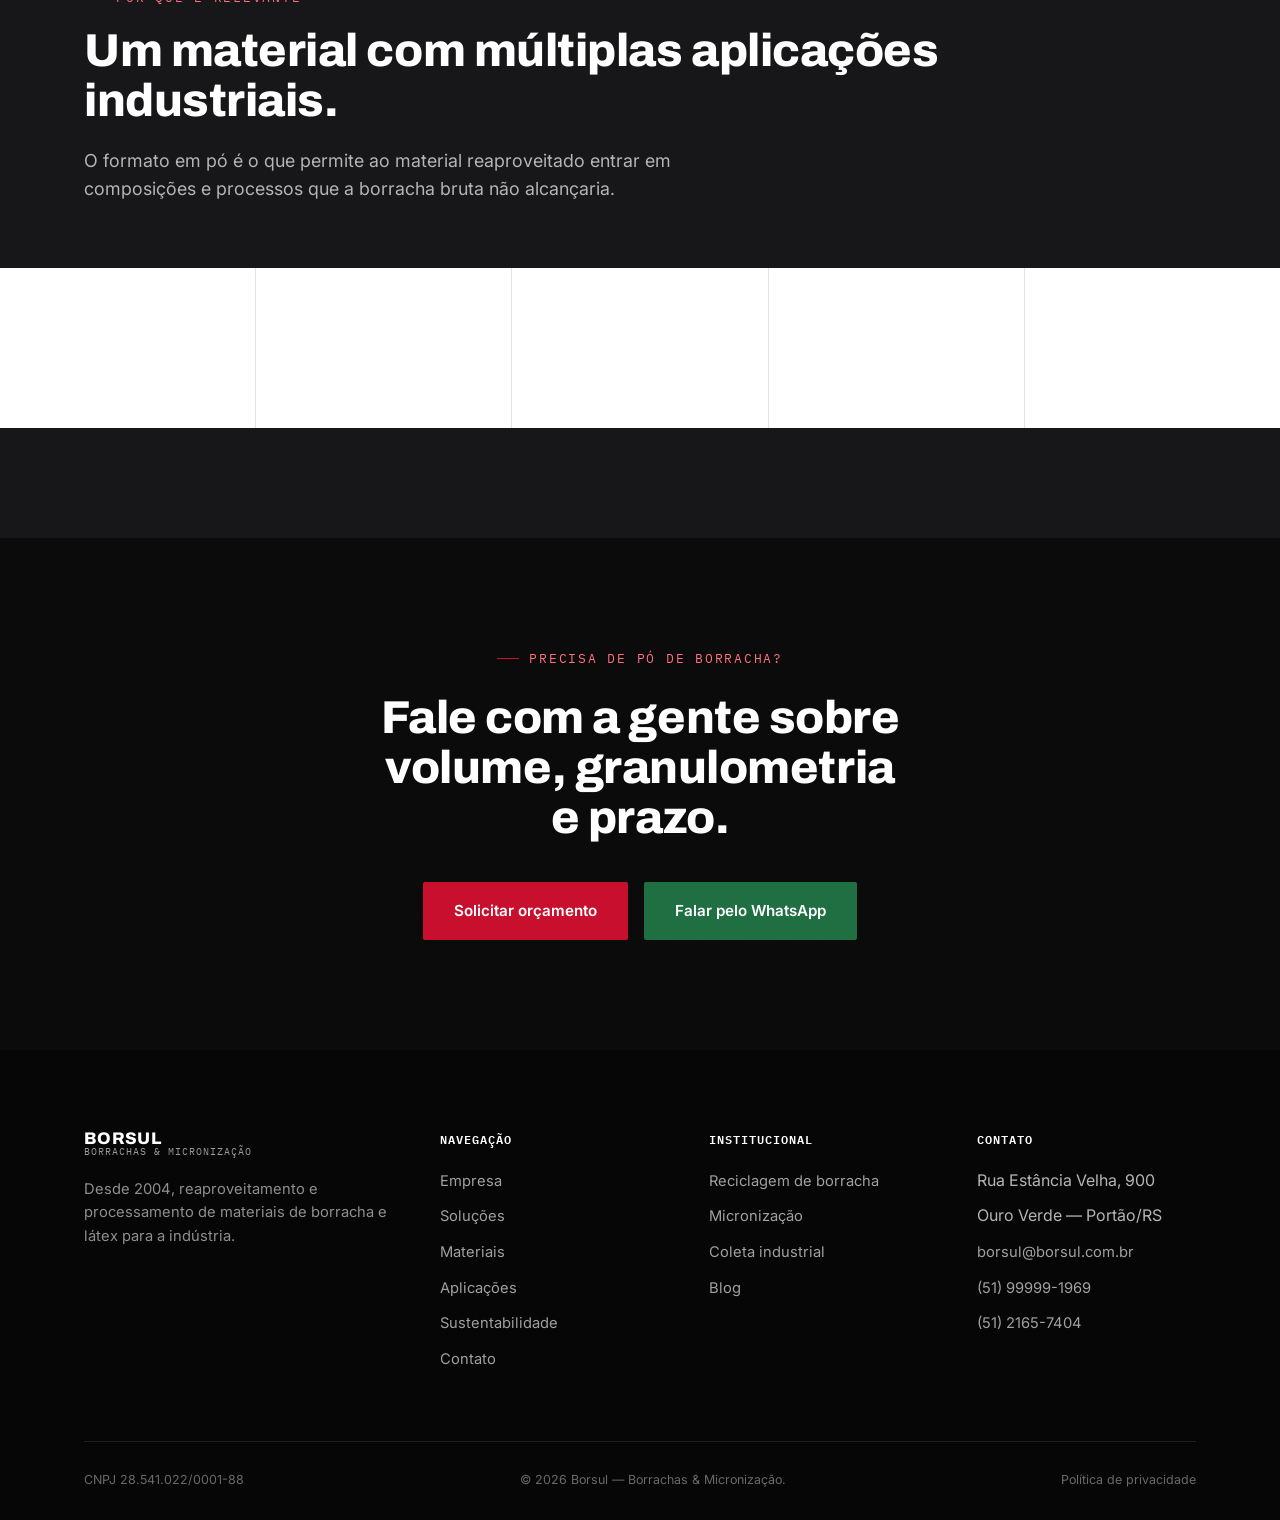
<file: micronizacao-de-borracha/index.html>
<!DOCTYPE html>
<html lang="pt-BR">
<head>
<meta charset="UTF-8">
<meta name="viewport" content="width=device-width, initial-scale=1.0">
<title>Micronização de Borracha e Pó de Borracha — Borsul</title>
<meta name="description" content="Entenda o que é a micronização de borracha: o processo que transforma borracha reaproveitada em pó de borracha para aplicação em diferentes setores industriais.">
<link rel="canonical" href="https://www.borsul.com.br/micronizacao-de-borracha/">
<meta property="og:type" content="website">
<meta property="og:title" content="Micronização de Borracha e Pó de Borracha — Borsul">
<meta property="og:description" content="A Borsul transforma borracha reaproveitada em pó de borracha por meio do processo de micronização.">
<meta property="og:url" content="https://www.borsul.com.br/micronizacao-de-borracha/">
<meta property="og:locale" content="pt_BR">
<meta name="twitter:card" content="summary_large_image">
<link href="https://fonts.googleapis.com/css2?family=Archivo:wght@700;800;900&family=Inter:wght@400;500;600;700&family=IBM+Plex+Mono:wght@500;600&display=swap" rel="stylesheet">
<link rel="stylesheet" href="../assets/css/style.css">
<script type="application/ld+json">
{
  "@context": "https://schema.org",
  "@type": "BreadcrumbList",
  "itemListElement": [
    {"@type":"ListItem","position":1,"name":"Início","item":"https://www.borsul.com.br/"},
    {"@type":"ListItem","position":2,"name":"Micronização de borracha","item":"https://www.borsul.com.br/micronizacao-de-borracha/"}
  ]
}
</script>
</head>
<body>

<header class="site-header">
  <div class="container">
    <a href="../" class="brand">
      <!-- Quando o logotipo oficial estiver disponível, substituir por:
           <img src="../assets/images/logo.png" alt="Borsul – Borrachas & Micronização" class="brand-mark-img"> -->
      <span class="brand-name"><strong>BORSUL</strong><span>borrachas &amp; micronização</span></span>
    </a>
    <nav class="main-nav" aria-label="Navegação principal">
      <a href="../empresa/">Empresa</a>
      <a href="../#solucoes" aria-current="page">Soluções</a>
      <a href="../materiais/">Materiais</a>
      <a href="../aplicacoes/">Aplicações</a>
      <a href="../sustentabilidade/">Sustentabilidade</a>
      <a href="../contato/">Contato</a>
    </nav>
    <div class="header-actions">
      <a href="../contato/" class="btn btn-primary btn-sm">Solicitar orçamento</a>
      <button class="hamburger" aria-label="Abrir menu" aria-expanded="false"><span></span><span></span><span></span></button>
    </div>
  </div>
</header>

<nav class="mobile-nav" aria-label="Navegação mobile">
  <div class="container">
    <ul>
      <li><a href="../empresa/">Empresa</a></li>
      <li><a href="../#solucoes">Soluções</a></li>
      <li><a href="../materiais/">Materiais</a></li>
      <li><a href="../aplicacoes/">Aplicações</a></li>
      <li><a href="../sustentabilidade/">Sustentabilidade</a></li>
      <li><a href="../contato/">Contato</a></li>
    </ul>
    <a href="../contato/" class="btn btn-primary">Solicitar orçamento</a>
  </div>
</nav>

<main id="main">

  <div class="container breadcrumb">
    <a href="../">Início</a><span class="sep">/</span><a href="../#solucoes">Soluções</a><span class="sep">/</span><span aria-current="page">Micronização de borracha</span>
  </div>

  <section class="page-hero">
    <div class="container">
      <span class="eyebrow on-dark">Solução 02</span>
      <h1>Micronização de borracha.</h1>
      <p class="lede">A etapa final do reaproveitamento: reduzir a borracha reciclada a partículas finas, o pó de borracha, ampliando o leque de aplicações industriais do material.</p>
    </div>
  </section>

  <section>
    <div class="container split reveal">
      <div class="split-text">
        <span class="eyebrow">O que é</span>
        <h2 style="margin-top:22px;">Transformar borracha em pó, para novas aplicações.</h2>
        <p class="lede">Micronizar borracha é reduzi-la a partículas de granulometria fina — o pó de borracha. É esse formato que amplia as possibilidades de uso do material em processos industriais diversos.</p>
        <p style="margin-top:18px; color:var(--gray-600);">Na Borsul, a micronização integra a etapa final do reaproveitamento: depois da reversão dos polímeros dos materiais recebidos, o resultado é transformado em pó de borracha na granulometria adequada a cada aplicação de destino.</p>
      </div>
      <div class="split-media">
        <!-- Substituir por fotografia do pó de borracha / linha de micronização (ver README §2) -->
        <div class="media-placeholder"><span class="placeholder-label">Pó de borracha micronizado</span></div>
      </div>
    </div>
  </section>

  <section class="section-graphite">
    <div class="container">
      <div class="section-head reveal">
        <span class="eyebrow on-dark">Por que é relevante</span>
        <h2>Um material com múltiplas aplicações industriais.</h2>
        <p class="lede">O formato em pó é o que permite ao material reaproveitado entrar em composições e processos que a borracha bruta não alcançaria.</p>
      </div>
    </div>
    <div class="industry-grid reveal">
      <a href="../aplicacoes/" class="industry-tile"><svg class="tile-icon" viewBox="0 0 40 40" fill="none" stroke="currentColor" stroke-width="1.6"><path d="M8 30c3-10 6-16 12-16s9 6 12 16"/><path d="M6 30h28"/></svg><h3>Calçadista</h3></a>
      <a href="../aplicacoes/" class="industry-tile"><svg class="tile-icon" viewBox="0 0 40 40" fill="none" stroke="currentColor" stroke-width="1.6"><rect x="8" y="10" width="24" height="20" rx="1"/><path d="M14 16h12M14 22h8"/></svg><h3>Peças técnicas</h3></a>
      <a href="../aplicacoes/" class="industry-tile"><svg class="tile-icon" viewBox="0 0 40 40" fill="none" stroke="currentColor" stroke-width="1.6"><path d="M6 24l3-9h18l5 9"/><circle cx="13" cy="27" r="3"/><circle cx="27" cy="27" r="3"/></svg><h3>Automotiva</h3></a>
      <a href="../aplicacoes/" class="industry-tile"><svg class="tile-icon" viewBox="0 0 40 40" fill="none" stroke="currentColor" stroke-width="1.6"><path d="M8 30V16l10-6 10 6v14"/><path d="M8 30h20"/></svg><h3>Construção civil</h3></a>
      <a href="../aplicacoes/" class="industry-tile"><svg class="tile-icon" viewBox="0 0 40 40" fill="none" stroke="currentColor" stroke-width="1.6"><circle cx="20" cy="14" r="5"/><path d="M20 19v11M12 30h16"/></svg><h3>Agrícola</h3></a>
    </div>
  </section>

  <section class="final-cta">
    <div class="container">
      <span class="eyebrow on-dark">Precisa de pó de borracha?</span>
      <h2>Fale com a gente sobre volume, granulometria e prazo.</h2>
      <div class="final-cta-actions">
        <a href="../contato/" class="btn btn-primary">Solicitar orçamento</a>
        <a href="https://wa.me/5551999991969" class="btn btn-whatsapp" target="_blank" rel="noopener">Falar pelo WhatsApp</a>
      </div>
    </div>
  </section>

</main>

<footer class="site-footer">
  <div class="container">
    <div class="footer-top">
      <div class="footer-brand">
        <div class="brand-name"><strong>BORSUL</strong><span>borrachas &amp; micronização</span></div>
        <p>Desde 2004, reaproveitamento e processamento de materiais de borracha e látex para a indústria.</p>
      </div>
      <div class="footer-col">
        <h4>Navegação</h4>
        <ul>
          <li><a href="../empresa/">Empresa</a></li>
          <li><a href="../#solucoes">Soluções</a></li>
          <li><a href="../materiais/">Materiais</a></li>
          <li><a href="../aplicacoes/">Aplicações</a></li>
          <li><a href="../sustentabilidade/">Sustentabilidade</a></li>
          <li><a href="../contato/">Contato</a></li>
        </ul>
      </div>
      <div class="footer-col">
        <h4>Institucional</h4>
        <ul>
          <li><a href="../reciclagem-de-borracha/">Reciclagem de borracha</a></li>
          <li><a href="./">Micronização</a></li>
          <li><a href="../coleta/">Coleta industrial</a></li>
          <li><a href="../blog/">Blog</a></li>
        </ul>
      </div>
      <div class="footer-col">
        <h4>Contato</h4>
        <ul>
          <li>Rua Estância Velha, 900</li>
          <li>Ouro Verde — Portão/RS</li>
          <li><a href="mailto:borsul@borsul.com.br">borsul@borsul.com.br</a></li>
          <li><a href="tel:+555199991969">(51) 99999-1969</a></li>
          <li><a href="tel:+555121657404">(51) 2165-7404</a></li>
        </ul>
      </div>
    </div>
    <div class="footer-bottom">
      <span>CNPJ 28.541.022/0001-88</span>
      <span>© 2026 Borsul — Borrachas &amp; Micronização.</span>
      <a href="../contato/">Política de privacidade</a>
    </div>
  </div>
</footer>

<a href="https://wa.me/5551999991969" class="wa-float" aria-label="Falar no WhatsApp" target="_blank" rel="noopener">
  <svg width="26" height="26" viewBox="0 0 24 24" fill="currentColor"><path d="M12.04 2C6.58 2 2.13 6.45 2.13 11.91c0 1.87.5 3.62 1.4 5.13L2 22l5.13-1.5a9.85 9.85 0 0 0 4.91 1.32h.01c5.46 0 9.91-4.45 9.91-9.91C21.96 6.45 17.51 2 12.04 2Zm5.79 14.06c-.24.68-1.4 1.32-1.93 1.4-.5.08-1.13.11-1.82-.12-.42-.13-.96-.31-1.65-.6-2.9-1.25-4.8-4.16-4.94-4.35-.14-.19-1.18-1.57-1.18-3 0-1.42.75-2.12 1.02-2.41.26-.28.57-.35.76-.35h.55c.18 0 .42-.03.65.5.26.6.87 2.07.95 2.22.08.15.13.33.02.53-.1.2-.15.32-.3.49-.15.17-.31.38-.44.51-.15.15-.3.31-.13.6.17.3.76 1.25 1.63 2.03 1.12.99 2.06 1.3 2.36 1.45.29.15.46.13.63-.06.17-.19.72-.83.91-1.11.19-.29.38-.24.63-.14.26.1 1.63.77 1.91.91.29.14.48.21.55.33.07.12.07.68-.17 1.36Z"/></svg>
</a>

<script src="../assets/js/main.js"></script>
</body>
</html>
</file>
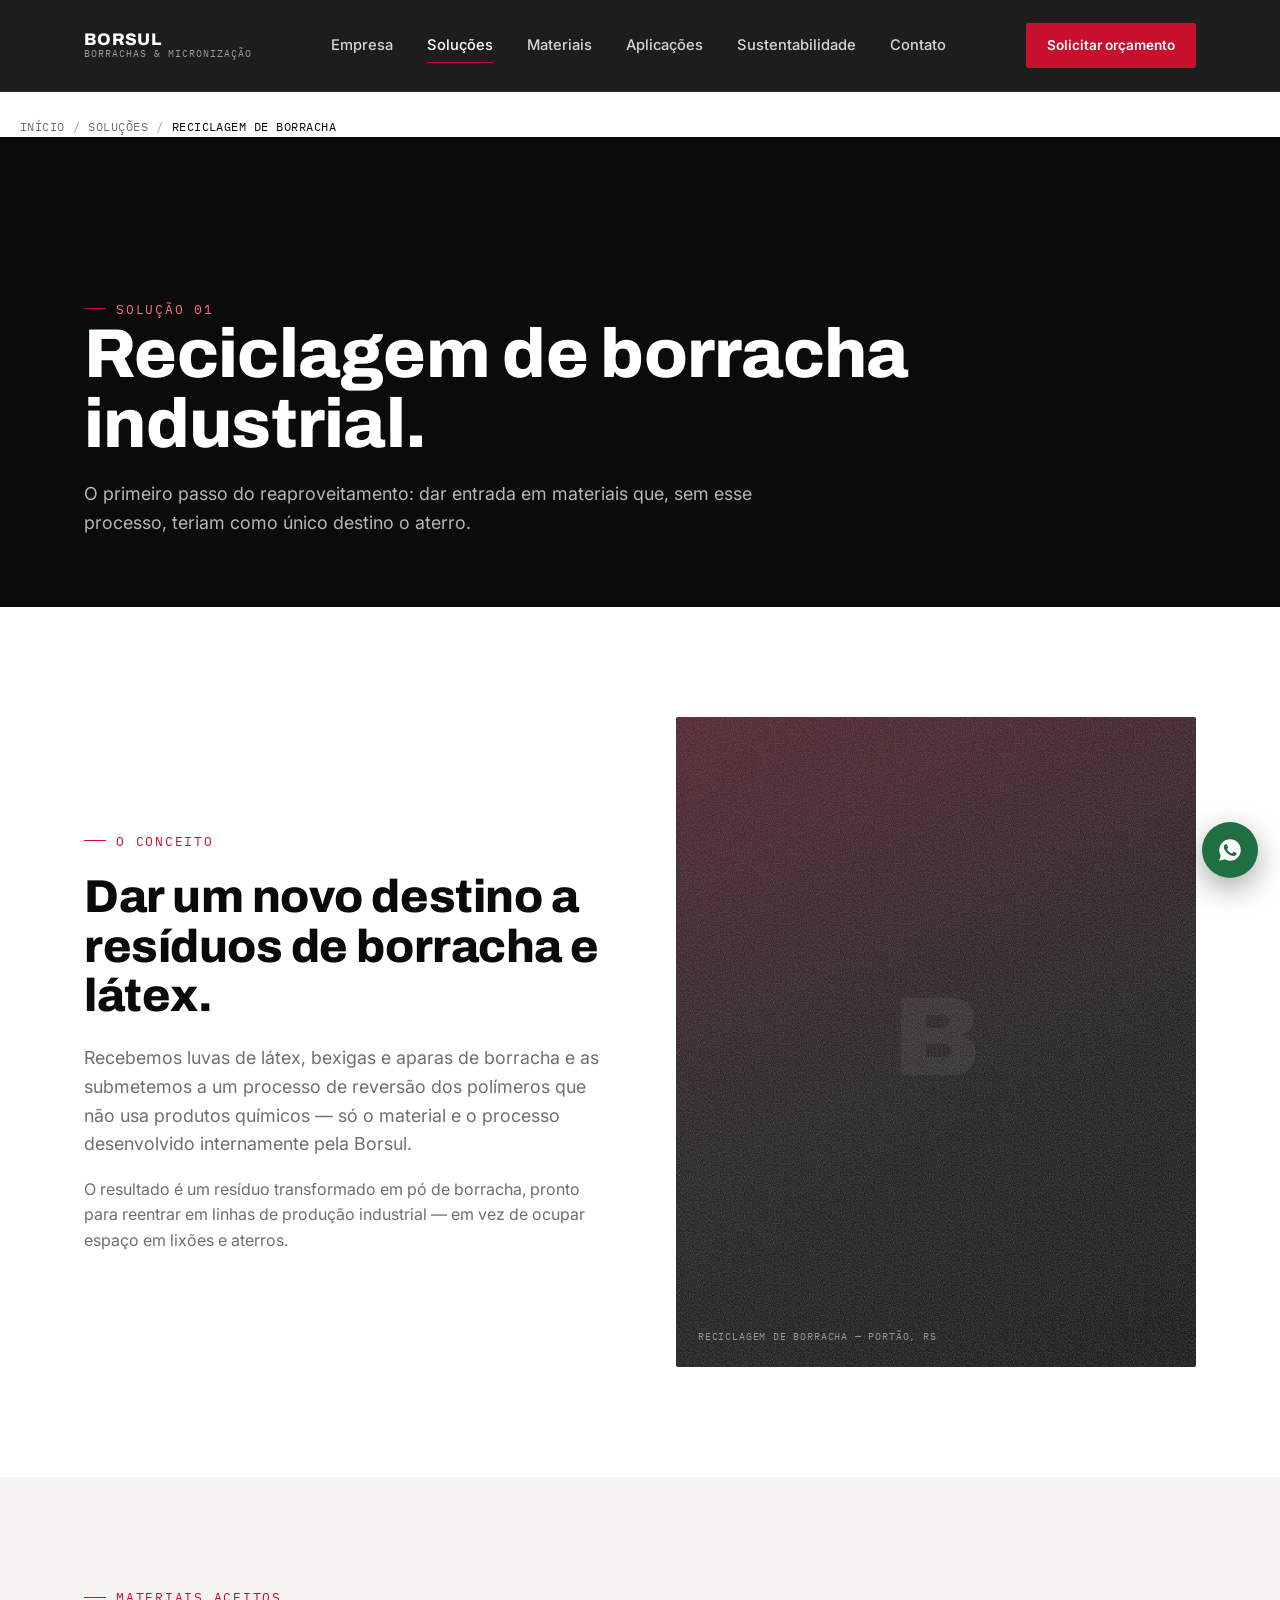
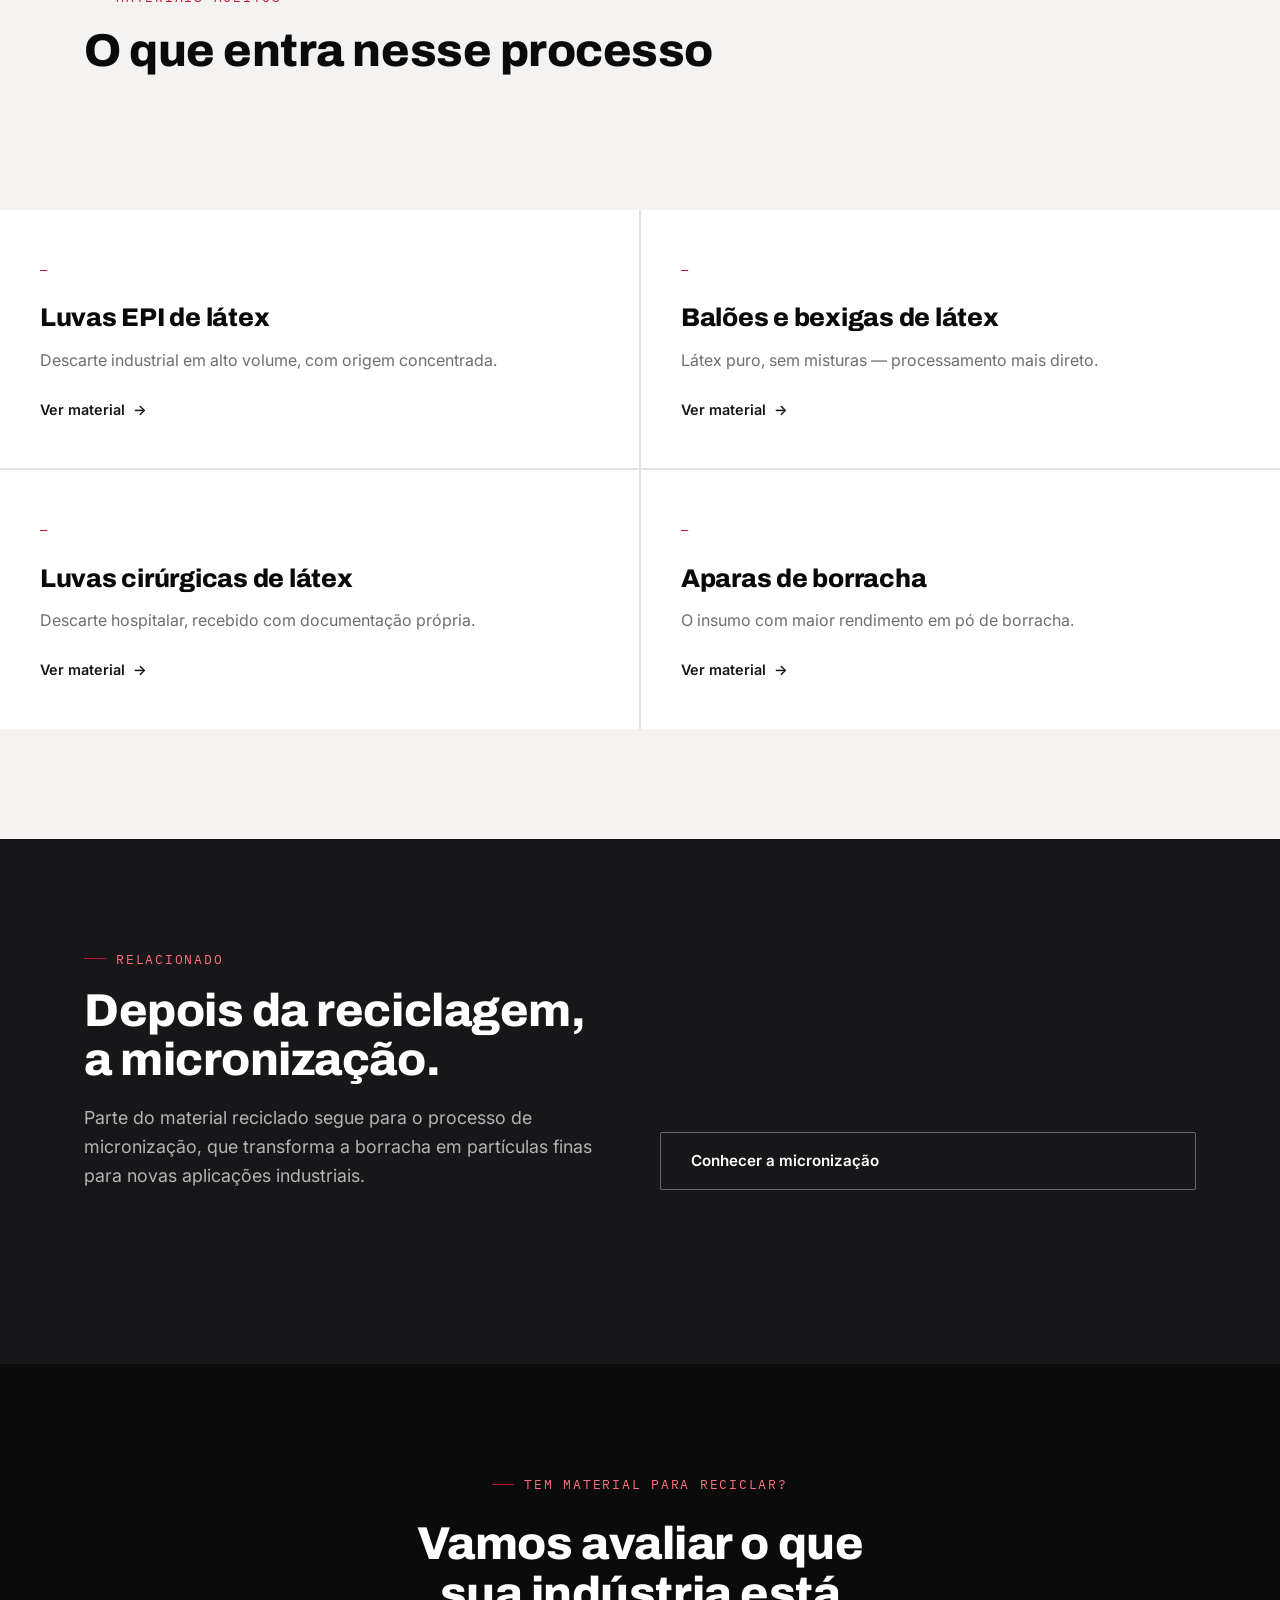
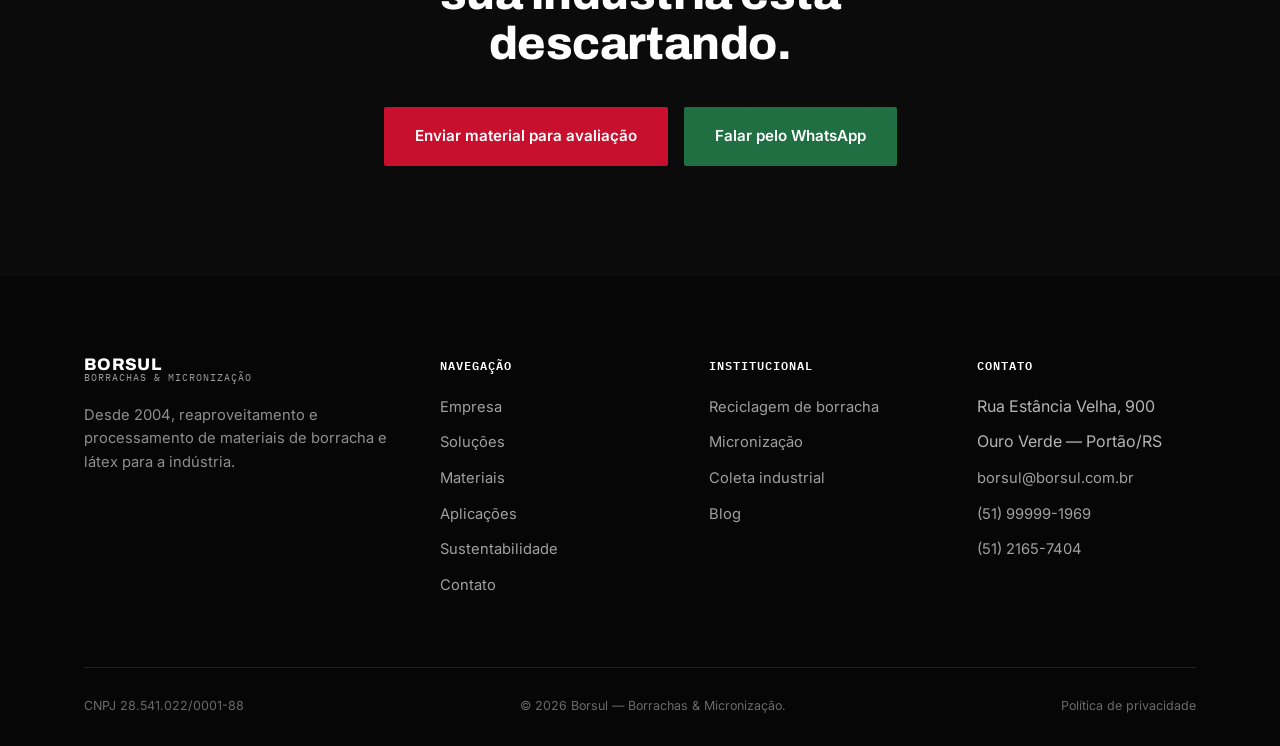
<file: reciclagem-de-borracha/index.html>
<!DOCTYPE html>
<html lang="pt-BR">
<head>
<meta charset="UTF-8">
<meta name="viewport" content="width=device-width, initial-scale=1.0">
<title>Reciclagem de Borracha Industrial — Borsul</title>
<meta name="description" content="A Borsul realiza a reciclagem de borracha industrial, reaproveitando resíduos de látex e borracha e reduzindo o volume desses materiais destinado a lixões.">
<link rel="canonical" href="https://www.borsul.com.br/reciclagem-de-borracha/">
<meta property="og:type" content="website">
<meta property="og:title" content="Reciclagem de Borracha Industrial — Borsul">
<meta property="og:description" content="Reaproveitamento de resíduos de borracha e látex, reduzindo impactos ambientais e criando novos destinos industriais.">
<meta property="og:url" content="https://www.borsul.com.br/reciclagem-de-borracha/">
<meta property="og:locale" content="pt_BR">
<meta name="twitter:card" content="summary_large_image">
<link href="https://fonts.googleapis.com/css2?family=Archivo:wght@700;800;900&family=Inter:wght@400;500;600;700&family=IBM+Plex+Mono:wght@500;600&display=swap" rel="stylesheet">
<link rel="stylesheet" href="../assets/css/style.css">
<script type="application/ld+json">
{
  "@context": "https://schema.org",
  "@type": "BreadcrumbList",
  "itemListElement": [
    {"@type":"ListItem","position":1,"name":"Início","item":"https://www.borsul.com.br/"},
    {"@type":"ListItem","position":2,"name":"Reciclagem de borracha","item":"https://www.borsul.com.br/reciclagem-de-borracha/"}
  ]
}
</script>
</head>
<body>

<header class="site-header">
  <div class="container">
    <a href="../" class="brand">
      <!-- Quando o logotipo oficial estiver disponível, substituir por:
           <img src="../assets/images/logo.png" alt="Borsul – Borrachas & Micronização" class="brand-mark-img"> -->
      <span class="brand-name"><strong>BORSUL</strong><span>borrachas &amp; micronização</span></span>
    </a>
    <nav class="main-nav" aria-label="Navegação principal">
      <a href="../empresa/">Empresa</a>
      <a href="../#solucoes" aria-current="page">Soluções</a>
      <a href="../materiais/">Materiais</a>
      <a href="../aplicacoes/">Aplicações</a>
      <a href="../sustentabilidade/">Sustentabilidade</a>
      <a href="../contato/">Contato</a>
    </nav>
    <div class="header-actions">
      <a href="../contato/" class="btn btn-primary btn-sm">Solicitar orçamento</a>
      <button class="hamburger" aria-label="Abrir menu" aria-expanded="false"><span></span><span></span><span></span></button>
    </div>
  </div>
</header>

<nav class="mobile-nav" aria-label="Navegação mobile">
  <div class="container">
    <ul>
      <li><a href="../empresa/">Empresa</a></li>
      <li><a href="../#solucoes">Soluções</a></li>
      <li><a href="../materiais/">Materiais</a></li>
      <li><a href="../aplicacoes/">Aplicações</a></li>
      <li><a href="../sustentabilidade/">Sustentabilidade</a></li>
      <li><a href="../contato/">Contato</a></li>
    </ul>
    <a href="../contato/" class="btn btn-primary">Solicitar orçamento</a>
  </div>
</nav>

<main id="main">

  <div class="container breadcrumb">
    <a href="../">Início</a><span class="sep">/</span><a href="../#solucoes">Soluções</a><span class="sep">/</span><span aria-current="page">Reciclagem de borracha</span>
  </div>

  <section class="page-hero">
    <div class="container">
      <span class="eyebrow on-dark">Solução 01</span>
      <h1>Reciclagem de borracha industrial.</h1>
      <p class="lede">O primeiro passo do reaproveitamento: dar entrada em materiais que, sem esse processo, teriam como único destino o aterro.</p>
    </div>
  </section>

  <section>
    <div class="container split reveal">
      <div class="split-text">
        <span class="eyebrow">O conceito</span>
        <h2 style="margin-top:22px;">Dar um novo destino a resíduos de borracha e látex.</h2>
        <p class="lede">Recebemos luvas de látex, bexigas e aparas de borracha e as submetemos a um processo de reversão dos polímeros que não usa produtos químicos — só o material e o processo desenvolvido internamente pela Borsul.</p>
        <p style="margin-top:18px; color:var(--gray-600);">O resultado é um resíduo transformado em pó de borracha, pronto para reentrar em linhas de produção industrial — em vez de ocupar espaço em lixões e aterros.</p>
      </div>
      <div class="split-media">
        <!-- Substituir por fotografia do processo de reciclagem (ver README §2) -->
        <div class="media-placeholder"><span class="placeholder-label">Reciclagem de borracha — Portão, RS</span></div>
      </div>
    </div>
  </section>

  <section class="section-paper">
    <div class="container">
      <div class="section-head reveal">
        <span class="eyebrow">Materiais aceitos</span>
        <h2>O que entra nesse processo</h2>
      </div>
      <div class="lede reveal" style="margin-bottom:40px;">Quatro origens de resíduo, um mesmo processo de reversão.</div>
    </div>
    <div class="card-grid reveal">
      <a href="../materiais/" class="solution-card"><span class="num-tag">—</span><h3>Luvas EPI de látex</h3><p>Descarte industrial em alto volume, com origem concentrada.</p><span class="card-link">Ver material</span></a>
      <a href="../materiais/" class="solution-card"><span class="num-tag">—</span><h3>Balões e bexigas de látex</h3><p>Látex puro, sem misturas — processamento mais direto.</p><span class="card-link">Ver material</span></a>
      <a href="../materiais/" class="solution-card"><span class="num-tag">—</span><h3>Luvas cirúrgicas de látex</h3><p>Descarte hospitalar, recebido com documentação própria.</p><span class="card-link">Ver material</span></a>
      <a href="../materiais/" class="solution-card"><span class="num-tag">—</span><h3>Aparas de borracha</h3><p>O insumo com maior rendimento em pó de borracha.</p><span class="card-link">Ver material</span></a>
    </div>
  </section>

  <section class="section-graphite">
    <div class="container">
      <div class="section-head split reveal">
        <div>
          <span class="eyebrow on-dark">Relacionado</span>
          <h2 style="margin-top:18px;">Depois da reciclagem, a micronização.</h2>
          <p class="lede" style="margin-top:18px;">Parte do material reciclado segue para o processo de micronização, que transforma a borracha em partículas finas para novas aplicações industriais.</p>
        </div>
        <a href="../micronizacao-de-borracha/" class="btn btn-ghost-dark">Conhecer a micronização</a>
      </div>
    </div>
  </section>

  <section class="final-cta">
    <div class="container">
      <span class="eyebrow on-dark">Tem material para reciclar?</span>
      <h2>Vamos avaliar o que sua indústria está descartando.</h2>
      <div class="final-cta-actions">
        <a href="../contato/" class="btn btn-primary">Enviar material para avaliação</a>
        <a href="https://wa.me/5551999991969" class="btn btn-whatsapp" target="_blank" rel="noopener">Falar pelo WhatsApp</a>
      </div>
    </div>
  </section>

</main>

<footer class="site-footer">
  <div class="container">
    <div class="footer-top">
      <div class="footer-brand">
        <div class="brand-name"><strong>BORSUL</strong><span>borrachas &amp; micronização</span></div>
        <p>Desde 2004, reaproveitamento e processamento de materiais de borracha e látex para a indústria.</p>
      </div>
      <div class="footer-col">
        <h4>Navegação</h4>
        <ul>
          <li><a href="../empresa/">Empresa</a></li>
          <li><a href="../#solucoes">Soluções</a></li>
          <li><a href="../materiais/">Materiais</a></li>
          <li><a href="../aplicacoes/">Aplicações</a></li>
          <li><a href="../sustentabilidade/">Sustentabilidade</a></li>
          <li><a href="../contato/">Contato</a></li>
        </ul>
      </div>
      <div class="footer-col">
        <h4>Institucional</h4>
        <ul>
          <li><a href="./">Reciclagem de borracha</a></li>
          <li><a href="../micronizacao-de-borracha/">Micronização</a></li>
          <li><a href="../coleta/">Coleta industrial</a></li>
          <li><a href="../blog/">Blog</a></li>
        </ul>
      </div>
      <div class="footer-col">
        <h4>Contato</h4>
        <ul>
          <li>Rua Estância Velha, 900</li>
          <li>Ouro Verde — Portão/RS</li>
          <li><a href="mailto:borsul@borsul.com.br">borsul@borsul.com.br</a></li>
          <li><a href="tel:+555199991969">(51) 99999-1969</a></li>
          <li><a href="tel:+555121657404">(51) 2165-7404</a></li>
        </ul>
      </div>
    </div>
    <div class="footer-bottom">
      <span>CNPJ 28.541.022/0001-88</span>
      <span>© 2026 Borsul — Borrachas &amp; Micronização.</span>
      <a href="../contato/">Política de privacidade</a>
    </div>
  </div>
</footer>

<a href="https://wa.me/5551999991969" class="wa-float" aria-label="Falar no WhatsApp" target="_blank" rel="noopener">
  <svg width="26" height="26" viewBox="0 0 24 24" fill="currentColor"><path d="M12.04 2C6.58 2 2.13 6.45 2.13 11.91c0 1.87.5 3.62 1.4 5.13L2 22l5.13-1.5a9.85 9.85 0 0 0 4.91 1.32h.01c5.46 0 9.91-4.45 9.91-9.91C21.96 6.45 17.51 2 12.04 2Zm5.79 14.06c-.24.68-1.4 1.32-1.93 1.4-.5.08-1.13.11-1.82-.12-.42-.13-.96-.31-1.65-.6-2.9-1.25-4.8-4.16-4.94-4.35-.14-.19-1.18-1.57-1.18-3 0-1.42.75-2.12 1.02-2.41.26-.28.57-.35.76-.35h.55c.18 0 .42-.03.65.5.26.6.87 2.07.95 2.22.08.15.13.33.02.53-.1.2-.15.32-.3.49-.15.17-.31.38-.44.51-.15.15-.3.31-.13.6.17.3.76 1.25 1.63 2.03 1.12.99 2.06 1.3 2.36 1.45.29.15.46.13.63-.06.17-.19.72-.83.91-1.11.19-.29.38-.24.63-.14.26.1 1.63.77 1.91.91.29.14.48.21.55.33.07.12.07.68-.17 1.36Z"/></svg>
</a>

<script src="../assets/js/main.js"></script>
</body>
</html>
</file>
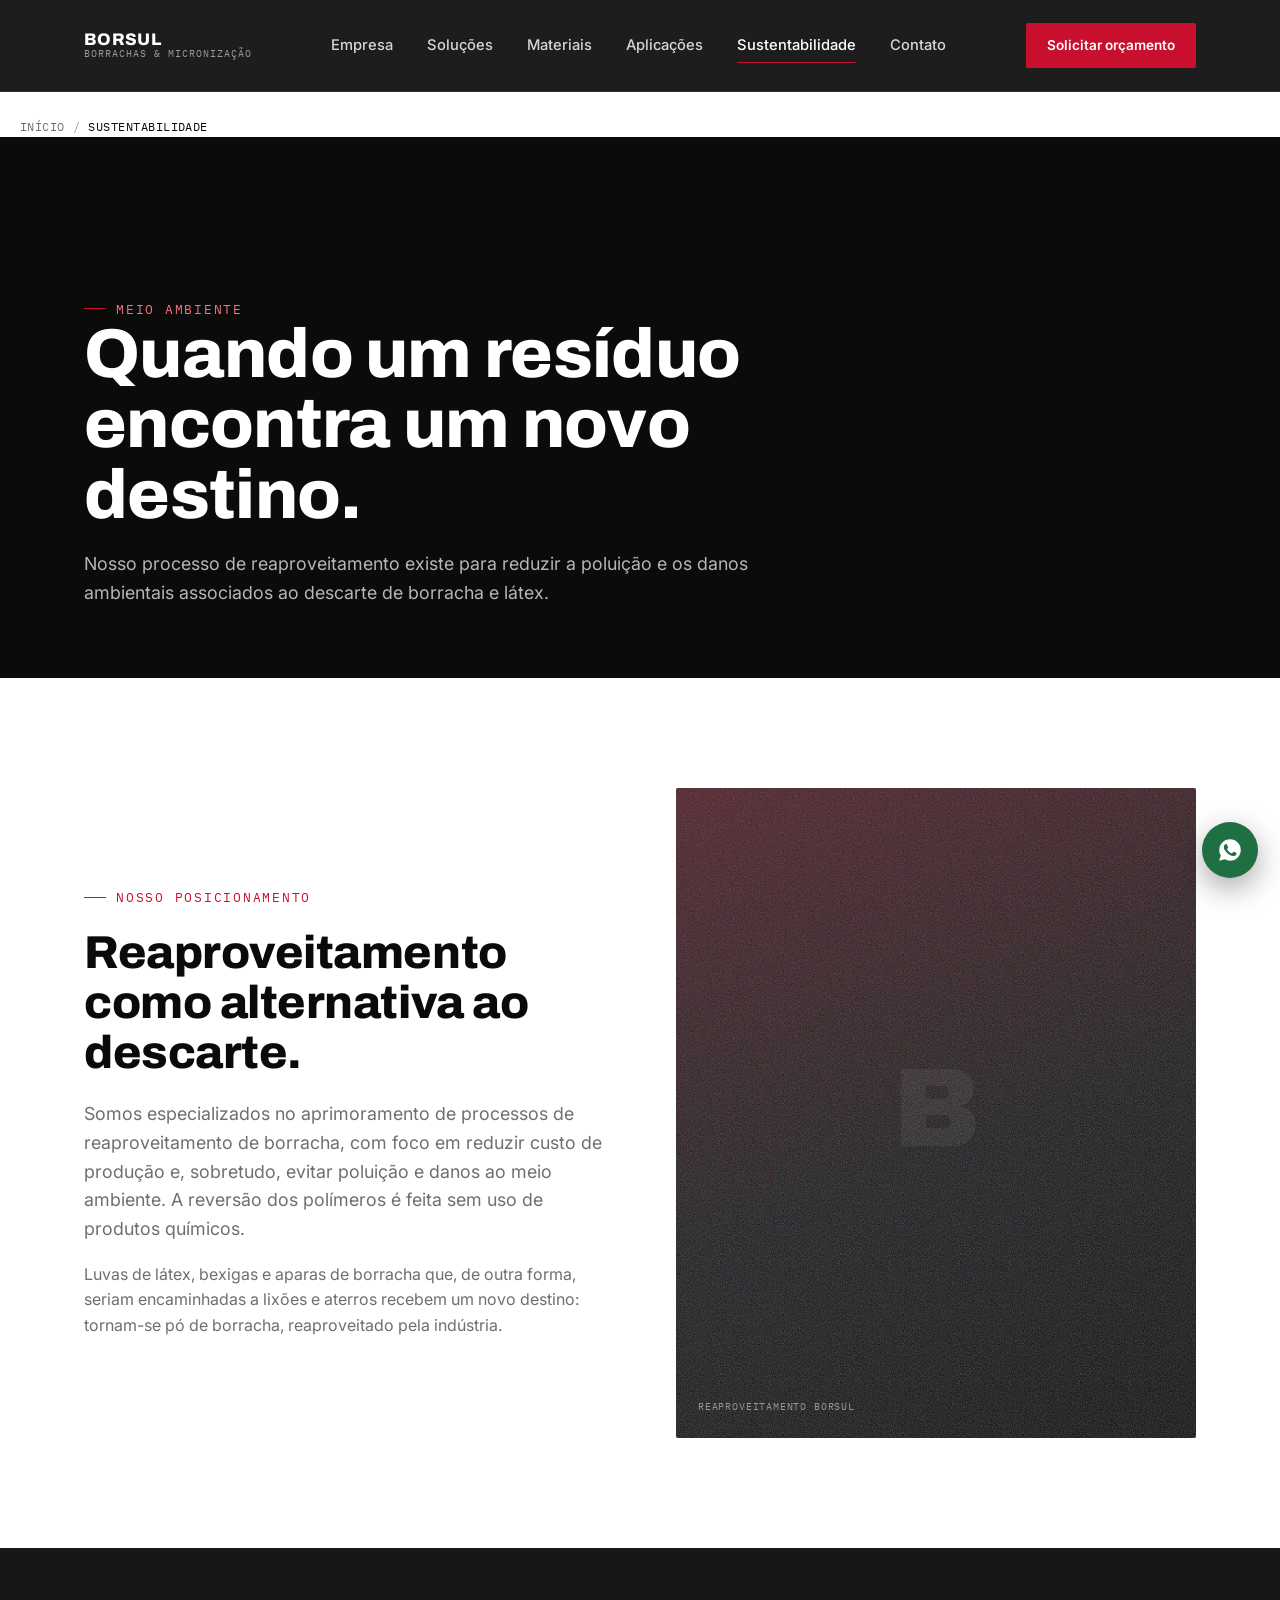
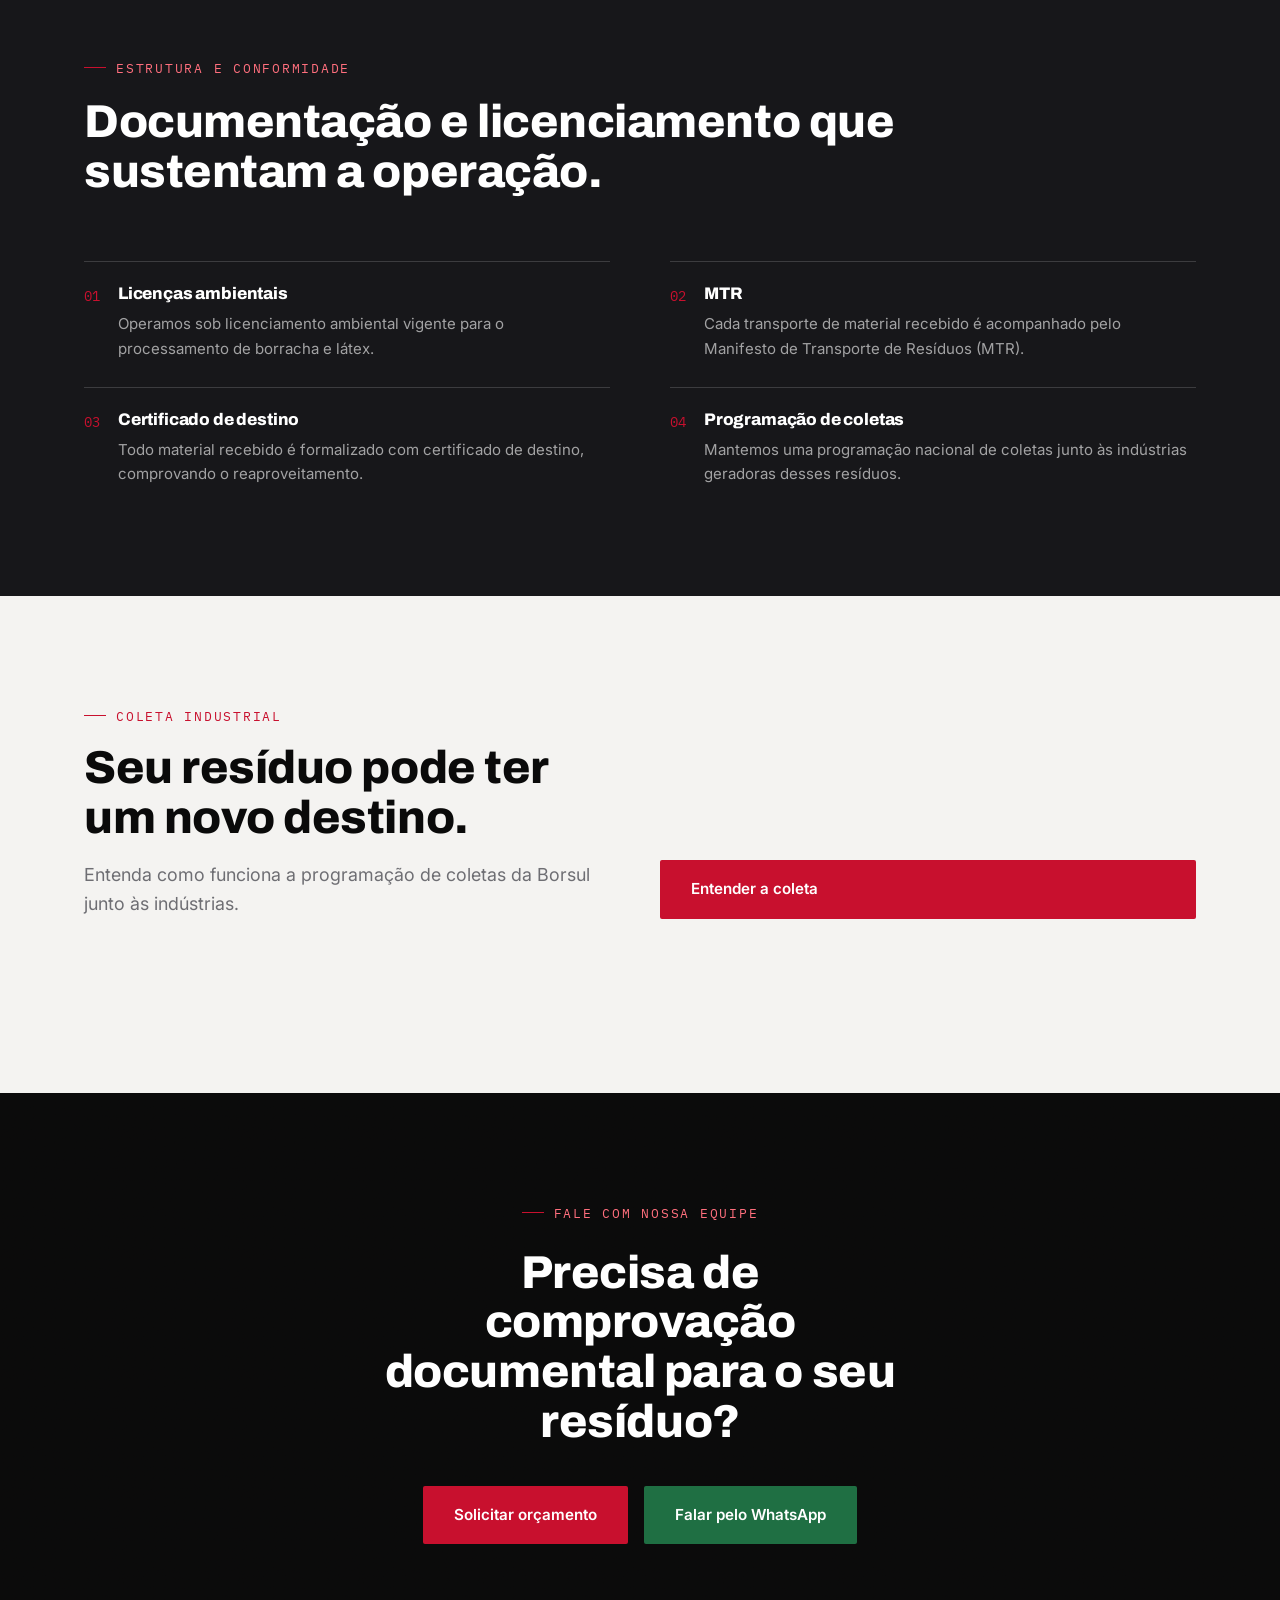
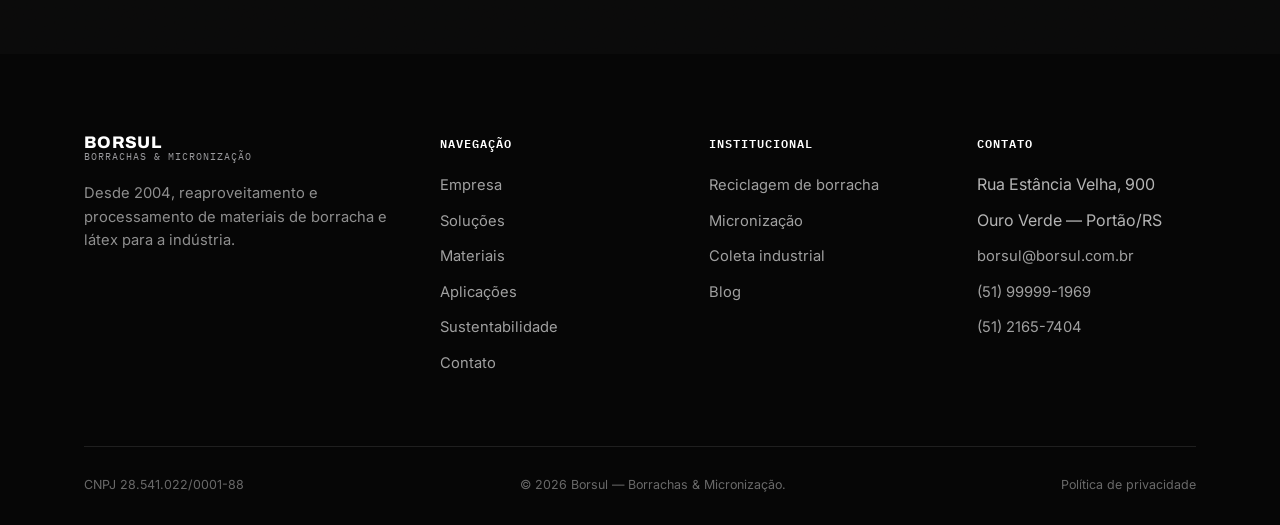
<file: sustentabilidade/index.html>
<!DOCTYPE html>
<html lang="pt-BR">
<head>
<meta charset="UTF-8">
<meta name="viewport" content="width=device-width, initial-scale=1.0">
<title>Sustentabilidade na Reciclagem de Borracha — Borsul</title>
<meta name="description" content="A Borsul reaproveita resíduos de borracha e látex sem uso de produtos químicos, com licenças ambientais, MTR e certificado de destino, reduzindo o volume de material em lixões.">
<link rel="canonical" href="https://www.borsul.com.br/sustentabilidade/">
<meta property="og:type" content="website">
<meta property="og:title" content="Sustentabilidade na Reciclagem de Borracha — Borsul">
<meta property="og:description" content="Reaproveitamento de resíduos de borracha e látex com licenciamento ambiental e programação de coletas.">
<meta property="og:url" content="https://www.borsul.com.br/sustentabilidade/">
<meta property="og:locale" content="pt_BR">
<meta name="twitter:card" content="summary_large_image">
<link href="https://fonts.googleapis.com/css2?family=Archivo:wght@700;800;900&family=Inter:wght@400;500;600;700&family=IBM+Plex+Mono:wght@500;600&display=swap" rel="stylesheet">
<link rel="stylesheet" href="../assets/css/style.css">
<script type="application/ld+json">
{
  "@context": "https://schema.org",
  "@type": "BreadcrumbList",
  "itemListElement": [
    {"@type":"ListItem","position":1,"name":"Início","item":"https://www.borsul.com.br/"},
    {"@type":"ListItem","position":2,"name":"Sustentabilidade","item":"https://www.borsul.com.br/sustentabilidade/"}
  ]
}
</script>
</head>
<body>

<header class="site-header">
  <div class="container">
    <a href="../" class="brand">
      <!-- Quando o logotipo oficial estiver disponível, substituir por:
           <img src="../assets/images/logo.png" alt="Borsul – Borrachas & Micronização" class="brand-mark-img"> -->
      <span class="brand-name"><strong>BORSUL</strong><span>borrachas &amp; micronização</span></span>
    </a>
    <nav class="main-nav" aria-label="Navegação principal">
      <a href="../empresa/">Empresa</a>
      <a href="../#solucoes">Soluções</a>
      <a href="../materiais/">Materiais</a>
      <a href="../aplicacoes/">Aplicações</a>
      <a href="./" aria-current="page">Sustentabilidade</a>
      <a href="../contato/">Contato</a>
    </nav>
    <div class="header-actions">
      <a href="../contato/" class="btn btn-primary btn-sm">Solicitar orçamento</a>
      <button class="hamburger" aria-label="Abrir menu" aria-expanded="false"><span></span><span></span><span></span></button>
    </div>
  </div>
</header>

<nav class="mobile-nav" aria-label="Navegação mobile">
  <div class="container">
    <ul>
      <li><a href="../empresa/">Empresa</a></li>
      <li><a href="../#solucoes">Soluções</a></li>
      <li><a href="../materiais/">Materiais</a></li>
      <li><a href="../aplicacoes/">Aplicações</a></li>
      <li><a href="./">Sustentabilidade</a></li>
      <li><a href="../contato/">Contato</a></li>
    </ul>
    <a href="../contato/" class="btn btn-primary">Solicitar orçamento</a>
  </div>
</nav>

<main id="main">

  <div class="container breadcrumb">
    <a href="../">Início</a><span class="sep">/</span><span aria-current="page">Sustentabilidade</span>
  </div>

  <section class="page-hero">
    <div class="container">
      <span class="eyebrow on-dark">Meio ambiente</span>
      <h1>Quando um resíduo encontra um novo destino.</h1>
      <p class="lede">Nosso processo de reaproveitamento existe para reduzir a poluição e os danos ambientais associados ao descarte de borracha e látex.</p>
    </div>
  </section>

  <section>
    <div class="container split reveal">
      <div class="split-text">
        <span class="eyebrow">Nosso posicionamento</span>
        <h2 style="margin-top:22px;">Reaproveitamento como alternativa ao descarte.</h2>
        <p class="lede">Somos especializados no aprimoramento de processos de reaproveitamento de borracha, com foco em reduzir custo de produção e, sobretudo, evitar poluição e danos ao meio ambiente. A reversão dos polímeros é feita sem uso de produtos químicos.</p>
        <p style="margin-top:18px; color:var(--gray-600);">Luvas de látex, bexigas e aparas de borracha que, de outra forma, seriam encaminhadas a lixões e aterros recebem um novo destino: tornam-se pó de borracha, reaproveitado pela indústria.</p>
      </div>
      <div class="split-media">
        <!-- Substituir por fotografia institucional / ambiental (ver README §2) -->
        <div class="media-placeholder"><span class="placeholder-label">Reaproveitamento Borsul</span></div>
      </div>
    </div>
  </section>

  <section class="section-graphite">
    <div class="container">
      <div class="section-head reveal">
        <span class="eyebrow on-dark">Estrutura e conformidade</span>
        <h2>Documentação e licenciamento que sustentam a operação.</h2>
      </div>
      <div class="sustain-points reveal">
        <div class="sustain-point">
          <span class="p-index">01</span>
          <div><h3>Licenças ambientais</h3><p>Operamos sob licenciamento ambiental vigente para o processamento de borracha e látex.</p></div>
        </div>
        <div class="sustain-point">
          <span class="p-index">02</span>
          <div><h3>MTR</h3><p>Cada transporte de material recebido é acompanhado pelo Manifesto de Transporte de Resíduos (MTR).</p></div>
        </div>
        <div class="sustain-point">
          <span class="p-index">03</span>
          <div><h3>Certificado de destino</h3><p>Todo material recebido é formalizado com certificado de destino, comprovando o reaproveitamento.</p></div>
        </div>
        <div class="sustain-point">
          <span class="p-index">04</span>
          <div><h3>Programação de coletas</h3><p>Mantemos uma programação nacional de coletas junto às indústrias geradoras desses resíduos.</p></div>
        </div>
      </div>
    </div>
  </section>

  <section class="section-paper">
    <div class="container">
      <div class="section-head split reveal">
        <div>
          <span class="eyebrow">Coleta industrial</span>
          <h2 style="margin-top:18px;">Seu resíduo pode ter um novo destino.</h2>
          <p class="lede" style="margin-top:18px;">Entenda como funciona a programação de coletas da Borsul junto às indústrias.</p>
        </div>
        <a href="../coleta/" class="btn btn-primary">Entender a coleta</a>
      </div>
    </div>
  </section>

  <section class="final-cta">
    <div class="container">
      <span class="eyebrow on-dark">Fale com nossa equipe</span>
      <h2>Precisa de comprovação documental para o seu resíduo?</h2>
      <div class="final-cta-actions">
        <a href="../contato/" class="btn btn-primary">Solicitar orçamento</a>
        <a href="https://wa.me/5551999991969" class="btn btn-whatsapp" target="_blank" rel="noopener">Falar pelo WhatsApp</a>
      </div>
    </div>
  </section>

</main>

<footer class="site-footer">
  <div class="container">
    <div class="footer-top">
      <div class="footer-brand">
        <div class="brand-name"><strong>BORSUL</strong><span>borrachas &amp; micronização</span></div>
        <p>Desde 2004, reaproveitamento e processamento de materiais de borracha e látex para a indústria.</p>
      </div>
      <div class="footer-col">
        <h4>Navegação</h4>
        <ul>
          <li><a href="../empresa/">Empresa</a></li>
          <li><a href="../#solucoes">Soluções</a></li>
          <li><a href="../materiais/">Materiais</a></li>
          <li><a href="../aplicacoes/">Aplicações</a></li>
          <li><a href="./">Sustentabilidade</a></li>
          <li><a href="../contato/">Contato</a></li>
        </ul>
      </div>
      <div class="footer-col">
        <h4>Institucional</h4>
        <ul>
          <li><a href="../reciclagem-de-borracha/">Reciclagem de borracha</a></li>
          <li><a href="../micronizacao-de-borracha/">Micronização</a></li>
          <li><a href="../coleta/">Coleta industrial</a></li>
          <li><a href="../blog/">Blog</a></li>
        </ul>
      </div>
      <div class="footer-col">
        <h4>Contato</h4>
        <ul>
          <li>Rua Estância Velha, 900</li>
          <li>Ouro Verde — Portão/RS</li>
          <li><a href="mailto:borsul@borsul.com.br">borsul@borsul.com.br</a></li>
          <li><a href="tel:+555199991969">(51) 99999-1969</a></li>
          <li><a href="tel:+555121657404">(51) 2165-7404</a></li>
        </ul>
      </div>
    </div>
    <div class="footer-bottom">
      <span>CNPJ 28.541.022/0001-88</span>
      <span>© 2026 Borsul — Borrachas &amp; Micronização.</span>
      <a href="../contato/">Política de privacidade</a>
    </div>
  </div>
</footer>

<a href="https://wa.me/5551999991969" class="wa-float" aria-label="Falar no WhatsApp" target="_blank" rel="noopener">
  <svg width="26" height="26" viewBox="0 0 24 24" fill="currentColor"><path d="M12.04 2C6.58 2 2.13 6.45 2.13 11.91c0 1.87.5 3.62 1.4 5.13L2 22l5.13-1.5a9.85 9.85 0 0 0 4.91 1.32h.01c5.46 0 9.91-4.45 9.91-9.91C21.96 6.45 17.51 2 12.04 2Zm5.79 14.06c-.24.68-1.4 1.32-1.93 1.4-.5.08-1.13.11-1.82-.12-.42-.13-.96-.31-1.65-.6-2.9-1.25-4.8-4.16-4.94-4.35-.14-.19-1.18-1.57-1.18-3 0-1.42.75-2.12 1.02-2.41.26-.28.57-.35.76-.35h.55c.18 0 .42-.03.65.5.26.6.87 2.07.95 2.22.08.15.13.33.02.53-.1.2-.15.32-.3.49-.15.17-.31.38-.44.51-.15.15-.3.31-.13.6.17.3.76 1.25 1.63 2.03 1.12.99 2.06 1.3 2.36 1.45.29.15.46.13.63-.06.17-.19.72-.83.91-1.11.19-.29.38-.24.63-.14.26.1 1.63.77 1.91.91.29.14.48.21.55.33.07.12.07.68-.17 1.36Z"/></svg>
</a>

<script src="../assets/js/main.js"></script>
</body>
</html>
</file>
<file: assets/css/style.css>
/* ==========================================================================
   BORSUL — Borrachas & Micronização
   Design system + estilos globais
   ========================================================================== */

/* -------------------------- Tokens -------------------------- */
:root{
  --black:        #0a0a0a;
  --graphite:     #17171a;
  --graphite-2:   #232326;
  --line-dark:    #333336;
  --white:        #ffffff;
  --paper:        #f4f3f1;
  --gray-050:     #f4f4f4;
  --gray-200:     #e2e2e2;
  --gray-400:     #9a9a9d;
  --gray-600:     #6e6e73;
  --red:          #c8102e;
  --red-dark:     #900c22;
  --red-tint:     #fdeceb;

  --font-display: "Archivo", "Helvetica Neue", Arial, sans-serif;
  --font-body:    "Inter", "Helvetica Neue", Arial, sans-serif;
  --font-mono:    "IBM Plex Mono", ui-monospace, monospace;

  --container: 1240px;
  --gutter: clamp(20px, 5vw, 64px);

  --ease: cubic-bezier(.16,.84,.44,1);
  --dur: .7s;

  --header-h: 92px;
  --header-h-scrolled: 68px;
}

*, *::before, *::after{ box-sizing: border-box; }
html{ scroll-behavior: smooth; }
@media (prefers-reduced-motion: reduce){
  html{ scroll-behavior: auto; }
  *, *::before, *::after{ animation-duration: .01ms !important; animation-iteration-count: 1 !important; transition-duration: .01ms !important; scroll-behavior: auto !important; }
}

body{
  margin:0;
  background: var(--white);
  color: var(--graphite);
  font-family: var(--font-body);
  font-size: 16px;
  line-height: 1.6;
  -webkit-font-smoothing: antialiased;
  text-rendering: optimizeLegibility;
}

img{ max-width:100%; display:block; }
a{ color: inherit; text-decoration: none; }
button{ font-family: inherit; cursor:pointer; }
ul{ margin:0; padding:0; list-style:none; }
h1,h2,h3,h4{ margin:0; font-family: var(--font-display); font-weight: 800; letter-spacing:-0.01em; color: var(--black); }
p{ margin:0; }

:focus-visible{
  outline: 3px solid var(--red);
  outline-offset: 3px;
}

.container{
  max-width: var(--container);
  margin: 0 auto;
  padding-left: var(--gutter);
  padding-right: var(--gutter);
}

.eyebrow{
  font-family: var(--font-mono);
  font-size: 12.5px;
  letter-spacing: .14em;
  text-transform: uppercase;
  color: var(--red);
  display:flex;
  align-items:center;
  gap:10px;
}
.eyebrow::before{
  content:"";
  width: 22px; height: 1px;
  background: var(--red);
  display:inline-block;
}
.eyebrow.on-dark{ color: #ff6f7d; }

h1{ font-size: clamp(2.6rem, 5.4vw, 4.6rem); line-height: 1.02; }
h2{ font-size: clamp(2rem, 3.6vw, 3rem); line-height: 1.08; }
h3{ font-size: clamp(1.3rem, 2vw, 1.7rem); line-height: 1.2; }

.lede{
  font-size: clamp(1.05rem, 1.4vw, 1.25rem);
  color: var(--gray-600);
  max-width: 62ch;
  line-height: 1.6;
}

/* -------------------------- Buttons -------------------------- */
.btn{
  display:inline-flex;
  align-items:center;
  gap:10px;
  padding: 16px 30px;
  font-family: var(--font-body);
  font-weight: 600;
  font-size: .95rem;
  border-radius: 2px;
  border: 1px solid transparent;
  transition: transform .35s var(--ease), background .3s, color .3s, border-color .3s;
  white-space: nowrap;
}
.btn:hover{ transform: translateY(-2px); }
.btn-primary{ background: var(--red); color:#fff; }
.btn-primary:hover{ background: var(--red-dark); }
.btn-ghost-dark{ border-color: rgba(255,255,255,.35); color:#fff; }
.btn-ghost-dark:hover{ border-color:#fff; background: rgba(255,255,255,.08); }
.btn-ghost-light{ border-color: var(--graphite); color: var(--graphite); }
.btn-ghost-light:hover{ background: var(--graphite); color:#fff; }
.btn-whatsapp{ background:#1f6f43; color:#fff; }
.btn-whatsapp:hover{ background:#175633; }
.btn-sm{ padding: 11px 20px; font-size: .85rem; }

/* -------------------------- Header -------------------------- */
.site-header{
  position: fixed;
  top:0; left:0; right:0;
  z-index: 200;
  height: var(--header-h);
  display:flex; align-items:center;
  background: rgba(10,10,10,.92);
  backdrop-filter: blur(8px);
  border-bottom: 1px solid rgba(255,255,255,.08);
  transition: height .35s var(--ease), background .35s;
}
.site-header.is-scrolled{ height: var(--header-h-scrolled); background: rgba(8,8,8,.98); }
.site-header .container{ display:flex; align-items:center; justify-content:space-between; width:100%; }

.brand{ display:flex; align-items:center; gap:10px; }
.brand-mark{
  font-family: var(--font-display); font-weight:900; font-size: 1.5rem;
  color: var(--red); line-height:1;
}
.brand-name{ display:flex; flex-direction:column; line-height:1.05; }
.brand-name strong{ font-family: var(--font-display); font-weight:800; letter-spacing:.02em; color:#fff; font-size: 1.05rem; }
.brand-name span{ font-family: var(--font-mono); font-size:.62rem; letter-spacing:.1em; text-transform:uppercase; color: var(--gray-400); }

.main-nav{ display:flex; align-items:center; gap: 34px; }
.main-nav a{
  color: rgba(255,255,255,.82);
  font-size: .92rem; font-weight:500;
  position:relative; padding: 6px 0;
}
.main-nav a::after{
  content:""; position:absolute; left:0; bottom:0; height:1px; width:0;
  background: var(--red); transition: width .3s var(--ease);
}
.main-nav a:hover::after, .main-nav a[aria-current="page"]::after{ width:100%; }
.main-nav a[aria-current="page"]{ color:#fff; }

.header-actions{ display:flex; align-items:center; gap:18px; }
.hamburger{
  display:none; background:none; border:0; padding:8px; width:44px; height:44px;
  flex-direction:column; align-items:center; justify-content:center; gap:5px;
}
.hamburger span{ width:22px; height:2px; background:#fff; display:block; transition: transform .3s, opacity .3s; }
.hamburger[aria-expanded="true"] span:nth-child(1){ transform: translateY(7px) rotate(45deg); }
.hamburger[aria-expanded="true"] span:nth-child(2){ opacity:0; }
.hamburger[aria-expanded="true"] span:nth-child(3){ transform: translateY(-7px) rotate(-45deg); }

.mobile-nav{
  position: fixed; inset: var(--header-h) 0 0 0; z-index:190;
  background: var(--black);
  transform: translateY(-8px); opacity:0; pointer-events:none;
  transition: transform .35s var(--ease), opacity .35s;
  overflow-y:auto;
}
.mobile-nav.is-open{ transform: translateY(0); opacity:1; pointer-events:auto; }
.mobile-nav .container{ padding-top: 36px; padding-bottom: 36px; }
.mobile-nav ul{ display:flex; flex-direction:column; gap: 4px; }
.mobile-nav a{ display:block; padding: 16px 4px; font-family:var(--font-display); font-weight:700; font-size:1.5rem; color:#fff; border-bottom:1px solid rgba(255,255,255,.08); }
.mobile-nav .btn{ margin-top: 24px; width:100%; justify-content:center; }

/* -------------------------- Breadcrumb -------------------------- */
.breadcrumb{
  padding: calc(var(--header-h) + 26px) 0 0;
  font-family: var(--font-mono);
  font-size: .74rem;
  letter-spacing:.04em;
  color: var(--gray-600);
  text-transform: uppercase;
}
.breadcrumb a{ color: var(--gray-600); }
.breadcrumb a:hover{ color: var(--red); }
.breadcrumb .sep{ margin: 0 8px; color: var(--gray-400); }
.breadcrumb [aria-current]{ color: var(--black); }

/* -------------------------- Hero -------------------------- */
.hero{
  position:relative;
  min-height: 88vh;
  display:flex; align-items:flex-end;
  background: var(--black);
  color:#fff;
  overflow:hidden;
  padding-top: var(--header-h);
}
.hero-media{
  position:absolute; inset:0;
  background:
    radial-gradient(120% 90% at 85% 10%, rgba(200,16,46,.28), transparent 60%),
    linear-gradient(200deg, #1c1c1e 0%, #0a0a0a 60%);
}
.hero-media::after{
  content:"";
  position:absolute; inset:0;
  background-image: var(--grain);
  opacity:.5;
  mix-blend-mode: overlay;
}
.hero-media .plate-tag{
  position:absolute; right: var(--gutter); bottom: 22px;
  font-family: var(--font-mono); font-size:.65rem; letter-spacing:.08em;
  color: rgba(255,255,255,.35); text-transform:uppercase;
}
.hero-content{
  position:relative; z-index:2;
  padding: 60px 0 76px;
  width:100%;
}
.hero-content .eyebrow{ margin-bottom: 22px; }
.hero h1{ color:#fff; max-width: 15ch; }
.hero .lede{ color: rgba(255,255,255,.72); margin-top:22px; }
.hero-actions{ display:flex; flex-wrap:wrap; gap:16px; margin-top: 38px; }
.hero-scroll{
  position:absolute; right: var(--gutter); bottom: 30%;
  writing-mode: vertical-rl;
  font-family: var(--font-mono); font-size:.68rem; letter-spacing:.14em;
  color: rgba(255,255,255,.45); text-transform:uppercase;
  display:flex; align-items:center; gap:14px;
}
.hero-scroll::after{ content:""; width:1px; height:60px; background: rgba(255,255,255,.3); }

.page-hero{
  background: var(--black); color:#fff; position:relative; overflow:hidden;
  padding: calc(var(--header-h) + 70px) 0 70px;
}
.page-hero::after{
  content:""; position:absolute; inset:0; background-image: var(--grain); opacity:.35; mix-blend-mode:overlay; pointer-events:none;
}
.page-hero .container{ position:relative; z-index:2; }
.page-hero h1{ color:#fff; max-width: 20ch; }
.page-hero .lede{ color: rgba(255,255,255,.7); margin-top:20px; }

/* -------------------------- Sections -------------------------- */
section{ padding: 110px 0; }
.section-tight{ padding: 80px 0; }
.section-dark{ background: var(--black); color:#fff; }
.section-dark h2, .section-dark h3{ color:#fff; }
.section-dark .lede{ color: rgba(255,255,255,.68); }
.section-graphite{ background: var(--graphite); color:#fff; }
.section-graphite h2, .section-graphite h3{ color:#fff; }
.section-graphite .lede{ color: rgba(255,255,255,.68); }
.section-paper{ background: var(--paper); }

.section-head{ display:flex; flex-direction:column; gap:20px; max-width: 900px; margin-bottom: 64px; }
.section-head.split{ flex-direction:row; justify-content:space-between; align-items:flex-end; max-width:none; gap: 40px; }

.reveal{ opacity:0; transform: translateY(28px); transition: opacity .8s var(--ease), transform .8s var(--ease); }
.reveal.is-visible{ opacity:1; transform:none; }

/* -------------------------- Presentation split -------------------------- */
.split{
  display:grid; grid-template-columns: 1fr 1fr; gap: 72px; align-items:center;
}
.split-media{
  aspect-ratio: 4/5; border-radius:2px; position:relative; overflow:hidden;
  background: linear-gradient(150deg, #232326, #0a0a0a);
}
.split-media.landscape{ aspect-ratio: 16/11; }
.media-placeholder{
  position:absolute; inset:0;
  display:flex; align-items:flex-end;
  background-image: var(--grain);
  background-blend-mode: overlay;
}
.media-placeholder::before{
  content:"";
  position:absolute; inset:0;
  background: linear-gradient(160deg, rgba(200,16,46,.22), transparent 55%);
}
.media-placeholder::after{
  content:"B";
  position:absolute; top:50%; left:50%; transform:translate(-50%,-52%);
  font-family: var(--font-display); font-weight:900; font-size: 7rem;
  color: rgba(255,255,255,.06); letter-spacing:0; pointer-events:none;
}
.media-placeholder .placeholder-label{
  position:relative; z-index:2;
  margin: 22px;
  font-family: var(--font-mono); font-size:.64rem; letter-spacing:.08em;
  color: rgba(255,255,255,.5); text-transform:uppercase;
}
.split-text .num-tag{ margin-bottom:20px; }
.split-text p + p{ margin-top:16px; }
.split-text .lede{ margin-top:22px; }

/* -------------------------- Process -------------------------- */
.process-list{ display:grid; grid-template-columns: repeat(4, 1fr); gap: 1px; background: var(--line-dark); }
.process-step{ background: var(--black); padding: 44px 30px; position:relative; }
.process-step .step-index{ font-family: var(--font-mono); font-size:.85rem; color: var(--red); }
.process-step h3{ color:#fff; margin-top: 26px; }
.process-step p{ color: rgba(255,255,255,.62); margin-top:14px; font-size:.95rem; }
.process-step::after{
  content:"→"; position:absolute; right:-11px; top:50%; transform: translateY(-50%);
  color: var(--gray-600); font-size:1.1rem; z-index:2;
}
.process-step:last-child::after{ display:none; }

/* -------------------------- Cards -------------------------- */
.card-grid{ display:grid; grid-template-columns: repeat(2, 1fr); gap: 2px; background: var(--gray-200); }
.card-grid.cols-4{ grid-template-columns: repeat(4,1fr); }
.solution-card{
  background:#fff; padding: 46px 40px; transition: background .35s var(--ease);
}
.solution-card:hover{ background: var(--gray-050); }
.solution-card .num-tag{ font-family: var(--font-mono); font-size:.78rem; color: var(--red); }
.solution-card h3{ margin-top:22px; }
.solution-card p{ margin-top:14px; color: var(--gray-600); }
.solution-card .card-link{
  display:inline-flex; align-items:center; gap:8px; margin-top:24px;
  font-weight:600; font-size:.9rem; position:relative;
}
.solution-card .card-link::after{ content:"→"; transition: transform .3s var(--ease); }
.solution-card:hover .card-link::after{ transform: translateX(4px); }

.material-card{ background:#fff; }
.material-media{ aspect-ratio: 5/6; background: linear-gradient(155deg, var(--graphite-2), var(--black)); position:relative; overflow:hidden; }
.material-card h3{ padding: 24px 24px 0; }
.material-card p{ padding: 12px 24px 30px; color: var(--gray-600); font-size:.95rem; }

.industry-grid{ display:grid; grid-template-columns: repeat(5,1fr); gap:1px; background: var(--gray-200); }
.industry-tile{ background:#fff; padding: 40px 26px; display:flex; flex-direction:column; gap:22px; align-items:flex-start; transition: background .3s; }
.industry-tile:hover{ background: var(--black); }
.industry-tile:hover *{ color:#fff !important; }
.industry-tile .tile-icon{ width:38px; height:38px; }
.industry-tile h3{ font-size:1.05rem; }

/* -------------------------- Sustainability -------------------------- */
.sustain-points{ display:grid; grid-template-columns: repeat(2,1fr); gap: 26px 60px; margin-top: 50px; }
.sustain-point{ display:flex; gap:18px; padding-top:22px; border-top:1px solid rgba(255,255,255,.16); }
.sustain-point .p-index{ font-family: var(--font-mono); color: var(--red); font-size:.85rem; padding-top:2px; }
.sustain-point h3{ color:#fff; font-size:1.05rem; }
.sustain-point p{ color: rgba(255,255,255,.6); margin-top:8px; font-size:.94rem; }

/* -------------------------- Collect -------------------------- */
.collect-panel{
  background: var(--red); color:#fff; padding: 70px var(--gutter); border-radius:2px;
  display:grid; grid-template-columns: 1.2fr .8fr; gap:50px; align-items:center;
}
.collect-panel h2{ color:#fff; }
.collect-panel .lede{ color: rgba(255,255,255,.88); }
.collect-actions{ display:flex; flex-direction:column; gap:14px; }
.collect-panel .btn-ghost-dark{ border-color: rgba(255,255,255,.6); }

/* -------------------------- Final CTA -------------------------- */
.final-cta{ background: var(--black); color:#fff; text-align:center; position:relative; overflow:hidden; }
.final-cta::after{ content:""; position:absolute; inset:0; background-image: var(--grain); opacity:.3; mix-blend-mode:overlay; }
.final-cta .container{ position:relative; z-index:2; display:flex; flex-direction:column; align-items:center; gap:26px; }
.final-cta h2{ color:#fff; max-width: 18ch; }
.final-cta-actions{ display:flex; gap:16px; flex-wrap:wrap; justify-content:center; margin-top:12px; }

/* -------------------------- Footer -------------------------- */
.site-footer{ background: #060606; color: rgba(255,255,255,.7); padding: 80px 0 30px; }
.footer-top{ display:grid; grid-template-columns: 1.4fr 1fr 1fr 1fr; gap: 50px; padding-bottom: 60px; border-bottom: 1px solid rgba(255,255,255,.1); }
.footer-brand .brand-name strong{ color:#fff; }
.footer-brand p{ margin-top:20px; max-width: 34ch; font-size:.92rem; color: rgba(255,255,255,.55); }
.footer-col h4{ color:#fff; font-size:.78rem; letter-spacing:.08em; text-transform:uppercase; font-family:var(--font-mono); font-weight:600; margin-bottom:18px; }
.footer-col li{ margin-bottom:10px; }
.footer-col a{ font-size:.92rem; color: rgba(255,255,255,.62); }
.footer-col a:hover{ color:#fff; }
.footer-bottom{ display:flex; justify-content:space-between; flex-wrap:wrap; gap:14px; padding-top: 28px; font-size:.78rem; color: rgba(255,255,255,.4); }
.footer-bottom a{ color: rgba(255,255,255,.4); }
.footer-bottom a:hover{ color:#fff; }

/* -------------------------- WhatsApp float -------------------------- */
.wa-float{
  position: fixed; right: 22px; bottom: 22px; z-index: 150;
  width:56px; height:56px; border-radius:50%;
  background:#1f6f43; color:#fff;
  display:flex; align-items:center; justify-content:center;
  box-shadow: 0 10px 30px rgba(0,0,0,.35);
  transition: transform .3s var(--ease);
}
.wa-float:hover{ transform: scale(1.06); }

/* -------------------------- Forms -------------------------- */
.form-grid{ display:grid; grid-template-columns: 1fr 1fr; gap: 20px; }
.form-field{ display:flex; flex-direction:column; gap:8px; }
.form-field.full{ grid-column: 1 / -1; }
.form-field label{ font-size:.82rem; font-weight:600; color: var(--graphite); }
.form-field input, .form-field select, .form-field textarea{
  border: 1px solid var(--gray-200); background:#fff; padding: 14px 16px;
  font-family: var(--font-body); font-size: .95rem; border-radius:2px;
  transition: border-color .25s;
}
.form-field input:focus, .form-field select:focus, .form-field textarea:focus{ border-color: var(--red); }
.form-note{ font-size:.8rem; color: var(--gray-600); margin-top: 6px; }

/* -------------------------- Contact info -------------------------- */
.contact-info-list{ display:flex; flex-direction:column; gap: 26px; }
.contact-info-item .eyebrow{ margin-bottom:10px; }
.contact-info-item p, .contact-info-item a{ font-size:1.05rem; color: var(--graphite); }

/* -------------------------- Blog -------------------------- */
.blog-grid{ display:grid; grid-template-columns: repeat(3,1fr); gap: 2px; background: var(--gray-200); margin-top:50px; }
.blog-card{ background:#fff; padding: 34px 30px; }
.blog-card .eyebrow{ margin-bottom:18px; }
.blog-card h3{ font-size:1.15rem; }
.blog-card p{ margin-top:12px; color: var(--gray-600); font-size:.92rem; }
.blog-card .tag{ display:inline-block; margin-top:20px; font-family:var(--font-mono); font-size:.7rem; letter-spacing:.06em; text-transform:uppercase; color: var(--gray-400); }

/* -------------------------- Utility -------------------------- */

.stack-gap-xs > * + *{ margin-top: 10px; }
.stack-gap-s > * + *{ margin-top: 16px; }
.stack-gap-m > * + *{ margin-top: 26px; }

/* -------------------------- Grain texture (inline data-uri) -------------------------- */
:root{
  --grain: url("data:image/svg+xml;charset=utf-8,%3Csvg xmlns='http://www.w3.org/2000/svg' width='120' height='120'%3E%3Cfilter id='n'%3E%3CfeTurbulence type='fractalNoise' baseFrequency='0.9' numOctaves='2' stitchTiles='stitch'/%3E%3C/filter%3E%3Crect width='100%25' height='100%25' filter='url(%23n)' opacity='0.35'/%3E%3C/svg%3E");
}

/* ==========================================================================
   Responsive
   ========================================================================== */
@media (max-width: 1080px){
  .industry-grid{ grid-template-columns: repeat(3,1fr); }
  .process-list{ grid-template-columns: repeat(2,1fr); }
  .process-step::after{ display:none; }
  .card-grid.cols-4{ grid-template-columns: repeat(2,1fr); }
  .footer-top{ grid-template-columns: 1fr 1fr; }
}

@media (max-width: 900px){
  .main-nav{ display:none; }
  .hamburger{ display:flex; }
  .split{ grid-template-columns: 1fr; gap: 40px; }
  .split-media{ order:-1; aspect-ratio: 16/10; }
  .section-head.split{ flex-direction:column; align-items:flex-start; }
  .collect-panel{ grid-template-columns:1fr; text-align:left; }
  .sustain-points{ grid-template-columns: 1fr; }
  section{ padding: 76px 0; }
}

@media (max-width: 680px){
  .industry-grid{ grid-template-columns: repeat(2,1fr); }
  .card-grid{ grid-template-columns: 1fr; }
  .blog-grid{ grid-template-columns: 1fr; }
  .form-grid{ grid-template-columns: 1fr; }
  .footer-top{ grid-template-columns: 1fr; gap: 40px; }
  .hero{ min-height: 92vh; }
  .footer-bottom{ flex-direction:column; }
}
</file>
